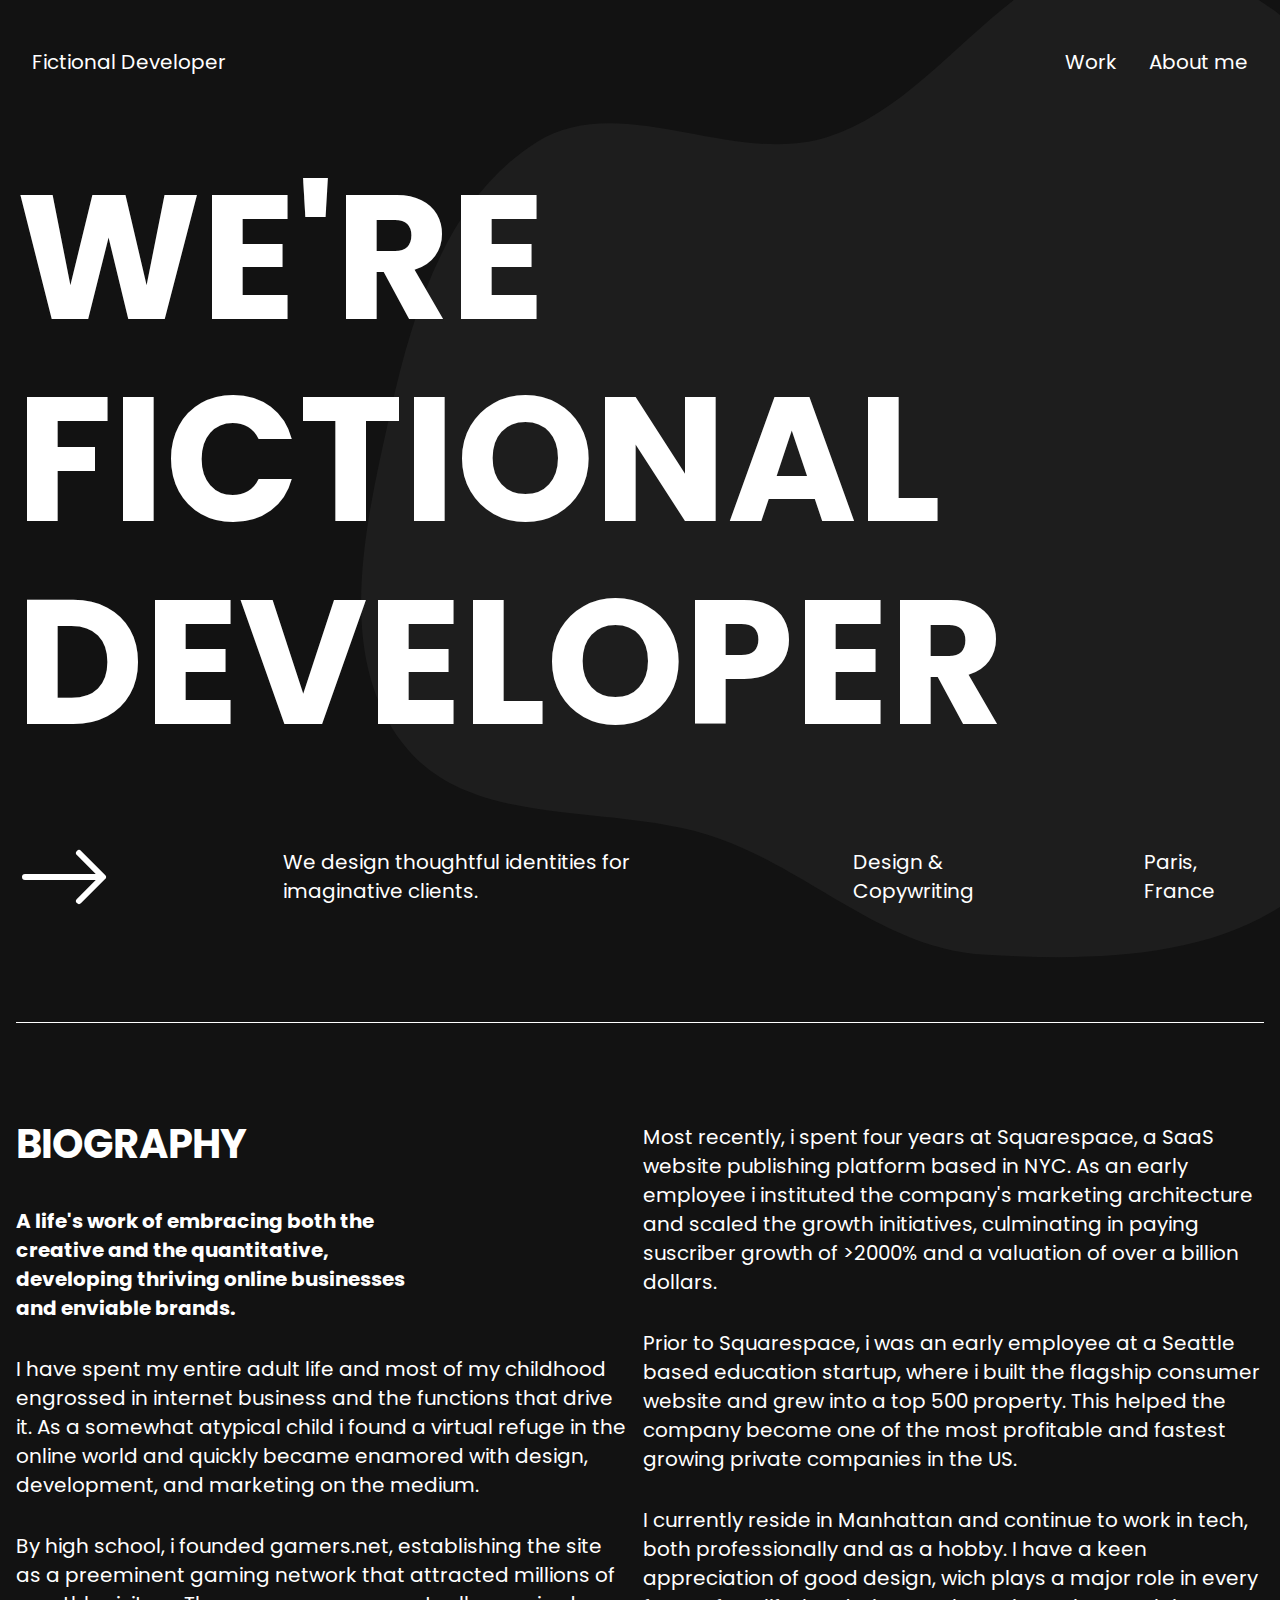
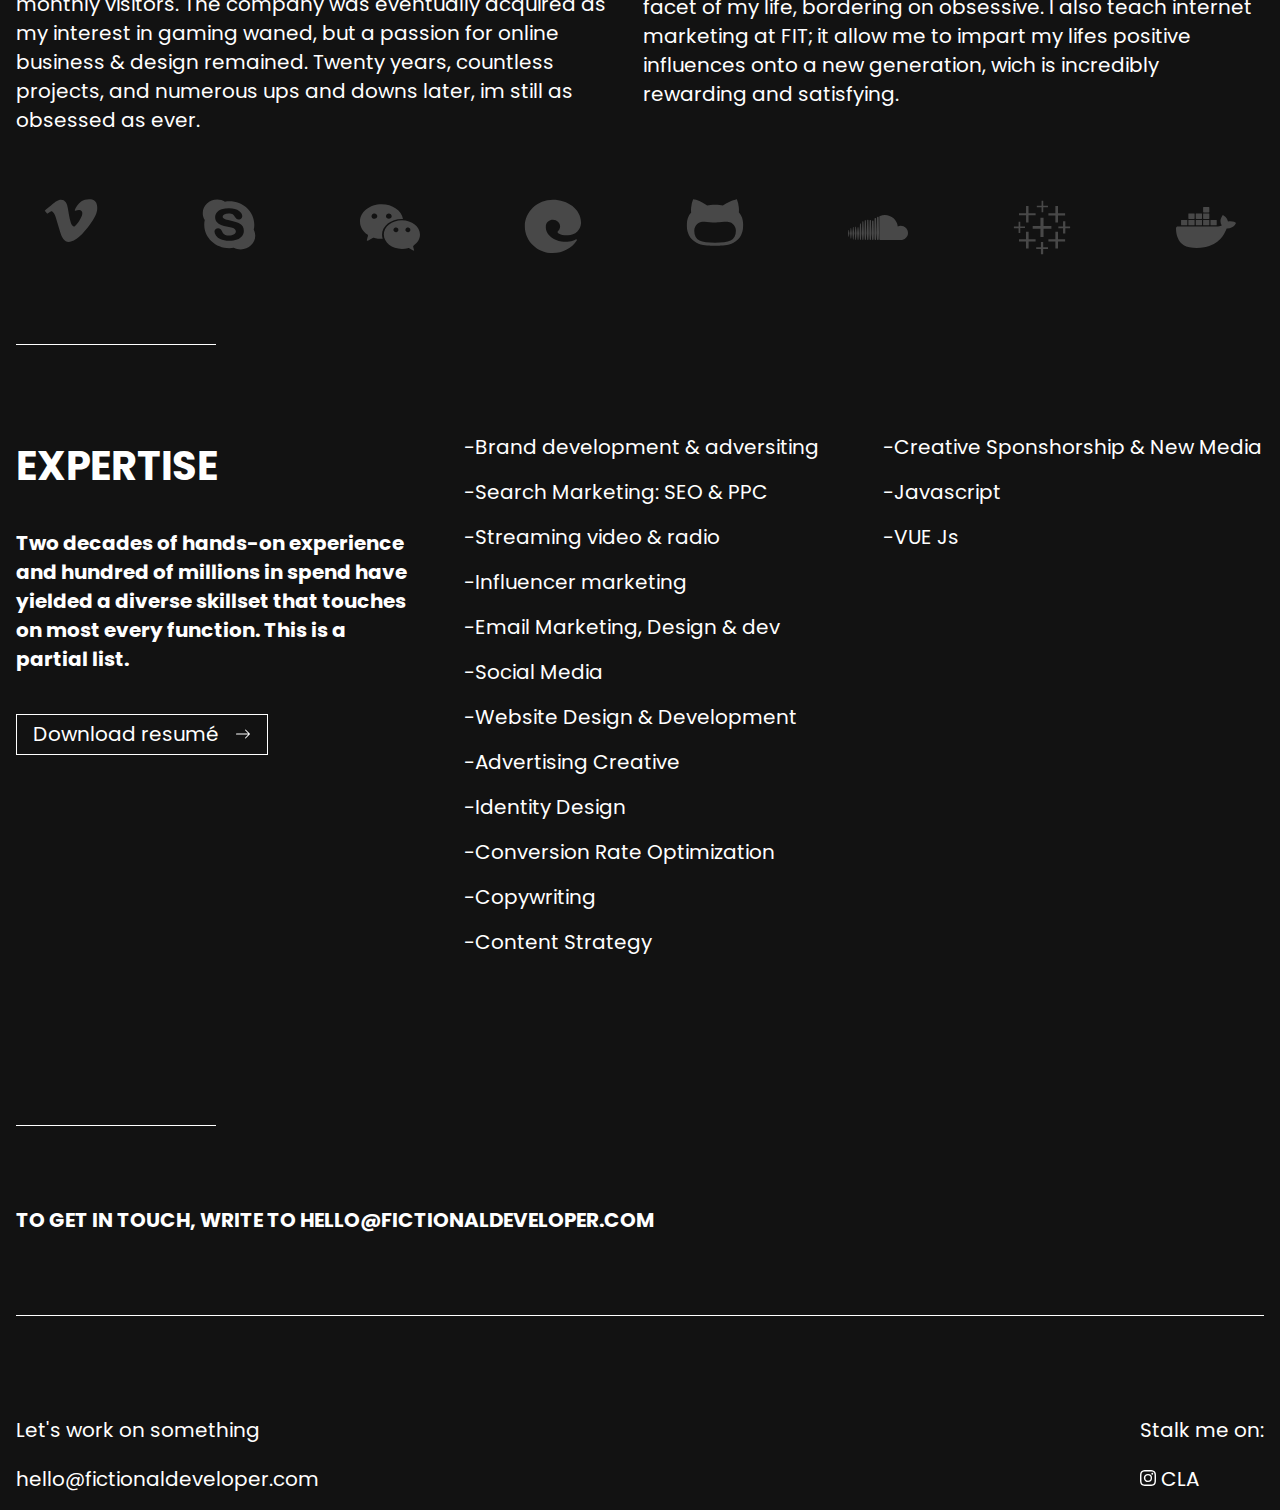
<file: index.html>
<!DOCTYPE html>
<html lang="en">

  <head>
    <meta charset="UTF-8">
    <meta http-equiv="X-UA-Compatible" content="IE=edge">
    <meta name="viewport" content="width=device-width, initial-scale=1.0">
    <title>Fictional Developer</title>

    <link rel="stylesheet" href="normalize.css">
    <link rel="stylesheet" href="style.css">

    <!-- Fonts -->
    <link rel="preconnect" href="https://fonts.googleapis.com">
    <link rel="preconnect" href="https://fonts.gstatic.com" crossorigin>
    <link href="https://fonts.googleapis.com/css2?family=Poppins:ital,wght@0,400;0,700;1,400&display=swap"
      rel="stylesheet">

  </head>

  <body>
    <!-- Section to contain the background image -->
    <div class="header-section">
      <nav class="navbar container">
        <a class="brand" href="/index.html">Fictional Developer</a>
        <div class="navbar-links">
          <a href="/projects.html">Work</a>
          <a href="/about-me.html">About me</a>
        </div>
        <span class="toggle-menu" onclick="openNav()">
          <svg xmlns="http://www.w3.org/2000/svg" width="32" height="32" fill="currentColor" class="bi bi-list"
            viewBox="0 0 16 16">
            <path fill-rule="evenodd"
              d="M2.5 12a.5.5 0 0 1 .5-.5h10a.5.5 0 0 1 0 1H3a.5.5 0 0 1-.5-.5zm0-4a.5.5 0 0 1 .5-.5h10a.5.5 0 0 1 0 1H3a.5.5 0 0 1-.5-.5zm0-4a.5.5 0 0 1 .5-.5h10a.5.5 0 0 1 0 1H3a.5.5 0 0 1-.5-.5z" />
          </svg>
        </span>
      </nav>

      <section class="header-body container">
        <span>We're Fictional Developer</span>
      </section>

      <div class="header-footer container">
        <div>
          <svg xmlns="http://www.w3.org/2000/svg" width="64" height="64" fill="currentColor" class="bi bi-arrow-down"
            viewBox="0 0 16 16">
            <path fill-rule="evenodd"
              d="M8 1a.5.5 0 0 1 .5.5v11.793l3.146-3.147a.5.5 0 0 1 .708.708l-4 4a.5.5 0 0 1-.708 0l-4-4a.5.5 0 0 1 .708-.708L7.5 13.293V1.5A.5.5 0 0 1 8 1z" />
          </svg>

          <svg xmlns="http://www.w3.org/2000/svg" width="96" height="96" fill="currentColor" class="bi bi-arrow-right"
            viewBox="0 0 16 16">
            <path fill-rule="evenodd"
              d="M1 8a.5.5 0 0 1 .5-.5h11.793l-3.147-3.146a.5.5 0 0 1 .708-.708l4 4a.5.5 0 0 1 0 .708l-4 4a.5.5 0 0 1-.708-.708L13.293 8.5H1.5A.5.5 0 0 1 1 8z" />
          </svg>
        </div>
        <div>
          <p>We design thoughtful identities for imaginative clients.</p>
        </div>
        <div>
          <p>Design & Copywriting</p>
        </div>
        <div>
          <p>Paris, France</p>
        </div>
      </div>

    </div>

    <div class="container">
      <hr class="custom-hr">
    </div>

    <section class="biography-section container">
      <div>
        <h1>Biography</h1>
        <p class="font-w-bold">A life's work of embracing both the creative and the quantitative, developing thriving
          online businesses and enviable brands.</p>
        <p>
          I have spent my entire adult life and most of my childhood engrossed in internet business and the functions
          that
          drive it. As a somewhat atypical child i found a virtual refuge in the online world and quickly became
          enamored
          with design, development, and marketing on the medium.
        </p>
        <p>
          By high school, i founded gamers.net, establishing the site as a preeminent gaming network that attracted
          millions of monthly visitors. The company was eventually acquired as my interest in gaming waned, but a
          passion
          for online business & design remained. Twenty years, countless projects, and numerous ups and downs later, im
          still as obsessed as ever.
        </p>
      </div>
      <div>
        <p>
          Most recently, i spent four years at Squarespace, a SaaS website publishing platform based in NYC. As an early
          employee i instituted the company's marketing architecture and scaled the growth initiatives, culminating in
          paying suscriber growth of >2000% and a valuation of over a billion dollars.
        </p>
        <p>

          Prior to Squarespace, i was an early employee at a Seattle based education startup, where i built the flagship
          consumer website and grew into a top 500 property. This helped the company become one of the most profitable
          and
          fastest growing private companies in the US.
        </p>
        <p>
          I currently reside in Manhattan and continue to work in tech, both professionally and as a hobby. I have a
          keen
          appreciation of good design, wich plays a major role in every facet of my life, bordering on obsessive. I also
          teach internet marketing at FIT; it allow me to impart my lifes positive influences onto a new generation,
          wich
          is
          incredibly rewarding and satisfying.
        </p>
      </div>
    </section>

    <section class="gallery-section container">

      <div>
        <a href="">
          <img src="assets/vimeo.svg" alt="">
        </a>
      </div>
      <div>
        <a href="">
          <img src="assets/skype.svg" alt="">
        </a>
      </div>
      <div>
        <a href="">
          <img src="assets/wechat.svg" alt="">
        </a>
      </div>
      <div>
        <a href="">
          <img src="assets/edge.svg" alt="">
        </a>
      </div>
      <div>
        <a href="">
          <img src="assets/octocat.svg" alt="">
        </a>
      </div>
      <div>
        <a href="">
          <img src="assets/soundcloud.svg" alt="">
        </a>
      </div>
      <div>
        <a href="">
          <img src="assets/tableau.svg" alt="">
        </a>
      </div>
      <div>
        <a href="">
          <img src="assets/docker.svg" alt="">
        </a>
      </div>
    </section>
    <div class="container">
      <hr>
    </div>
    <section class="expertise-section container">
      <div>
        <h1>Expertise</h1>
        <p class="font-w-bold">Two decades of hands-on experience and hundred of millions in spend have yielded a
          diverse
          skillset that
          touches on most every function. This is a partial list.</p>
        <button class="button">
          Download resumé
          <svg xmlns="http://www.w3.org/2000/svg" width="16" height="16" fill="currentColor" class="bi bi-arrow-right-2"
            viewBox="0 0 16 16">
            <path fill-rule="evenodd"
              d="M1 8a.5.5 0 0 1 .5-.5h11.793l-3.147-3.146a.5.5 0 0 1 .708-.708l4 4a.5.5 0 0 1 0 .708l-4 4a.5.5 0 0 1-.708-.708L13.293 8.5H1.5A.5.5 0 0 1 1 8z" />
          </svg>
        </button>
      </div>
      <div>
        <ul>
          <li>Brand development & adversiting</li>
          <li>Search Marketing: SEO & PPC</li>
          <li>Streaming video & radio</li>
          <li>Influencer marketing</li>
          <li>Email Marketing, Design & dev</li>
          <li>Social Media</li>
          <li>Website Design & Development</li>
          <li>Advertising Creative</li>
          <li>Identity Design</li>
          <li>Conversion Rate Optimization</li>
          <li>Copywriting</li>
          <li>Content Strategy</li>
        </ul>
        <ul>
          <li>Creative Sponshorship & New Media</li>
          <li>Javascript</li>
          <li>VUE Js</li>
        </ul>
      </div>
    </section>
    <div class="container">
      <hr>
    </div>
    <section class="contact-section container">
      <a href="">To get in touch, write to hello@fictionaldeveloper.com</a>
    </section>

    <div class="container">
      <hr class="custom-hr">
    </div>

    <footer class="container">
      <div>
        <p>Let's work on something</p>
        <a href="email:hello@fictionaldeveloper.com">hello@fictionaldeveloper.com</a>
      </div>
      <div>
        <p>Stalk me on:</p>
        <div class="social">
          <a href="">
            <svg xmlns="http://www.w3.org/2000/svg" width="16" height="16" fill="currentColor" class="bi bi-instagram"
              viewBox="0 0 16 16">
              <path
                d="M8 0C5.829 0 5.556.01 4.703.048 3.85.088 3.269.222 2.76.42a3.917 3.917 0 0 0-1.417.923A3.927 3.927 0 0 0 .42 2.76C.222 3.268.087 3.85.048 4.7.01 5.555 0 5.827 0 8.001c0 2.172.01 2.444.048 3.297.04.852.174 1.433.372 1.942.205.526.478.972.923 1.417.444.445.89.719 1.416.923.51.198 1.09.333 1.942.372C5.555 15.99 5.827 16 8 16s2.444-.01 3.298-.048c.851-.04 1.434-.174 1.943-.372a3.916 3.916 0 0 0 1.416-.923c.445-.445.718-.891.923-1.417.197-.509.332-1.09.372-1.942C15.99 10.445 16 10.173 16 8s-.01-2.445-.048-3.299c-.04-.851-.175-1.433-.372-1.941a3.926 3.926 0 0 0-.923-1.417A3.911 3.911 0 0 0 13.24.42c-.51-.198-1.092-.333-1.943-.372C10.443.01 10.172 0 7.998 0h.003zm-.717 1.442h.718c2.136 0 2.389.007 3.232.046.78.035 1.204.166 1.486.275.373.145.64.319.92.599.28.28.453.546.598.92.11.281.24.705.275 1.485.039.843.047 1.096.047 3.231s-.008 2.389-.047 3.232c-.035.78-.166 1.203-.275 1.485a2.47 2.47 0 0 1-.599.919c-.28.28-.546.453-.92.598-.28.11-.704.24-1.485.276-.843.038-1.096.047-3.232.047s-2.39-.009-3.233-.047c-.78-.036-1.203-.166-1.485-.276a2.478 2.478 0 0 1-.92-.598 2.48 2.48 0 0 1-.6-.92c-.109-.281-.24-.705-.275-1.485-.038-.843-.046-1.096-.046-3.233 0-2.136.008-2.388.046-3.231.036-.78.166-1.204.276-1.486.145-.373.319-.64.599-.92.28-.28.546-.453.92-.598.282-.11.705-.24 1.485-.276.738-.034 1.024-.044 2.515-.045v.002zm4.988 1.328a.96.96 0 1 0 0 1.92.96.96 0 0 0 0-1.92zm-4.27 1.122a4.109 4.109 0 1 0 0 8.217 4.109 4.109 0 0 0 0-8.217zm0 1.441a2.667 2.667 0 1 1 0 5.334 2.667 2.667 0 0 1 0-5.334z" />
            </svg>
            CLA</a>
        </div>
      </div>
    </footer>
    <!-- The overlay -->
    <div id="overlay">

      <!-- Button to close the overlay navigation -->
      <button class="closebtn" onclick="closeNav()">&times;</button>

      <!-- Overlay content -->
      <div class="overlay-content">
        <a href="/projects.html">Work</a>
        <a href="/about-me.html">About me</a>
      </div>

    </div>

    <script>
      function openNav() {
        document.getElementById("overlay").style.height = "100%"
      }

      function closeNav() {
        document.getElementById("overlay").style.height = "0"
      }
    </script>

  </body>

</html>
</file>
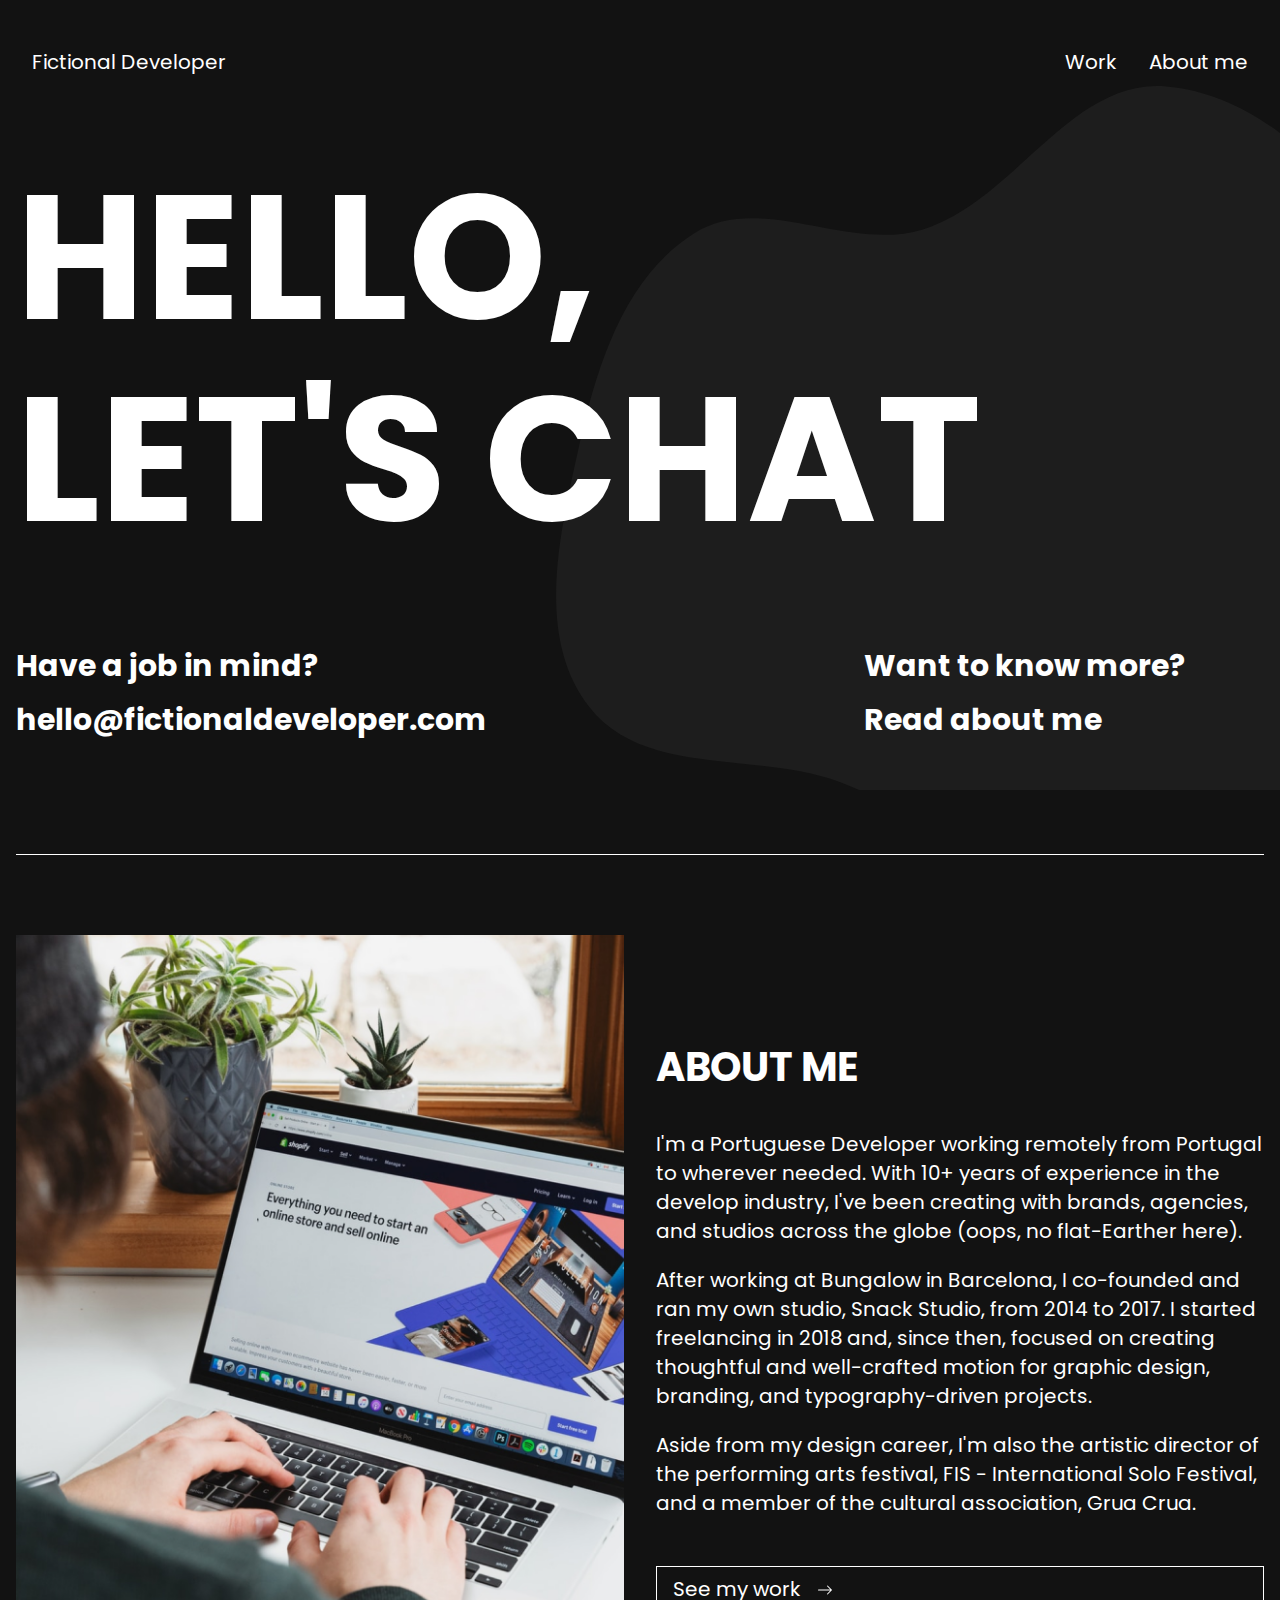
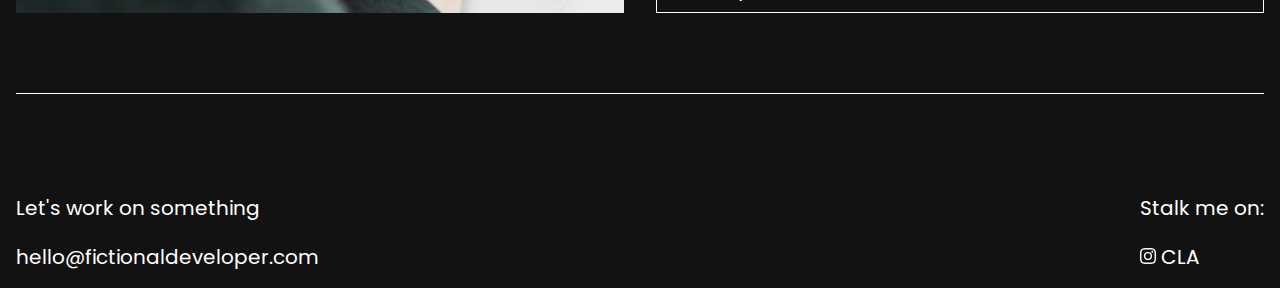
<file: about-me.html>
<!DOCTYPE html>
<html lang="en">

  <head>
    <meta charset="UTF-8">
    <meta http-equiv="X-UA-Compatible" content="IE=edge">
    <meta name="viewport" content="width=device-width, initial-scale=1.0">
    <title>About me - Fictional Developer</title>

    <link rel="stylesheet" href="normalize.css">
    <link rel="stylesheet" href="style.css">

    <!-- Fonts -->
    <link rel="preconnect" href="https://fonts.googleapis.com">
    <link rel="preconnect" href="https://fonts.gstatic.com" crossorigin>
    <link href="https://fonts.googleapis.com/css2?family=Poppins:ital,wght@0,400;0,700;1,400&display=swap"
      rel="stylesheet">

  </head>

  <body>
    <!-- Section to contain the background image -->
    <div class="header-section header-background-2">
      <nav class="navbar container">
        <a class="brand" href="/index.html">Fictional Developer</a>
        <div class="navbar-links">
          <a href="/projects.html">Work</a>
          <a href="/about-me.html">About me</a>
        </div>
        <span class="toggle-menu" onclick="openNav()">
          <svg xmlns="http://www.w3.org/2000/svg" width="32" height="32" fill="currentColor" class="bi bi-list"
            viewBox="0 0 16 16">
            <path fill-rule="evenodd"
              d="M2.5 12a.5.5 0 0 1 .5-.5h10a.5.5 0 0 1 0 1H3a.5.5 0 0 1-.5-.5zm0-4a.5.5 0 0 1 .5-.5h10a.5.5 0 0 1 0 1H3a.5.5 0 0 1-.5-.5zm0-4a.5.5 0 0 1 .5-.5h10a.5.5 0 0 1 0 1H3a.5.5 0 0 1-.5-.5z" />
          </svg>
        </span>
      </nav>

      <section class="header-body container">
        <span style="display: block;">Hello, </span>
        <span>Let's Chat</span>
      </section>

      <section class="header-footer container">
        <div style="align-self: flex-start; overflow-wrap: anywhere;">
          <a href="">
            <h2>Have a job in mind?</h2>
            <h2>hello@fictionaldeveloper.com</h2>
          </a>
        </div>
        <div>
          <a href="">
            <h2>Want to know more?</h2>
            <h2>Read about me</h2>
          </a>
        </div>
      </section>
    </div>

    <div class="container">
      <hr class="custom-hr">
    </div>

    <section class="aboutMe-section container">
      <div>
        <img class="responsive-image" style="vertical-align: bottom;" src="assets/about-me.png" alt="">
      </div>
      <div>
        <h1>About me</h1>
        <p>
          I'm a Portuguese Developer working remotely from Portugal to wherever needed. With 10+ years of experience in
          the develop industry, I've been creating with brands, agencies, and studios across the globe (oops, no
          flat-Earther here).
        </p>
        <p>
          After working at Bungalow in Barcelona, I co-founded and ran my own studio, Snack Studio, from 2014 to 2017. I
          started freelancing in 2018 and, since then, focused on creating thoughtful and well-crafted motion for
          graphic
          design, branding, and typography-driven projects.
        </p>
        <p>
          Aside from my design career, I'm also the artistic director of the performing arts festival, FIS -
          International
          Solo Festival, and a member of the cultural association, Grua Crua.
        </p>
        <a class="button">
          See my work
          <svg xmlns="http://www.w3.org/2000/svg" width="16" height="16" fill="currentColor" class="bi bi-arrow-right-2"
            viewBox="0 0 16 16">
            <path fill-rule="evenodd"
              d="M1 8a.5.5 0 0 1 .5-.5h11.793l-3.147-3.146a.5.5 0 0 1 .708-.708l4 4a.5.5 0 0 1 0 .708l-4 4a.5.5 0 0 1-.708-.708L13.293 8.5H1.5A.5.5 0 0 1 1 8z" />
          </svg>
        </a>
      </div>
    </section>

    <div class="container">
      <hr class="custom-hr">
    </div>

    <footer class="container">
      <div>
        <p>Let's work on something</p>
        <a href="email:hello@fictionaldeveloper.com">hello@fictionaldeveloper.com</a>
      </div>
      <div>
        <p>Stalk me on:</p>
        <div class="social">
          <a href="">
            <svg xmlns="http://www.w3.org/2000/svg" width="16" height="16" fill="currentColor" class="bi bi-instagram"
              viewBox="0 0 16 16">
              <path
                d="M8 0C5.829 0 5.556.01 4.703.048 3.85.088 3.269.222 2.76.42a3.917 3.917 0 0 0-1.417.923A3.927 3.927 0 0 0 .42 2.76C.222 3.268.087 3.85.048 4.7.01 5.555 0 5.827 0 8.001c0 2.172.01 2.444.048 3.297.04.852.174 1.433.372 1.942.205.526.478.972.923 1.417.444.445.89.719 1.416.923.51.198 1.09.333 1.942.372C5.555 15.99 5.827 16 8 16s2.444-.01 3.298-.048c.851-.04 1.434-.174 1.943-.372a3.916 3.916 0 0 0 1.416-.923c.445-.445.718-.891.923-1.417.197-.509.332-1.09.372-1.942C15.99 10.445 16 10.173 16 8s-.01-2.445-.048-3.299c-.04-.851-.175-1.433-.372-1.941a3.926 3.926 0 0 0-.923-1.417A3.911 3.911 0 0 0 13.24.42c-.51-.198-1.092-.333-1.943-.372C10.443.01 10.172 0 7.998 0h.003zm-.717 1.442h.718c2.136 0 2.389.007 3.232.046.78.035 1.204.166 1.486.275.373.145.64.319.92.599.28.28.453.546.598.92.11.281.24.705.275 1.485.039.843.047 1.096.047 3.231s-.008 2.389-.047 3.232c-.035.78-.166 1.203-.275 1.485a2.47 2.47 0 0 1-.599.919c-.28.28-.546.453-.92.598-.28.11-.704.24-1.485.276-.843.038-1.096.047-3.232.047s-2.39-.009-3.233-.047c-.78-.036-1.203-.166-1.485-.276a2.478 2.478 0 0 1-.92-.598 2.48 2.48 0 0 1-.6-.92c-.109-.281-.24-.705-.275-1.485-.038-.843-.046-1.096-.046-3.233 0-2.136.008-2.388.046-3.231.036-.78.166-1.204.276-1.486.145-.373.319-.64.599-.92.28-.28.546-.453.92-.598.282-.11.705-.24 1.485-.276.738-.034 1.024-.044 2.515-.045v.002zm4.988 1.328a.96.96 0 1 0 0 1.92.96.96 0 0 0 0-1.92zm-4.27 1.122a4.109 4.109 0 1 0 0 8.217 4.109 4.109 0 0 0 0-8.217zm0 1.441a2.667 2.667 0 1 1 0 5.334 2.667 2.667 0 0 1 0-5.334z" />
            </svg>
            CLA</a>
        </div>
      </div>
    </footer>
    <!-- The overlay -->
    <div id="overlay">

      <!-- Button to close the overlay navigation -->
      <button class="closebtn" onclick="closeNav()">&times;</button>

      <!-- Overlay content -->
      <div class="overlay-content">
        <a href="/projects.html">Work</a>
        <a href="/about-me.html">About me</a>
      </div>

    </div>

  </body>

</html>
</file>
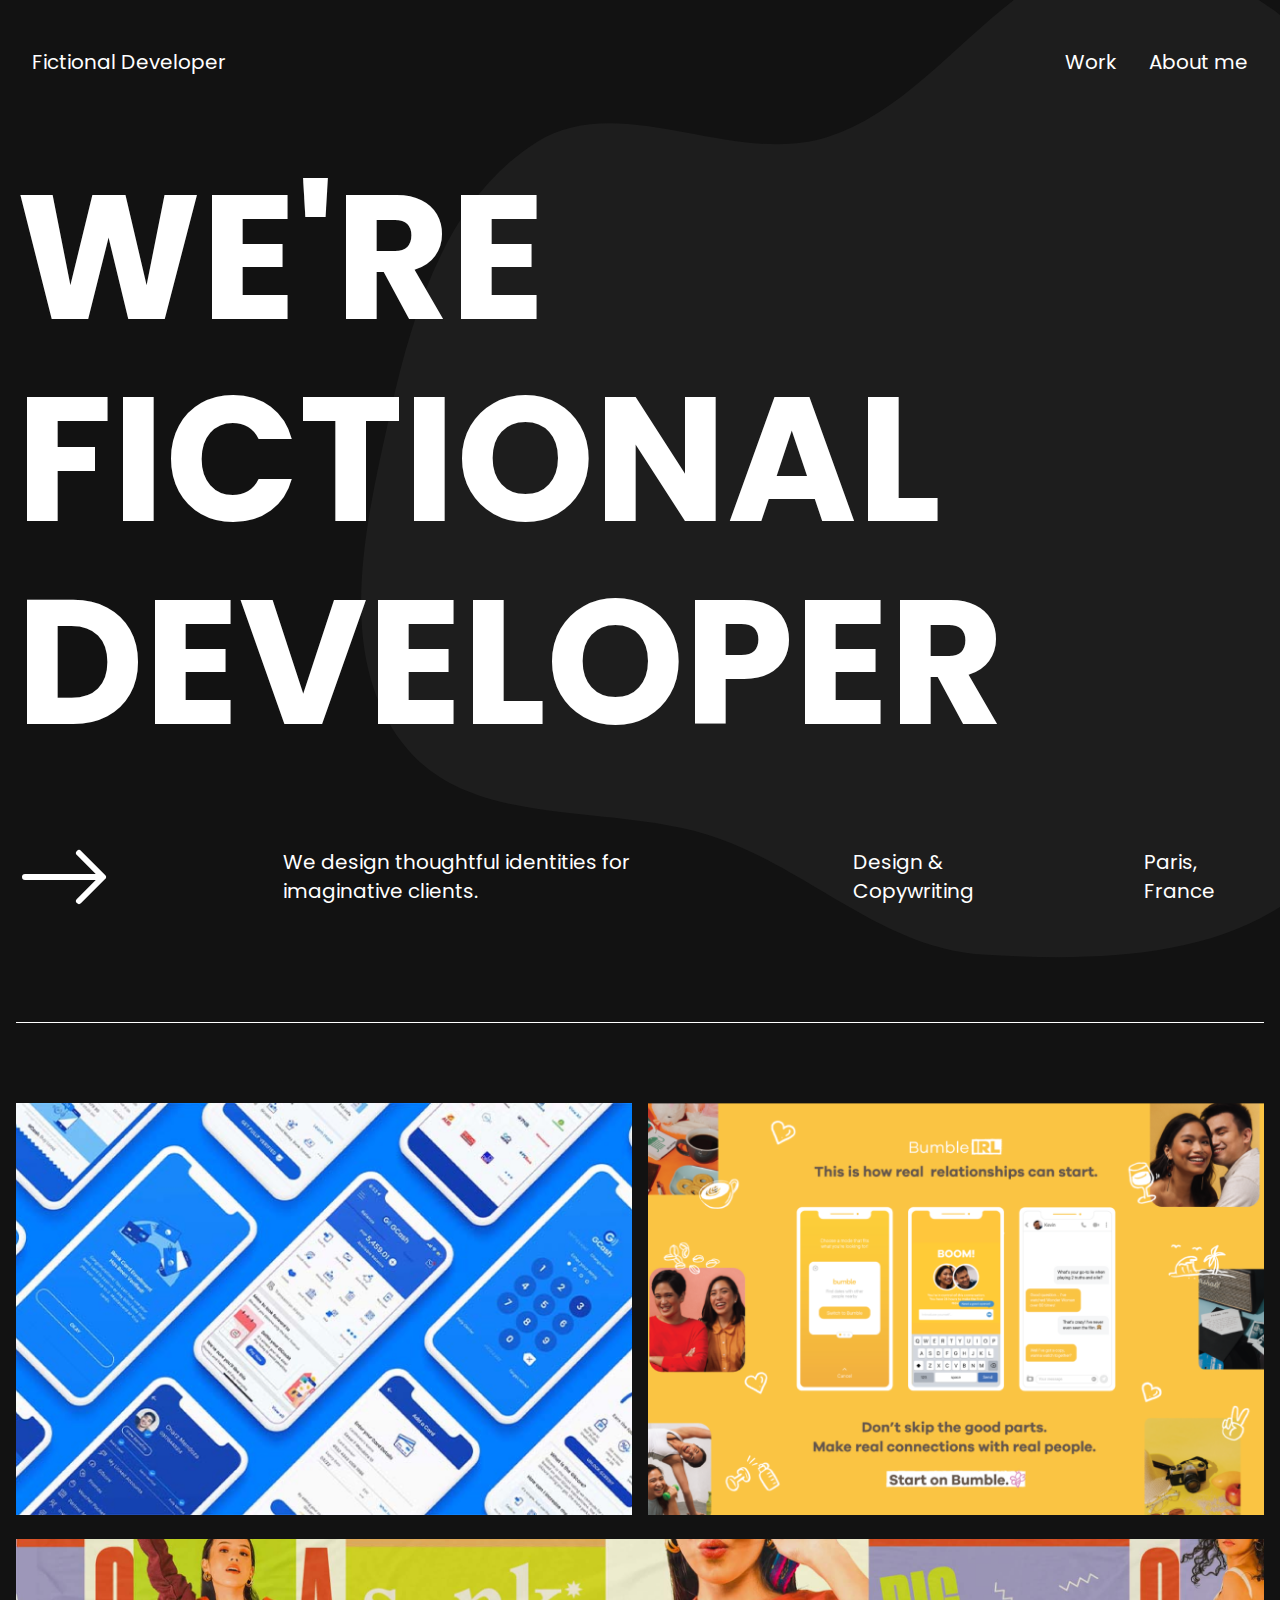
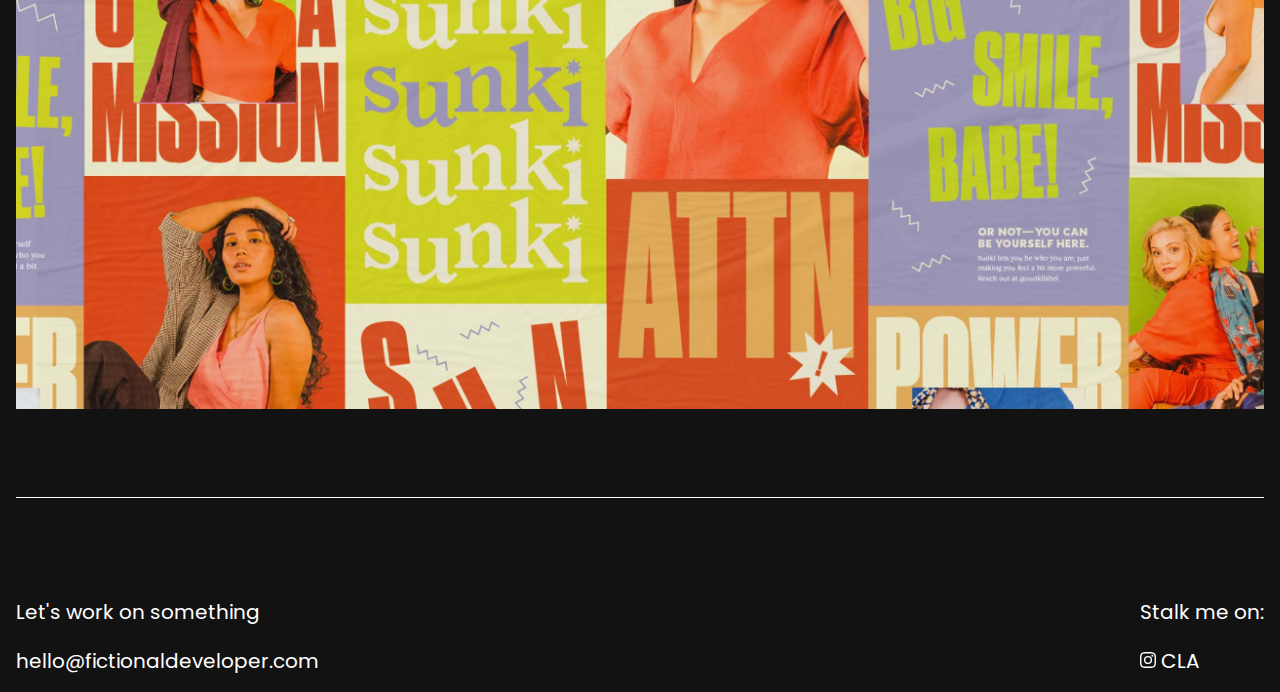
<file: projects.html>
<!DOCTYPE html>
<html lang="en">

  <head>
    <meta charset="UTF-8">
    <meta http-equiv="X-UA-Compatible" content="IE=edge">
    <meta name="viewport" content="width=device-width, initial-scale=1.0">
    <title>Projects - Fictional Developer</title>

    <link rel="stylesheet" href="normalize.css">
    <link rel="stylesheet" href="style.css">

    <!-- Fonts -->
    <link rel="preconnect" href="https://fonts.googleapis.com">
    <link rel="preconnect" href="https://fonts.gstatic.com" crossorigin>
    <link href="https://fonts.googleapis.com/css2?family=Poppins:ital,wght@0,400;0,700;1,400&display=swap"
      rel="stylesheet">

  </head>

  <body>
    <!-- Section to contain the background image -->
    <div class="header-section">
      <nav class="navbar container">
        <a class="brand" href="/index.html">Fictional Developer</a>
        <div class="navbar-links">
          <a href="/projects.html">Work</a>
          <a href="/about-me.html">About me</a>
        </div>
        <span class="toggle-menu" onclick="openNav()">
          <svg xmlns="http://www.w3.org/2000/svg" width="32" height="32" fill="currentColor" class="bi bi-list"
            viewBox="0 0 16 16">
            <path fill-rule="evenodd"
              d="M2.5 12a.5.5 0 0 1 .5-.5h10a.5.5 0 0 1 0 1H3a.5.5 0 0 1-.5-.5zm0-4a.5.5 0 0 1 .5-.5h10a.5.5 0 0 1 0 1H3a.5.5 0 0 1-.5-.5zm0-4a.5.5 0 0 1 .5-.5h10a.5.5 0 0 1 0 1H3a.5.5 0 0 1-.5-.5z" />
          </svg>
        </span>
      </nav>

      <section class="header-body container">
        <span>We're Fictional Developer</span>
      </section>
      <div class="header-footer container">
        <div>
          <svg xmlns="http://www.w3.org/2000/svg" width="64" height="64" fill="currentColor" class="bi bi-arrow-down"
            viewBox="0 0 16 16">
            <path fill-rule="evenodd"
              d="M8 1a.5.5 0 0 1 .5.5v11.793l3.146-3.147a.5.5 0 0 1 .708.708l-4 4a.5.5 0 0 1-.708 0l-4-4a.5.5 0 0 1 .708-.708L7.5 13.293V1.5A.5.5 0 0 1 8 1z" />
          </svg>

          <svg xmlns="http://www.w3.org/2000/svg" width="96" height="96" fill="currentColor" class="bi bi-arrow-right"
            viewBox="0 0 16 16">
            <path fill-rule="evenodd"
              d="M1 8a.5.5 0 0 1 .5-.5h11.793l-3.147-3.146a.5.5 0 0 1 .708-.708l4 4a.5.5 0 0 1 0 .708l-4 4a.5.5 0 0 1-.708-.708L13.293 8.5H1.5A.5.5 0 0 1 1 8z" />
          </svg>
        </div>
        <div>
          <p>We design thoughtful identities for imaginative clients.</p>
        </div>
        <div>
          <p>Design & Copywriting</p>
        </div>
        <div>
          <p>Paris, France</p>
        </div>
      </div>
    </div>


    <div class="container">
      <hr class="custom-hr">
    </div>

    <section class="projects-section container">
      <div>
        <div>
          <a href="bootstrap/gcash.html">
            <img class="responsive-image" src="assets/project-1.png" alt="">
          </a>
        </div>
        <div>
          <a href="bootstrap/bumble.html">
            <img class="responsive-image" src="assets/project-2.png" alt="">
          </a>
        </div>
      </div>
      <div>
        <a href="#">
          <img class="responsive-image" src="assets/project-3.png" alt="">
        </a>
      </div>
    </section>

    <div class="container">
      <hr class="custom-hr">
    </div>

    <footer class="container">
      <div>
        <p>Let's work on something</p>
        <a href="email:hello@fictionaldeveloper.com">hello@fictionaldeveloper.com</a>
      </div>
      <div>
        <p>Stalk me on:</p>
        <div class="social">
          <a href="">
            <svg xmlns="http://www.w3.org/2000/svg" width="16" height="16" fill="currentColor" class="bi bi-instagram"
              viewBox="0 0 16 16">
              <path
                d="M8 0C5.829 0 5.556.01 4.703.048 3.85.088 3.269.222 2.76.42a3.917 3.917 0 0 0-1.417.923A3.927 3.927 0 0 0 .42 2.76C.222 3.268.087 3.85.048 4.7.01 5.555 0 5.827 0 8.001c0 2.172.01 2.444.048 3.297.04.852.174 1.433.372 1.942.205.526.478.972.923 1.417.444.445.89.719 1.416.923.51.198 1.09.333 1.942.372C5.555 15.99 5.827 16 8 16s2.444-.01 3.298-.048c.851-.04 1.434-.174 1.943-.372a3.916 3.916 0 0 0 1.416-.923c.445-.445.718-.891.923-1.417.197-.509.332-1.09.372-1.942C15.99 10.445 16 10.173 16 8s-.01-2.445-.048-3.299c-.04-.851-.175-1.433-.372-1.941a3.926 3.926 0 0 0-.923-1.417A3.911 3.911 0 0 0 13.24.42c-.51-.198-1.092-.333-1.943-.372C10.443.01 10.172 0 7.998 0h.003zm-.717 1.442h.718c2.136 0 2.389.007 3.232.046.78.035 1.204.166 1.486.275.373.145.64.319.92.599.28.28.453.546.598.92.11.281.24.705.275 1.485.039.843.047 1.096.047 3.231s-.008 2.389-.047 3.232c-.035.78-.166 1.203-.275 1.485a2.47 2.47 0 0 1-.599.919c-.28.28-.546.453-.92.598-.28.11-.704.24-1.485.276-.843.038-1.096.047-3.232.047s-2.39-.009-3.233-.047c-.78-.036-1.203-.166-1.485-.276a2.478 2.478 0 0 1-.92-.598 2.48 2.48 0 0 1-.6-.92c-.109-.281-.24-.705-.275-1.485-.038-.843-.046-1.096-.046-3.233 0-2.136.008-2.388.046-3.231.036-.78.166-1.204.276-1.486.145-.373.319-.64.599-.92.28-.28.546-.453.92-.598.282-.11.705-.24 1.485-.276.738-.034 1.024-.044 2.515-.045v.002zm4.988 1.328a.96.96 0 1 0 0 1.92.96.96 0 0 0 0-1.92zm-4.27 1.122a4.109 4.109 0 1 0 0 8.217 4.109 4.109 0 0 0 0-8.217zm0 1.441a2.667 2.667 0 1 1 0 5.334 2.667 2.667 0 0 1 0-5.334z" />
            </svg>
            CLA</a>
        </div>
      </div>
    </footer>
    <!-- The overlay -->
    <div id="overlay">

      <!-- Button to close the overlay navigation -->
      <button class="closebtn" onclick="closeNav()">&times;</button>

      <!-- Overlay content -->
      <div class="overlay-content">
        <a href="/projects.html">Work</a>
        <a href="/about-me.html">About me</a>
      </div>

    </div>

  </body>

</html>
</file>
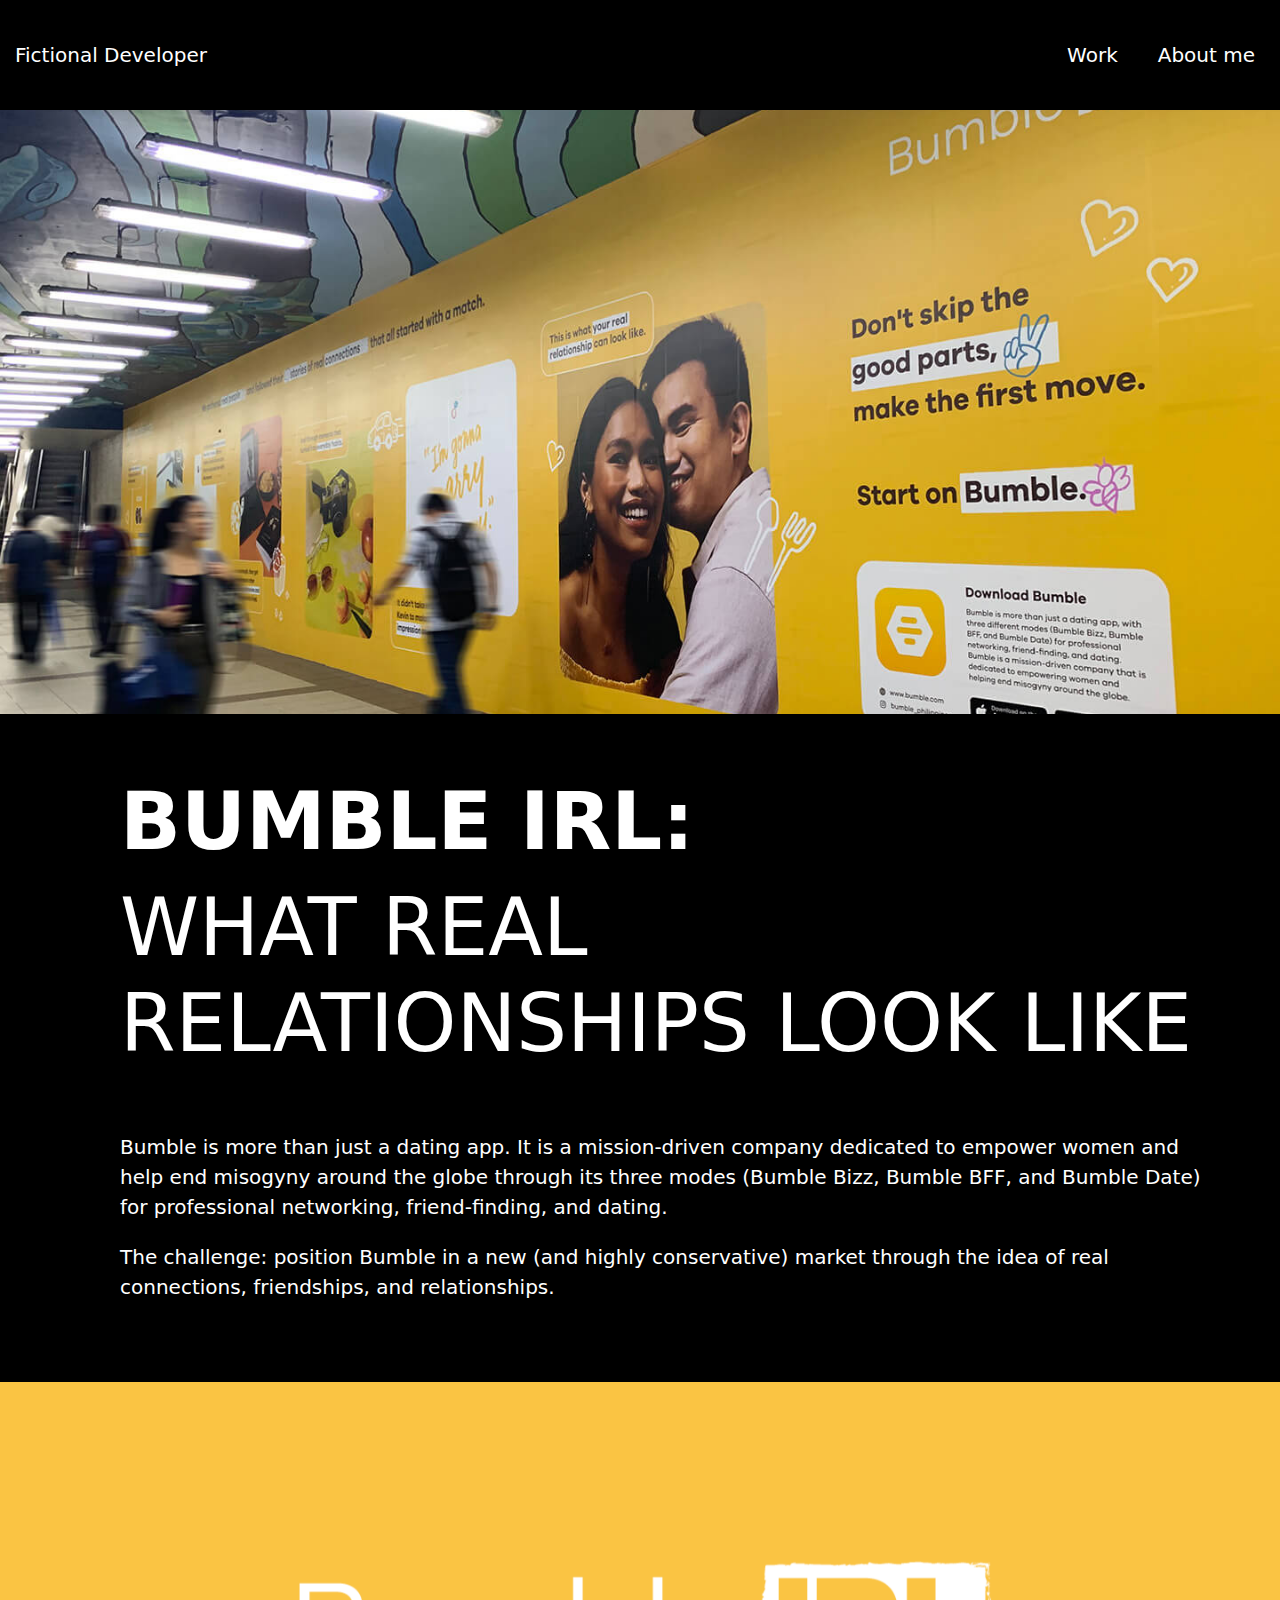
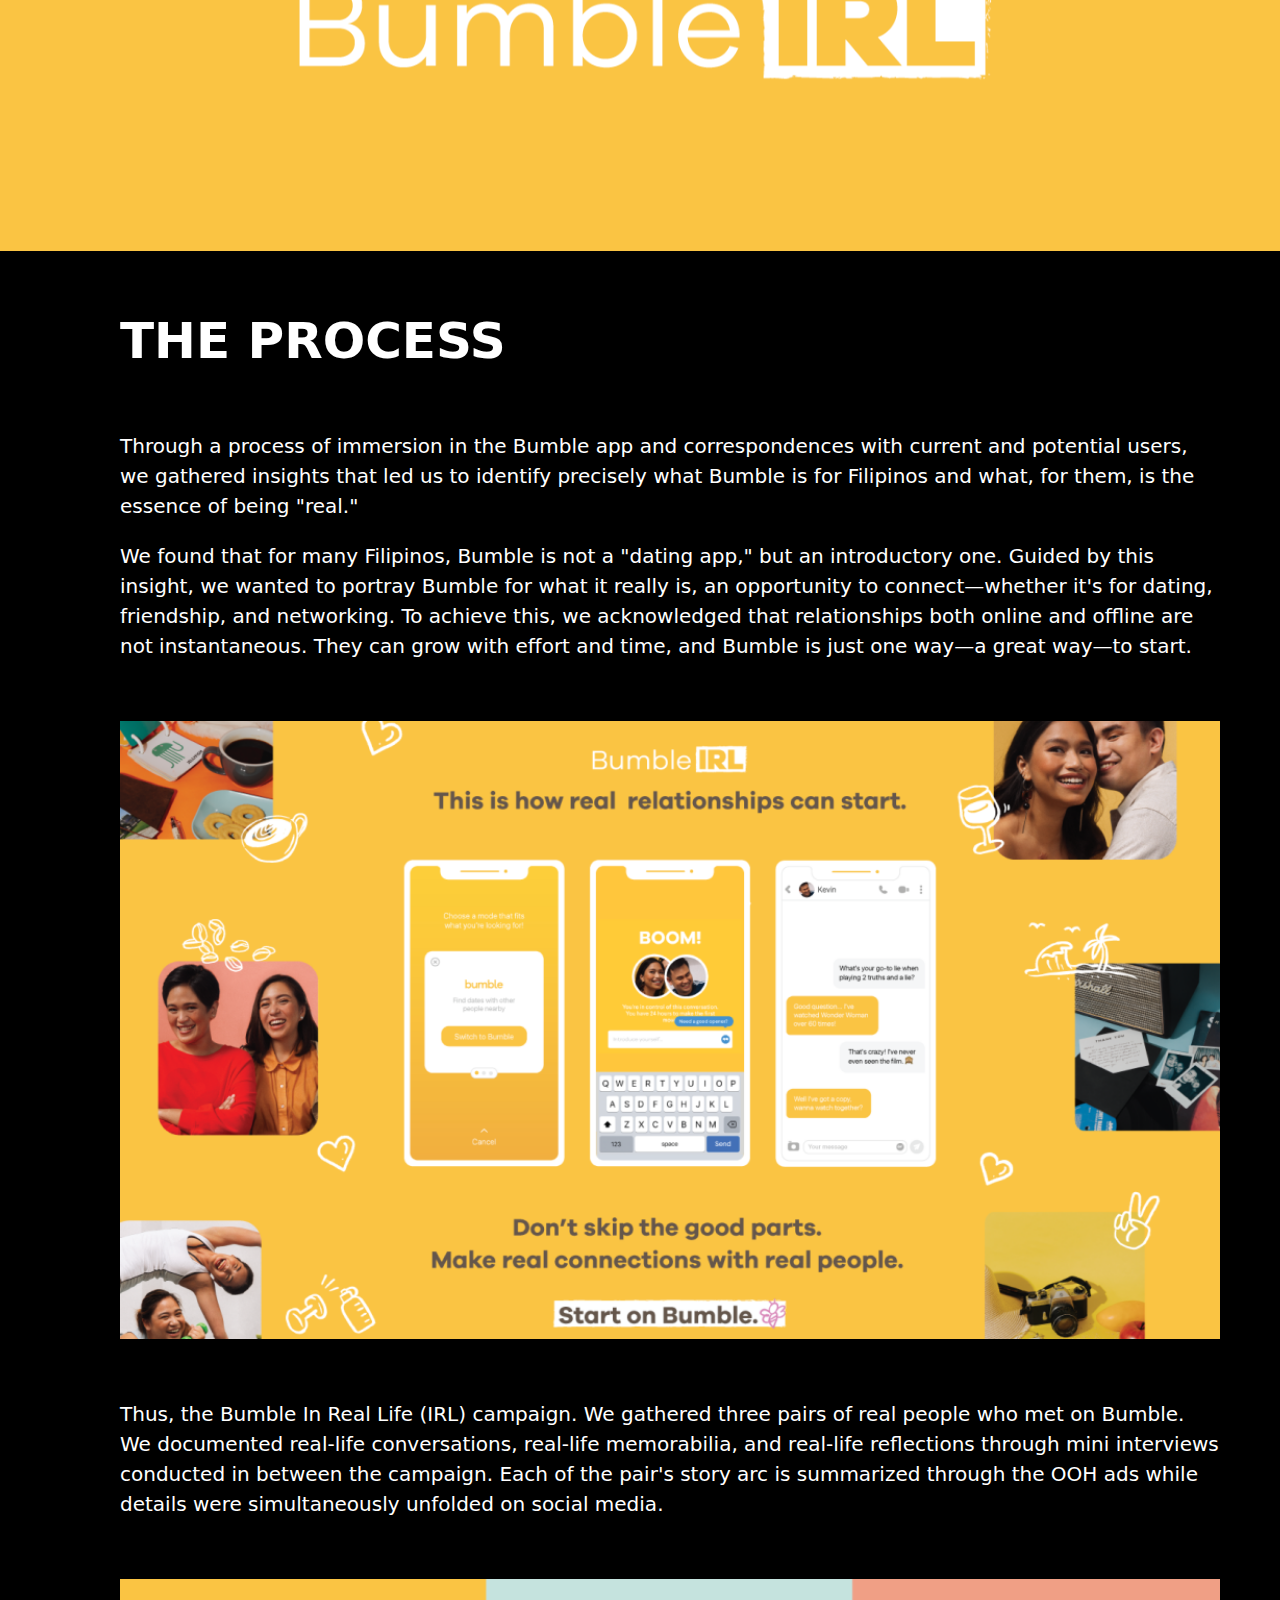
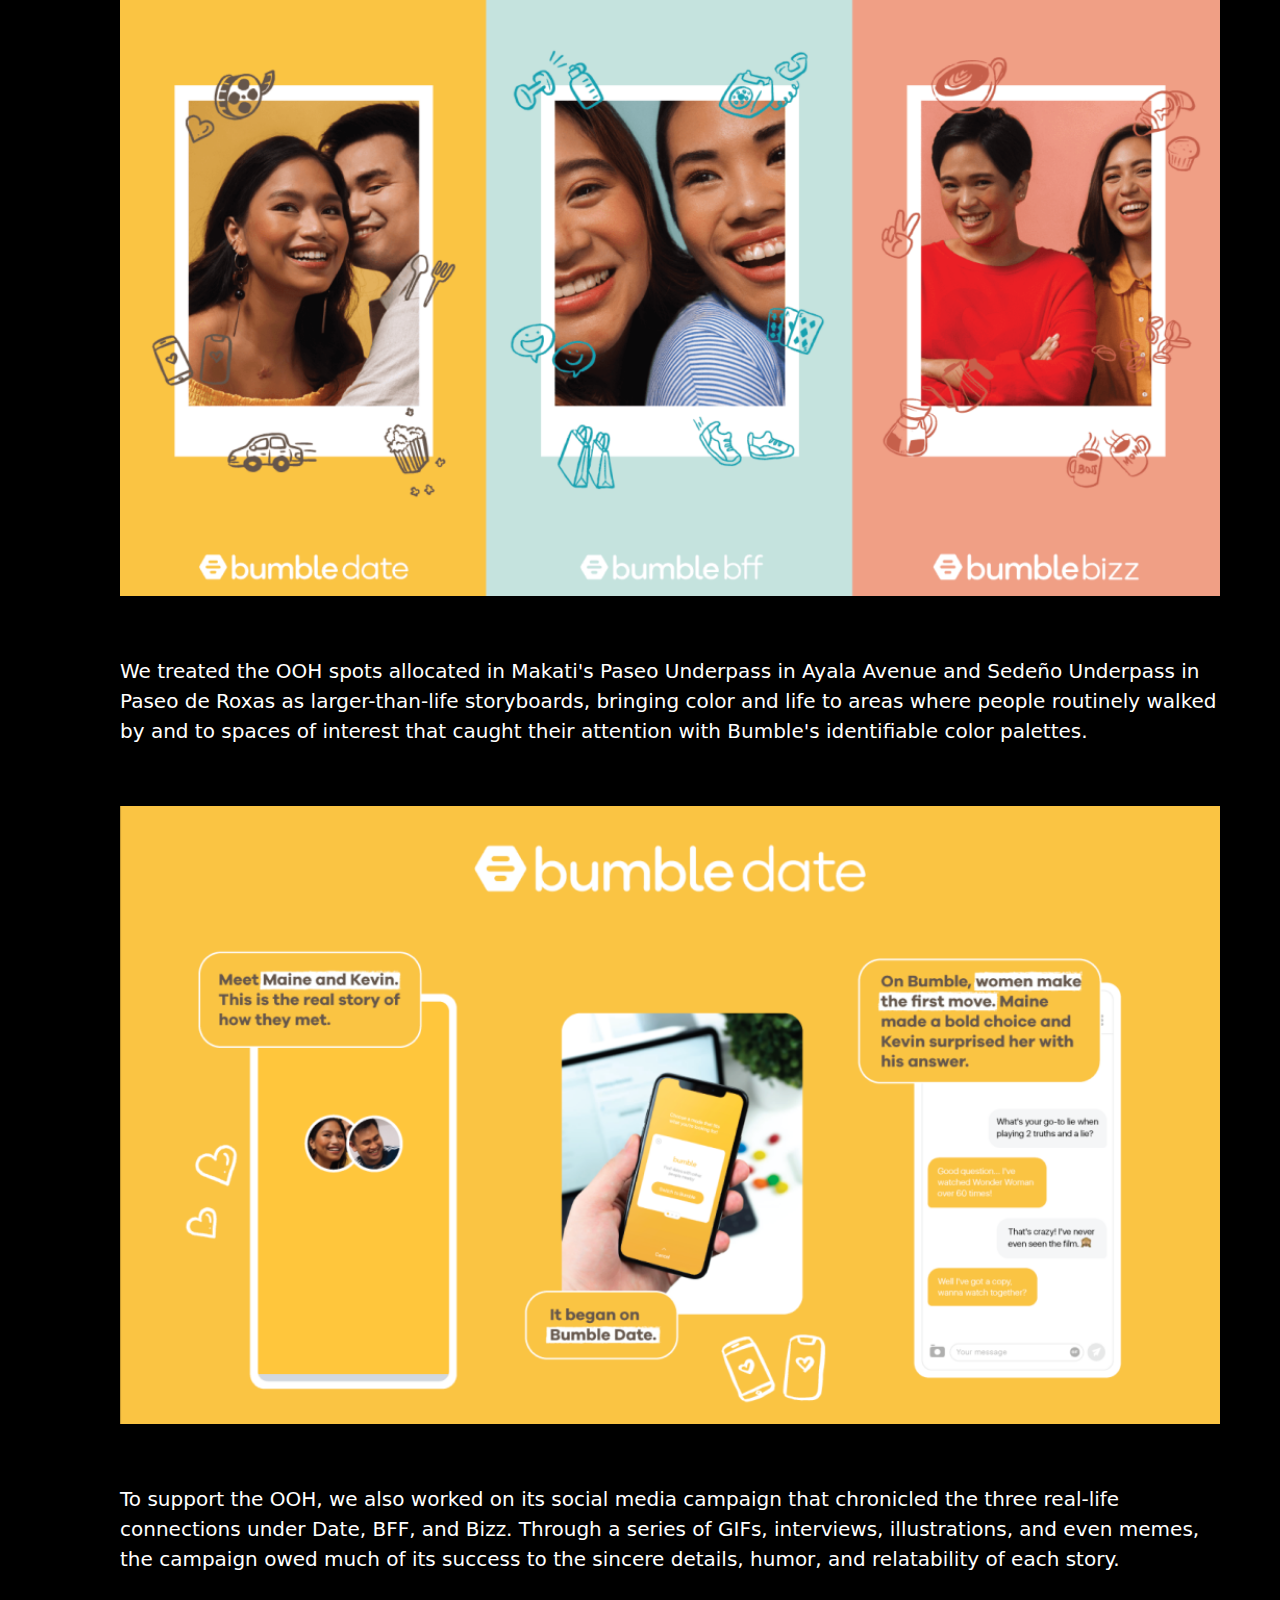
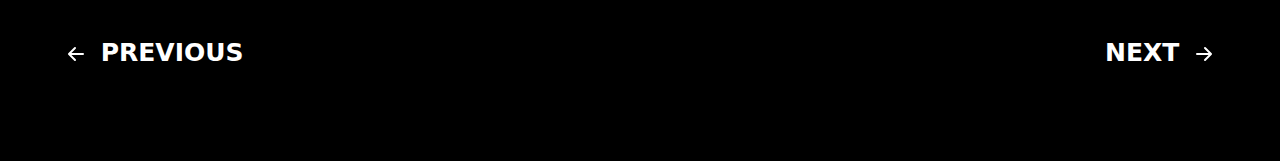
<file: bootstrap/bumble.html>
<!DOCTYPE html>
<html lang="en">

  <head>
    <meta charset="UTF-8">
    <meta http-equiv="X-UA-Compatible" content="IE=edge">
    <meta name="viewport" content="width=device-width, initial-scale=1.0">
    <title>Bumble</title>

    <!-- Fonts -->
    <link rel="preconnect" href="https://fonts.googleapis.com">
    <link rel="preconnect" href="https://fonts.gstatic.com" crossorigin>
    <link href="https://fonts.googleapis.com/css2?family=Poppins:ital,wght@0,400;0,700;1,400&display=swap"
      rel="stylesheet">

    <!-- Linking to the compiled css file -->
    <link rel="stylesheet" href="css/main.min.css">

    <!-- Paste CDN Link here -->
    <!-- Bootstrap JS bundle -->
    <script src="https://cdn.jsdelivr.net/npm/bootstrap@5.1.3/dist/js/bootstrap.bundle.min.js"
      integrity="sha384-ka7Sk0Gln4gmtz2MlQnikT1wXgYsOg+OMhuP+IlRH9sENBO0LRn5q+8nbTov4+1p"
      crossorigin="anonymous"></script>
  </head>

  <body class="bg-black text-white">
    <nav class="container-lg navbar navbar-expand-lg py-4 px-lg-0">
      <div class="container-fluid">
        <a class="navbar-brand text-white" href="../index.html">Fictional Developer</a>
        <button class="navbar-toggler px-0" type="button" data-bs-toggle="collapse"
          data-bs-target="#navbarSupportedContent" aria-controls="navbarSupportedContent" aria-expanded="false"
          aria-label="Toggle navigation">
          <svg xmlns="http://www.w3.org/2000/svg" width="32" height="32" fill="#fff" class="bi bi-list"
            viewBox="0 0 16 16">
            <path fill-rule="evenodd"
              d="M2.5 12a.5.5 0 0 1 .5-.5h10a.5.5 0 0 1 0 1H3a.5.5 0 0 1-.5-.5zm0-4a.5.5 0 0 1 .5-.5h10a.5.5 0 0 1 0 1H3a.5.5 0 0 1-.5-.5zm0-4a.5.5 0 0 1 .5-.5h10a.5.5 0 0 1 0 1H3a.5.5 0 0 1-.5-.5z" />
          </svg>
        </button>
        <div class="collapse navbar-collapse" id="navbarSupportedContent">
          <ul class="navbar-nav ms-auto mb-2 mb-lg-0">
            <li class="nav-item me-3">
              <a class="nav-link active" aria-current="page" href="../projects.html">Work</a>
            </li>
            <li class="nav-item">
              <a class="nav-link" href="../about-me.html">About me</a>
            </li>
          </ul>
        </div>
      </div>
    </nav>

    <section class="container-lg px-0">
      <img class="img-fluid" src="assets/p2-1.png" alt="">
    </section>

    <section class="container-lg py-4 p-sm-5">
      <div class="ps-lg-5">
        <h1 class="display-3 text-uppercase fw-bold ">Bumble IRL:</h1>
        <h2 class="display-3 text-uppercase ">WHAT REAL RELATIONSHIPS LOOK LIKE</h2>
        <div class=" mt-5">
          <p>
            Bumble is more than just a dating app. It is a mission-driven company dedicated to empower women and help
            end
            misogyny around the globe through its three modes (Bumble Bizz, Bumble BFF, and Bumble Date) for
            professional
            networking, friend-finding, and dating.
          </p>
          <p>
            The challenge: position Bumble in a new (and highly conservative) market through the idea of real
            connections,
            friendships, and relationships.
          </p>
        </div>
      </div>
    </section>

    <section class="container-lg px-0">
      <img class="img-fluid" src="assets/p2-2.png" alt="">
    </section>

    <section class="container-lg py-5 p-sm-5">
      <div class="ps-lg-5">
        <h1 class="display-6 text-uppercase fw-bold">The Process</h1>
        <div class="mt-5">
          <p class="">
            Through a process of immersion in the Bumble app and correspondences with current and potential users, we
            gathered insights that led us to identify precisely what Bumble is for Filipinos and what, for them, is the
            essence of being "real."
          </p>
          <p>
            We found that for many Filipinos, Bumble is not a "dating app," but an introductory one. Guided by this
            insight, we wanted to portray Bumble for what it really is, an opportunity to connect—whether it's for
            dating,
            friendship, and networking. To achieve this, we acknowledged that relationships both online and offline are
            not instantaneous. They can grow with effort and time, and Bumble is just one way—a great way—to start.
          </p>
        </div>

        <div class="my-5">
          <img class="img-fluid w-100" src="assets/p2-3.png" alt="">
        </div>

        <p class="">
          Thus, the Bumble In Real Life (IRL) campaign. We gathered three pairs of real people who met on Bumble. We
          documented real-life conversations, real-life memorabilia, and real-life reflections through mini interviews
          conducted in between the campaign. Each of the pair's story arc is summarized through the OOH ads while
          details
          were simultaneously unfolded on social media.
        </p>

        <div class="my-5">
          <img class="img-fluid w-100" src="assets/p2-4.png" alt="">
        </div>

        <p>
          We treated the OOH spots allocated in Makati's Paseo Underpass in Ayala Avenue and Sedeño Underpass in Paseo
          de
          Roxas as larger-than-life storyboards, bringing color and life to areas where people routinely walked by and
          to
          spaces of interest that caught their attention with Bumble's identifiable color palettes.
        </p>

        <div class="my-5">
          <img class="img-fluid w-100" src="assets/p2-5.png" alt="">
        </div>

        <p>
          To support the OOH, we also worked on its social media campaign that chronicled the three real-life
          connections
          under Date, BFF, and Bizz. Through a series of GIFs, interviews, illustrations, and even memes, the campaign
          owed much of its success to the sincere details, humor, and relatability of each story.
        </p>
      </div>

      <div class="d-flex fw-bold mt-5 pb-4 justify-content-between align-items-center fs-5">
        <a class="text-uppercase" href="/bootstrap/gcash.html">
          <svg xmlns="http://www.w3.org/2000/svg" width="32" height="32" fill="currentColor"
            class="bi bi-arrow-left-short" viewBox="0 0 16 16">
            <path fill-rule="evenodd"
              d="M12 8a.5.5 0 0 1-.5.5H5.707l2.147 2.146a.5.5 0 0 1-.708.708l-3-3a.5.5 0 0 1 0-.708l3-3a.5.5 0 1 1 .708.708L5.707 7.5H11.5a.5.5 0 0 1 .5.5z" />
          </svg>
          Previous
        </a>
        <a class="text-uppercase" href="/bootstrap/gcash.html">
          Next
          <svg xmlns="http://www.w3.org/2000/svg" width="32" height="32" fill="currentColor"
            class="bi bi-arrow-right-short" viewBox="0 0 16 16">
            <path fill-rule="evenodd"
              d="M4 8a.5.5 0 0 1 .5-.5h5.793L8.146 5.354a.5.5 0 1 1 .708-.708l3 3a.5.5 0 0 1 0 .708l-3 3a.5.5 0 0 1-.708-.708L10.293 8.5H4.5A.5.5 0 0 1 4 8z" />
          </svg>
        </a>
      </div>
    </section>
  </body>

</html>
</file>
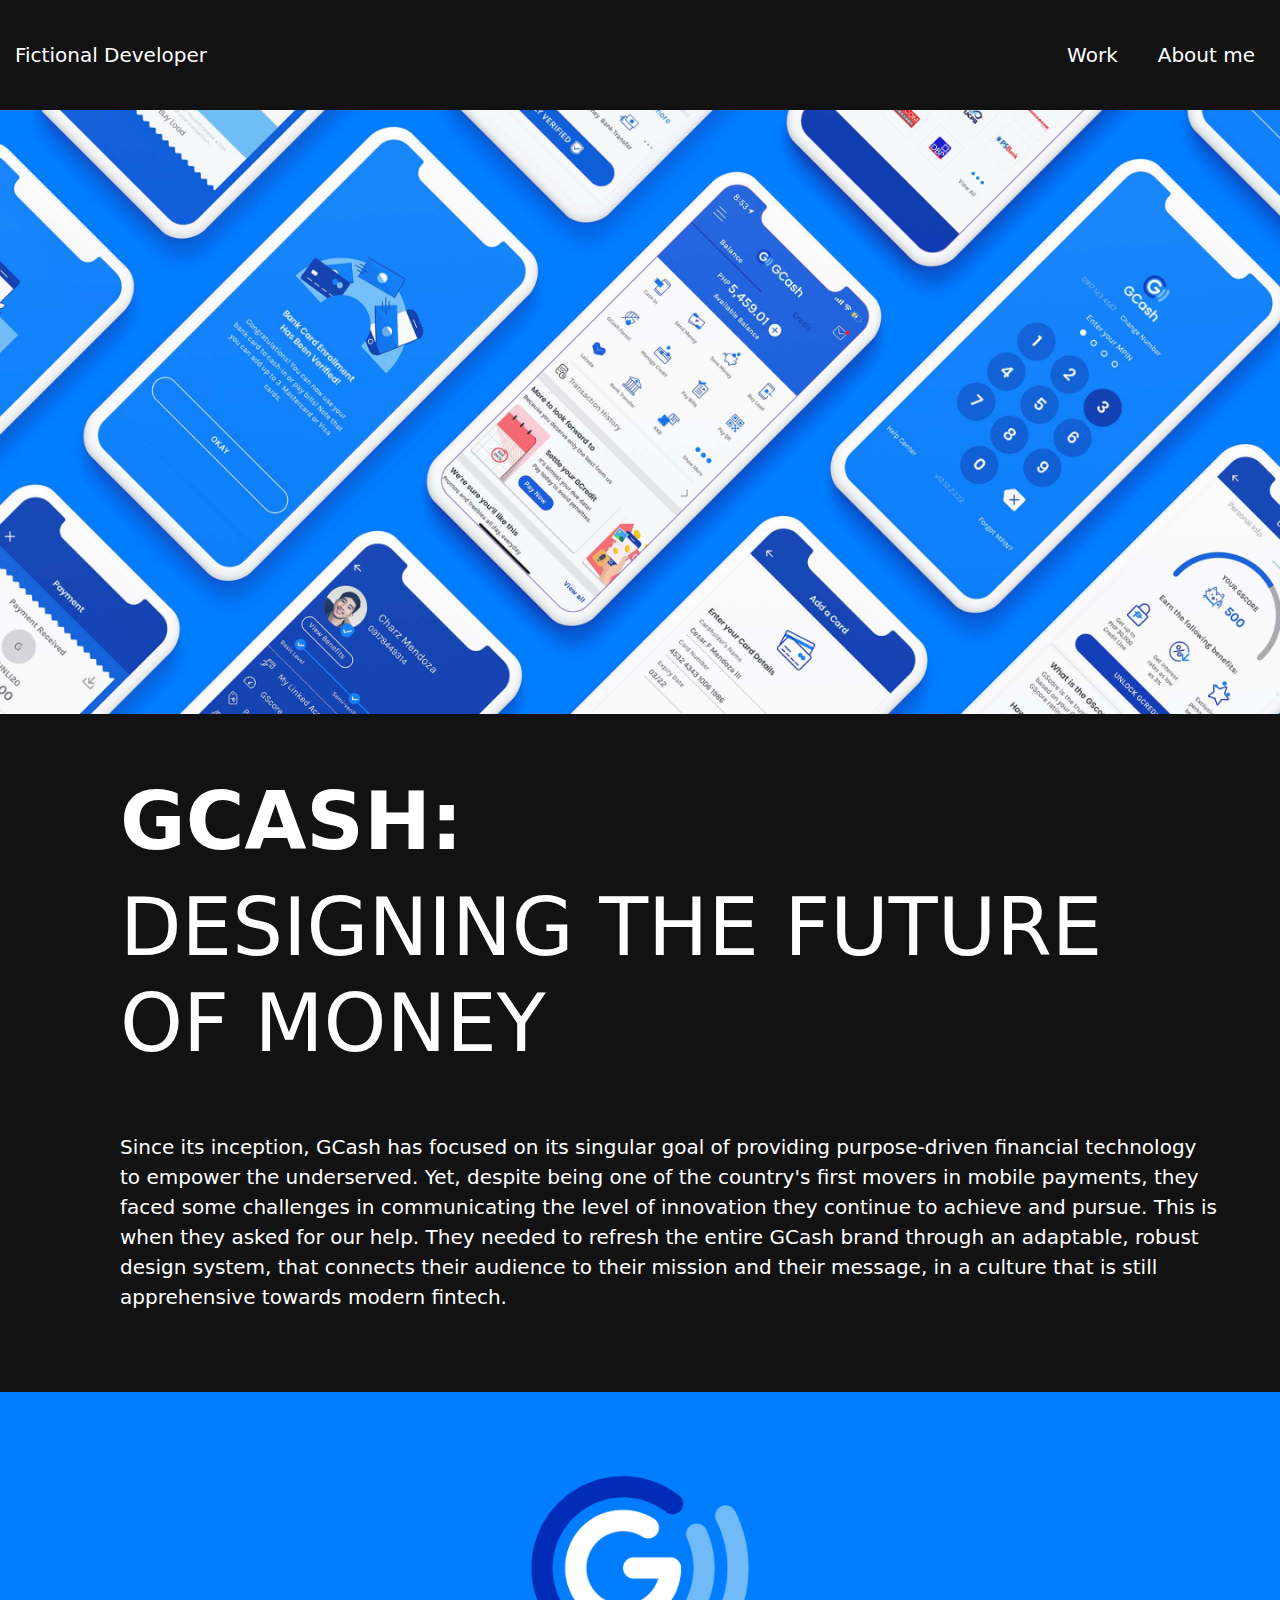
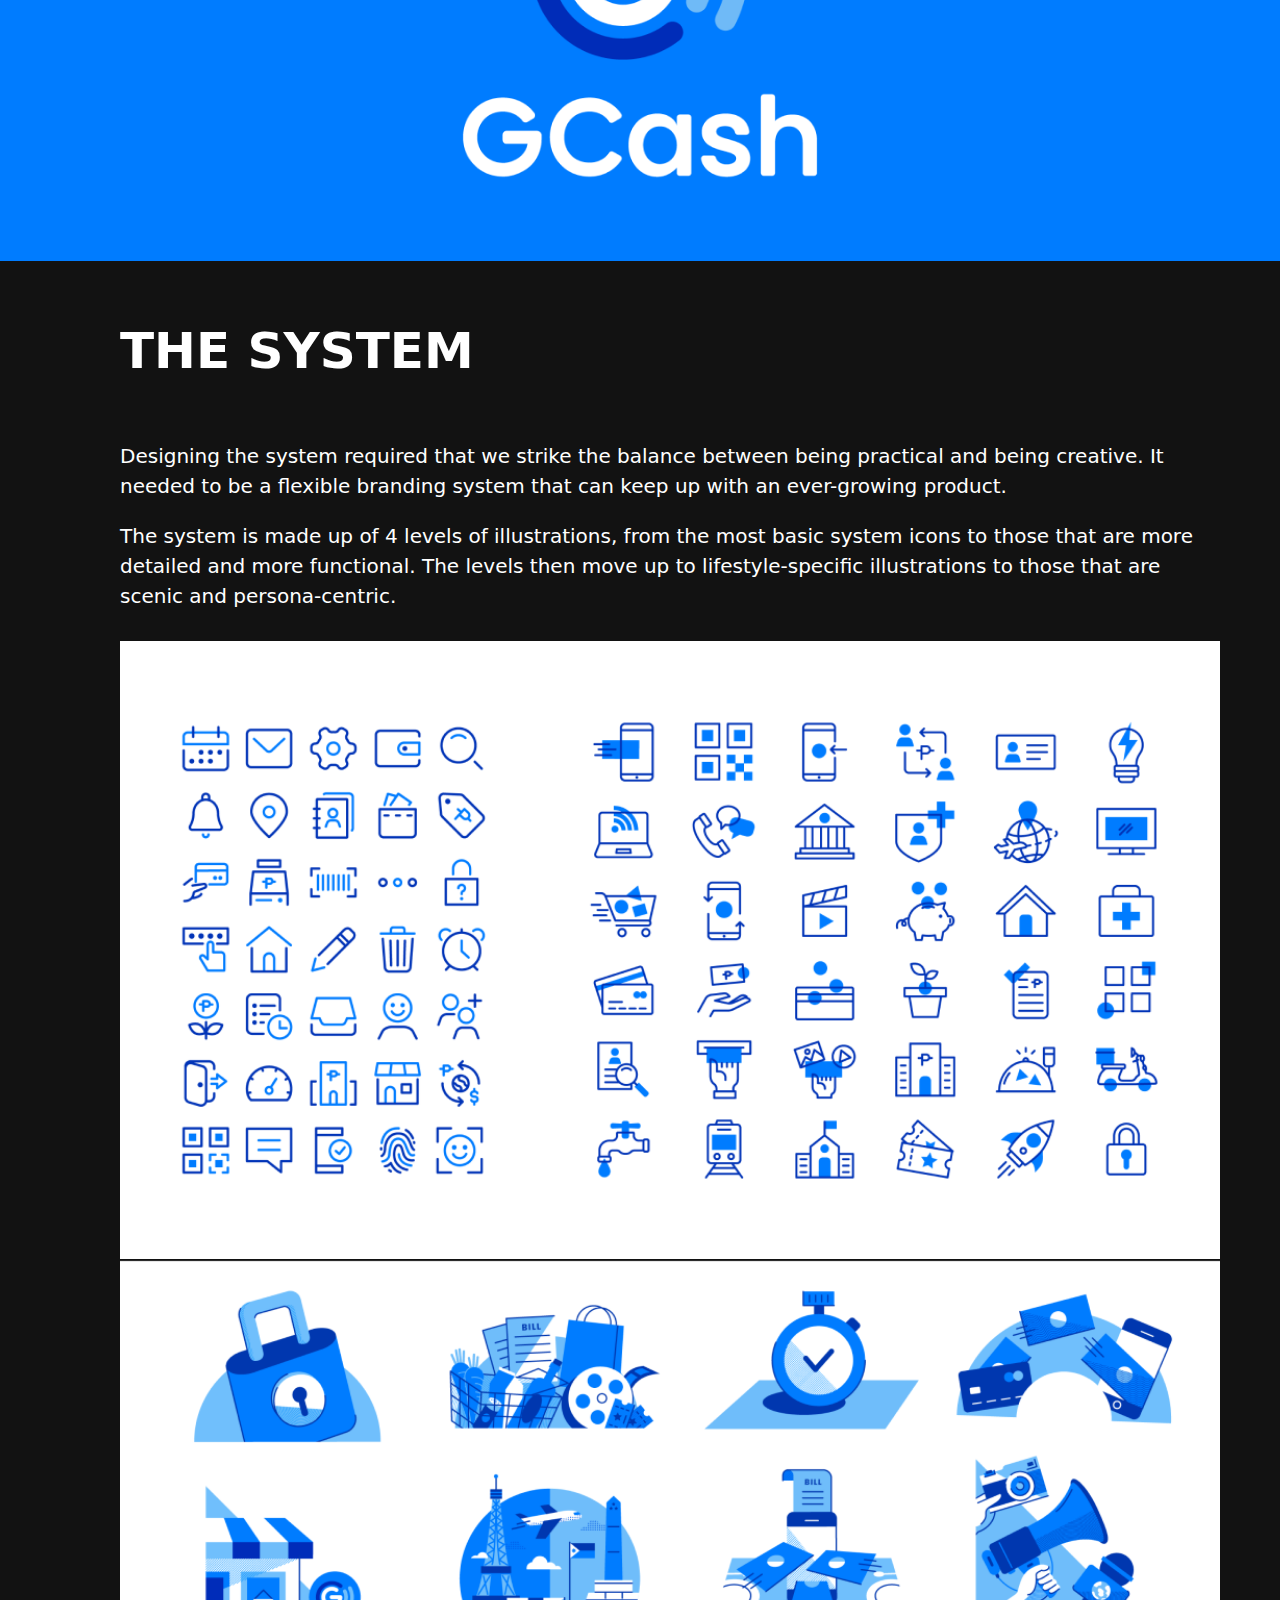
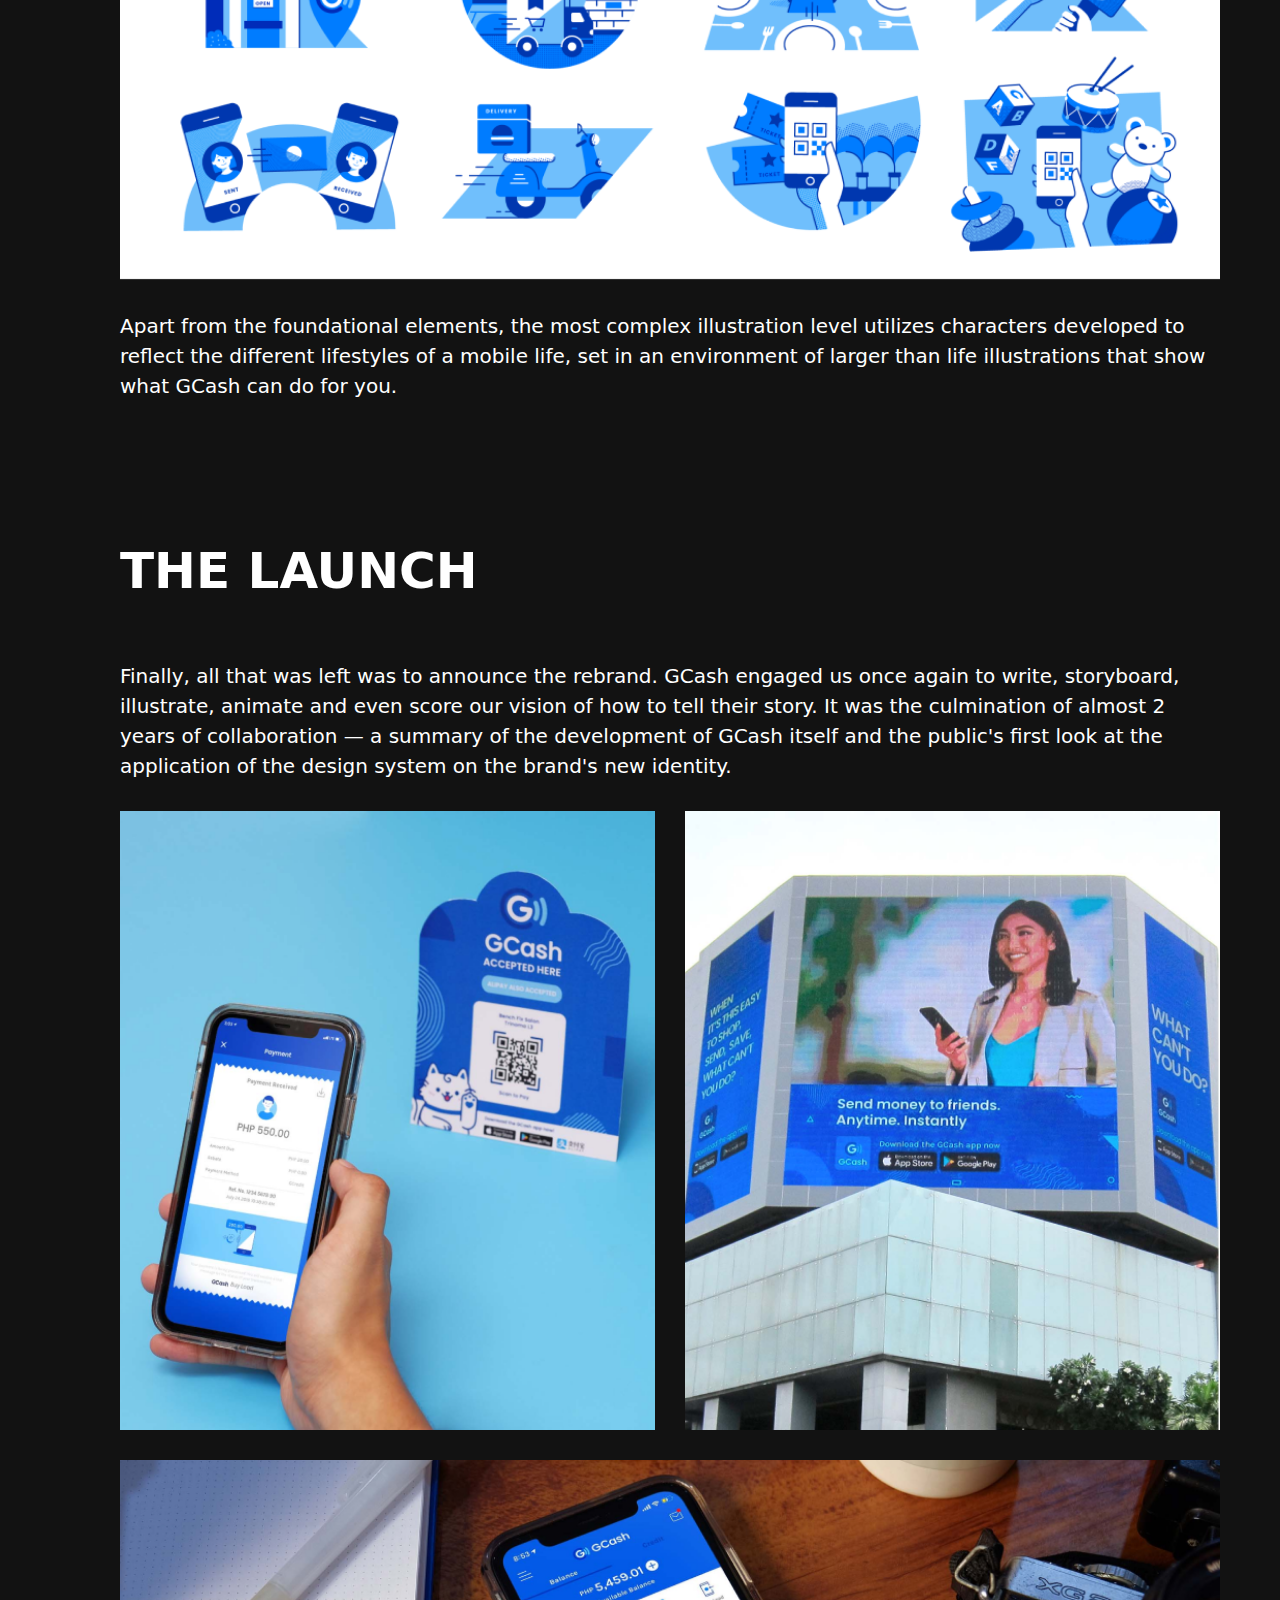
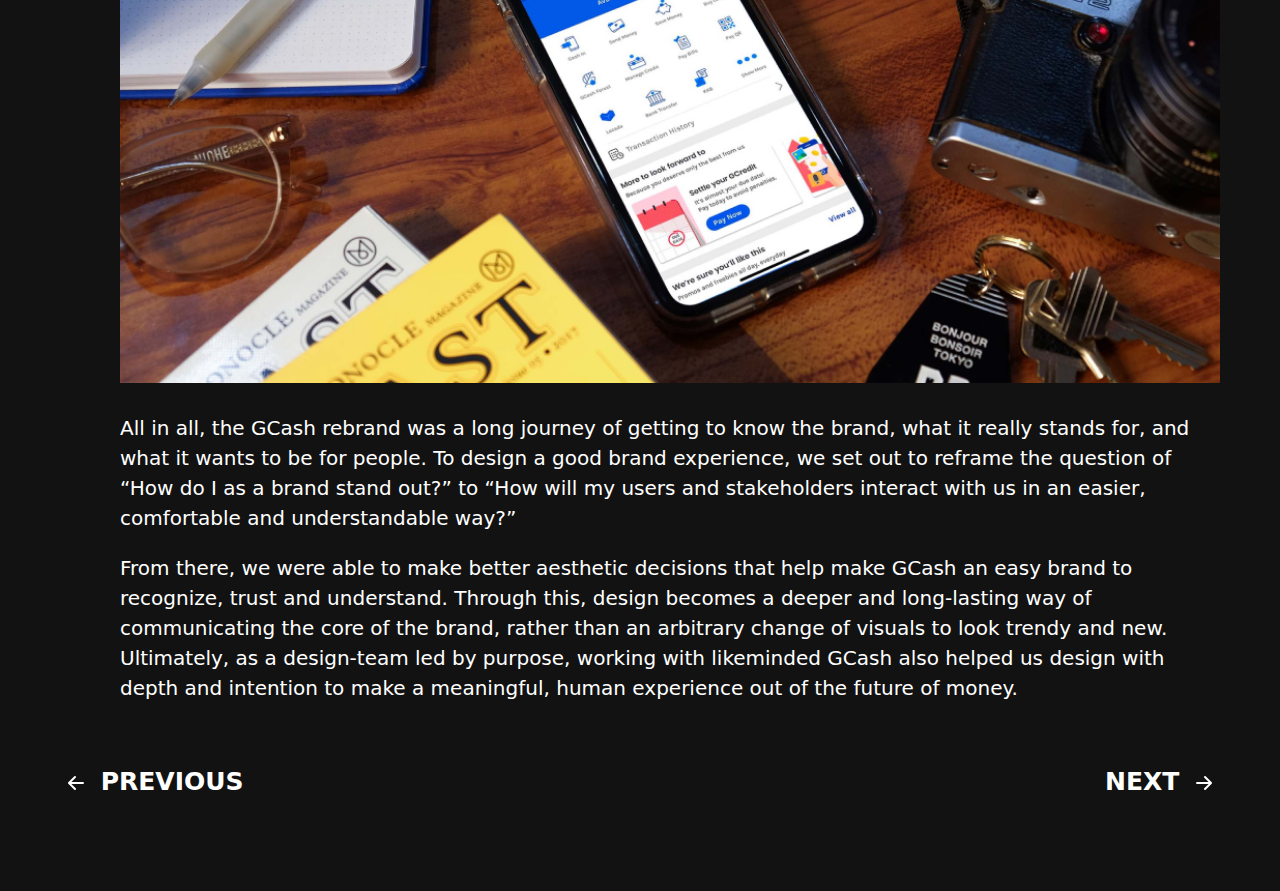
<file: bootstrap/gcash.html>
<!DOCTYPE html>
<html lang="en">

  <head>
    <meta charset="UTF-8">
    <meta http-equiv="X-UA-Compatible" content="IE=edge">
    <meta name="viewport" content="width=device-width, initial-scale=1.0">
    <title>GCash</title>

    <!-- Fonts -->
    <link rel="preconnect" href="https://fonts.googleapis.com">
    <link rel="preconnect" href="https://fonts.gstatic.com" crossorigin>
    <link href="https://fonts.googleapis.com/css2?family=Poppins:ital,wght@0,400;0,700;1,400&display=swap"
      rel="stylesheet">

    <!-- Linking to the compiled css file -->
    <link rel="stylesheet" href="css/main.min.css">

    <!-- Paste CDN Link here -->

    <!-- Bootstrap JS bundle -->
    <script src="https://cdn.jsdelivr.net/npm/bootstrap@5.1.3/dist/js/bootstrap.bundle.min.js"
      integrity="sha384-ka7Sk0Gln4gmtz2MlQnikT1wXgYsOg+OMhuP+IlRH9sENBO0LRn5q+8nbTov4+1p"
      crossorigin="anonymous"></script>
  </head>

  <body class="bg-altdark text-white">
    <nav class="container-lg navbar navbar-expand-lg py-4 px-lg-0">
      <div class="container-fluid">
        <a class="navbar-brand" href="../index.html">Fictional Developer</a>
        <button class="navbar-toggler px-0" type="button" data-bs-toggle="collapse"
          data-bs-target="#navbarSupportedContent" aria-controls="navbarSupportedContent" aria-expanded="false"
          aria-label="Toggle navigation">
          <svg xmlns="http://www.w3.org/2000/svg" width="32" height="32" fill="#fff" class="bi bi-list"
            viewBox="0 0 16 16">
            <path fill-rule="evenodd"
              d="M2.5 12a.5.5 0 0 1 .5-.5h10a.5.5 0 0 1 0 1H3a.5.5 0 0 1-.5-.5zm0-4a.5.5 0 0 1 .5-.5h10a.5.5 0 0 1 0 1H3a.5.5 0 0 1-.5-.5zm0-4a.5.5 0 0 1 .5-.5h10a.5.5 0 0 1 0 1H3a.5.5 0 0 1-.5-.5z" />
          </svg>
        </button>
        <div class="collapse navbar-collapse" id="navbarSupportedContent">
          <ul class="navbar-nav ms-auto mb-2 mb-lg-0">
            <li class="nav-item me-3">
              <a class="nav-link active" aria-current="page" href="../projects.html">Work</a>
            </li>
            <li class="nav-item">
              <a class="nav-link" href="../about-me.html">About me</a>
            </li>
          </ul>
        </div>
      </div>
    </nav>

    <section class="container-lg px-0">
      <img class="img-fluid" src="assets/p1-1.png" alt="">
    </section>

    <section class="container-lg py-4 p-sm-5 ">
      <div class="ps-lg-5">
        <h1 class="display-3 text-uppercase fw-bold ">Gcash:</h1>
        <h2 class="display-3 text-uppercase ">Designing The future of money</h2>
        <div class=" mt-5">
          <p>
            Since its inception, GCash has focused on its singular goal of providing purpose-driven financial technology
            to
            empower the underserved. Yet, despite being one of the country's first movers in mobile payments, they faced
            some challenges in communicating the level of innovation they continue to achieve and pursue. This is when
            they
            asked for our help. They needed to refresh the entire GCash brand through an adaptable, robust design
            system,
            that connects their audience to their mission and their message, in a culture that is still apprehensive
            towards
            modern fintech.
          </p>
        </div>
      </div>
    </section>

    <section class="container-lg px-0">
      <img class="img-fluid" src="assets/p1-2.png" alt="">
    </section>

    <section class="container-lg py-5 p-sm-5 ">
      <div class="ps-lg-5">
        <h1 class="display-6 text-uppercase fw-bold">The System</h1>
        <div class="mt-5">
          <p class="">
            Designing the system required that we strike the balance between being practical and being creative. It
            needed
            to be a flexible branding system that can keep up with an ever-growing product.
          </p>
          <p>
            The system is made up of 4 levels of illustrations, from the most basic system icons to those that are more
            detailed and more functional. The levels then move up to lifestyle-specific illustrations to those that are
            scenic and persona-centric. </p>
        </div>

        <div class="my-4">
          <img class="img-fluid w-100" src="assets/p1-3.png" alt="">
          <img class="img-fluid w-100" src="assets/p1-4.png" alt="">
        </div>

        <p class="">
          Apart from the foundational elements, the most complex illustration level utilizes characters developed to
          reflect
          the different lifestyles of a mobile life, set in an environment of larger than life illustrations that show
          what
          GCash can do for you.
        </p>
      </div>
    </section>

    <section class="container-lg pt-5 p-sm-5 ">
      <div class="ps-lg-5">
        <h1 class="display-6 text-uppercase fw-bold ">The Launch</h1>
        <div class=" mt-5">
          <p class="">
            Finally, all that was left was to announce the rebrand. GCash engaged us once again to write, storyboard,
            illustrate, animate and even score our vision of how to tell their story. It was the culmination of almost 2
            years of collaboration — a summary of the development of GCash itself and the public's first look at the
            application of the design system on the brand's new identity.
          </p>
        </div>

        <div class="my-4 mx-auto">
          <div class="row">
            <div class="col-sm-6 mb-4">
              <img class="img-fluid w-100" src="assets/p1-5.png" alt="">
            </div>
            <div class="col-sm-6">
              <img class="img-fluid w-100" src="assets/p1-6.png" alt="">
            </div>
          </div>
          <div class="d-none d-sm-block">
            <img class="img-fluid w-100" src="assets/p1-7.png" alt="">
          </div>
        </div>

        <p>
          All in all, the GCash rebrand was a long journey of getting to know the brand, what it really stands for, and
          what
          it wants to be for people. To design a good brand experience, we set out to reframe the question of “How do I
          as
          a
          brand stand out?” to “How will my users and stakeholders interact with us in an easier, comfortable and
          understandable way?”
        </p>
        <img class="img-fluid d-sm-none my-4" src="assets/p1-7.png" alt="">
        <p>
          From there, we were able to make better aesthetic decisions that help make GCash an easy brand to recognize,
          trust
          and understand. Through this, design becomes a deeper and long-lasting way of communicating the core of the
          brand,
          rather than an arbitrary change of visuals to look trendy and new. Ultimately, as a design-team led by
          purpose,
          working with likeminded GCash also helped us design with depth and intention to make a meaningful, human
          experience out of the future of money.
        </p>
      </div>

      <div class="d-flex fw-bold mt-5 pb-4 justify-content-between align-items-center fs-5">
        <a class="text-uppercase" href="/bootstrap/bumble.html">
          <svg xmlns="http://www.w3.org/2000/svg" width="32" height="32" fill="currentColor"
            class="bi bi-arrow-left-short" viewBox="0 0 16 16">
            <path fill-rule="evenodd"
              d="M12 8a.5.5 0 0 1-.5.5H5.707l2.147 2.146a.5.5 0 0 1-.708.708l-3-3a.5.5 0 0 1 0-.708l3-3a.5.5 0 1 1 .708.708L5.707 7.5H11.5a.5.5 0 0 1 .5.5z" />
          </svg>
          Previous
        </a>
        <a class="text-uppercase" href="/bootstrap/bumble.html">
          Next
          <svg xmlns="http://www.w3.org/2000/svg" width="32" height="32" fill="currentColor"
            class="bi bi-arrow-right-short" viewBox="0 0 16 16">
            <path fill-rule="evenodd"
              d="M4 8a.5.5 0 0 1 .5-.5h5.793L8.146 5.354a.5.5 0 1 1 .708-.708l3 3a.5.5 0 0 1 0 .708l-3 3a.5.5 0 0 1-.708-.708L10.293 8.5H4.5A.5.5 0 0 1 4 8z" />
          </svg>
        </a>
      </div>
    </section>
  </body>

</html>
</file>
<file: style.css>
body {
  background-color: #121212;
  color: white;
  font-size: 20px;
  font-family: 'Poppins', sans-serif;
  line-height: 29px;
}

a {
  color: white;
  text-decoration: none;
}

.container {
  padding: 1rem;
  max-width: 1440px;
  margin: 0 auto;
}

.navbar {
  display: flex;
  justify-content: space-between;
  align-items: center;
  padding: 3rem 2rem;
}

.navbar-links {
  display: none;
}

.header-body {
  text-transform: uppercase;
  font-weight: 700;
  font-size: 3rem;
  line-height: 1.15;
  padding: 2rem 1rem;
}

.header-footer {
  display: flex;
  flex-direction: column;
  margin: 0 1rem;
  padding-bottom: 1rem;
}

.bi-arrow-right {
  display: none;
}

.header-footer>div:first-child {
  align-self: center;
}

.header-footer div {
  padding: 1rem 0;
}

.header-section {
  background-image: url('assets/bg.svg');
  background-position: 100% 0;
  background-size: contain;
  background-repeat: no-repeat;
}

.biography-section {
  display: flex;
  flex-wrap: wrap;
  gap: 1rem;
}

.biography-section p {
  margin-bottom: 2rem;
}

h1 {
  text-transform: uppercase;
  margin-bottom: 3rem;
}

.font-w-bold {
  font-weight: 700;
  max-width: 411px;
}

.gallery-section {
  display: flex;
  flex-wrap: wrap;
  gap: 3rem;
  justify-content: space-around;
}

hr {
  width: 200px;
  margin: 3rem 0 3rem 0;
  border: none;
  height: 1px;
  background-color: white;
}

.expertise-section {
  margin: 0 auto 5rem auto;
}

.expertise-section .button {
  margin: 2rem auto 5rem auto;
}

.button {
  padding: 8px 16px;
  background-color: #121212;
  color: white;
  cursor: pointer;
  border: 1px solid white;
  display: flex;
  align-items: center;
  gap: 1rem;
  transition: .3s;
}

.button:hover {
  background-color: white;
  color: #121212;
}

ul {
  list-style-type: none;
  padding-left: 0;
}

ul>li {
  padding: 0.5rem 0;
}

ul>li:before {
  content: '-';
}

.contact-section {
  word-wrap: break-word;
}

.contact-section a {
  text-transform: uppercase;
  font-weight: 700;
}

footer {
  display: flex;
  flex-wrap: wrap;
  padding: 1rem 0 2rem 0;
  gap: 2rem;
  justify-content: space-between;
}

#overlay {
  height: 0;
  width: 100%;
  position: fixed;
  z-index: 1;
  left: 0;
  top: 0;
  background-color: rgba(0, 0, 0, .9);
  overflow: hidden;
  transition: .3s;
}

.overlay-content {
  position: relative;
  top: 25%;
  width: 100%;
  text-align: center;
}

.overlay-content a {
  padding: 8px;
  text-decoration: none;
  font-size: 36px;
  display: block;
  color: #a5a5a5;
  transition: .2s;
}

#overlay button {
  cursor: pointer;
}

#overlay .closebtn {
  position: absolute;
  top: 20px;
  right: 50px;
  font-size: 60px;
  color: #a5a5a5;
  background-color: transparent;
  border: none;
  transition: .2s;
}

#overlay a:hover,
#overlay a:focus,
#overlay button:hover {
  color: white;
}

.responsive-image {
  width: 100%;
  height: auto;
}

.projects-section {
  display: flex;
  flex-direction: column;
  gap: 1rem;
}

.projects-section>div:first-child {
  display: flex;
  flex-direction: column;
  gap: 1rem;
}

a img {
  transition: .2s;
}

a img:hover {
  transform: scale(1.02);
}

.custom-hr {
  width: 100%;
  height: 1px;
  border: none;
  background-color: white;
}

.aboutMe-section {
  padding: 1rem;
}

.aboutMe-section .button {
  margin-top: 1.5rem;
}

.header-background-2 {
  background-image: url('assets/bg-2.svg');
  background-position: 100% 86px !important;
}

/* Landcape mode  */
@media screen and (min-width: 576px) {
  .header-body {
    font-size: 6rem;
    padding: 2rem 1rem;
  }

  .navbar-links {
    display: flex;
    gap: 2rem;
  }

  .toggle-menu {
    display: none;
  }
}

/* Medium Screens */
@media screen and (min-width: 786px) {
  .biography-section {
    flex-wrap: nowrap;
  }

  .expertise-section {
    display: flex;
    gap: 3rem;
  }

  .expertise-section .button {
    margin: 2.5rem 0;
  }

  .aboutMe-section {
    display: flex;
    gap: 2rem;
  }

  .aboutMe-section>div {
    flex: 1;
  }

  .aboutMe-section .button {
    margin-top: 3rem;
  }

  .projects-section>div:first-child {
    flex-direction: row;
  }

  .projects-section>div:first-child>div {
    width: 100%;
  }
}

/* Large screens */
@media screen and (min-width: 992px) {
  .header-footer {
    flex-direction: row;
    justify-content: space-between;
    align-items: center;
    margin: 0 auto;
  }

  .bi-arrow-down {
    display: none;
  }

  .bi-arrow-right {
    display: block;
  }

  .header-footer>div:nth-child(2) {
    width: 400px;
  }

  .header-footer>div:nth-child(3) {
    width: 120px;
  }

  .header-footer>div:nth-child(4) {
    width: 120px;
  }

  .expertise-section>div:first-child {
    flex: 1;
  }

  .expertise-section>div:nth-child(2) {
    display: flex;
    gap: 4rem;
    flex: 2;
  }

  .aboutMe-section>div:nth-child(2) {
    align-self: flex-end;
  }
}

/* Larger screens */
@media screen and (min-width: 1280px) {
  .header-body {
    font-size: 11rem;
  }
}
</file>
<file: bootstrap/css/main.min.css>
html{font-size:20px;color:white;line-height:29px}/*!
 * Bootstrap v5.1.3 (https://getbootstrap.com/)
 * Copyright 2011-2021 The Bootstrap Authors
 * Copyright 2011-2021 Twitter, Inc.
 * Licensed under MIT (https://github.com/twbs/bootstrap/blob/main/LICENSE)
 */:root{--bs-blue: #0d6efd;--bs-indigo: #6610f2;--bs-purple: #6f42c1;--bs-pink: #d63384;--bs-red: #dc3545;--bs-orange: #fd7e14;--bs-yellow: #ffc107;--bs-green: #198754;--bs-teal: #20c997;--bs-cyan: #0dcaf0;--bs-white: #fff;--bs-gray: #6c757d;--bs-gray-dark: #343a40;--bs-gray-100: #f8f9fa;--bs-gray-200: #e9ecef;--bs-gray-300: #dee2e6;--bs-gray-400: #ced4da;--bs-gray-500: #adb5bd;--bs-gray-600: #6c757d;--bs-gray-700: #495057;--bs-gray-800: #343a40;--bs-gray-900: #212529;--bs-primary: #0d6efd;--bs-secondary: #6c757d;--bs-success: #198754;--bs-info: #0dcaf0;--bs-warning: #ffc107;--bs-danger: #dc3545;--bs-light: #f8f9fa;--bs-dark: #212529;--bs-altdark: #121212;--bs-black: #000;--bs-primary-rgb: 13,110,253;--bs-secondary-rgb: 108,117,125;--bs-success-rgb: 25,135,84;--bs-info-rgb: 13,202,240;--bs-warning-rgb: 255,193,7;--bs-danger-rgb: 220,53,69;--bs-light-rgb: 248,249,250;--bs-dark-rgb: 33,37,41;--bs-altdark-rgb: 18,18,18;--bs-black-rgb: 0,0,0;--bs-white-rgb: 255,255,255;--bs-black-rgb: 0,0,0;--bs-body-color-rgb: 33,37,41;--bs-body-bg-rgb: 255,255,255;--bs-font-sans-serif: system-ui, -apple-system, "Segoe UI", Roboto, "Helvetica Neue", Arial, "Noto Sans", "Liberation Sans", sans-serif, "Apple Color Emoji", "Segoe UI Emoji", "Segoe UI Symbol", "Noto Color Emoji";--bs-font-monospace: SFMono-Regular, Menlo, Monaco, Consolas, "Liberation Mono", "Courier New", monospace;--bs-gradient: linear-gradient(180deg, rgba(255,255,255,0.15), rgba(255,255,255,0));--bs-body-font-family: var(--bs-font-sans-serif);--bs-body-font-size: 1rem;--bs-body-font-weight: 400;--bs-body-line-height: 1.5;--bs-body-color: #212529;--bs-body-bg: #fff}*,*::before,*::after{-webkit-box-sizing:border-box;box-sizing:border-box}@media (prefers-reduced-motion: no-preference){:root{scroll-behavior:smooth}}body{margin:0;font-family:var(--bs-body-font-family);font-size:var(--bs-body-font-size);font-weight:var(--bs-body-font-weight);line-height:var(--bs-body-line-height);color:var(--bs-body-color);text-align:var(--bs-body-text-align);background-color:var(--bs-body-bg);-webkit-text-size-adjust:100%;-webkit-tap-highlight-color:rgba(0,0,0,0)}hr{margin:1rem 0;color:inherit;background-color:currentColor;border:0;opacity:.25}hr:not([size]){height:1px}h1,.h1,h2,.h2,h3,.h3,h4,.h4,h5,.h5,h6,.h6{margin-top:0;margin-bottom:.5rem;font-weight:500;line-height:1.2}h1,.h1{font-size:calc(1.375rem + 1.5vw)}@media (min-width: 1200px){h1,.h1{font-size:2.5rem}}h2,.h2{font-size:calc(1.325rem + .9vw)}@media (min-width: 1200px){h2,.h2{font-size:2rem}}h3,.h3{font-size:calc(1.3rem + .6vw)}@media (min-width: 1200px){h3,.h3{font-size:1.75rem}}h4,.h4{font-size:calc(1.275rem + .3vw)}@media (min-width: 1200px){h4,.h4{font-size:1.5rem}}h5,.h5{font-size:1.25rem}h6,.h6{font-size:1rem}p{margin-top:0;margin-bottom:1rem}abbr[title],abbr[data-bs-original-title]{-webkit-text-decoration:underline dotted;text-decoration:underline dotted;cursor:help;text-decoration-skip-ink:none}address{margin-bottom:1rem;font-style:normal;line-height:inherit}ol,ul{padding-left:2rem}ol,ul,dl{margin-top:0;margin-bottom:1rem}ol ol,ul ul,ol ul,ul ol{margin-bottom:0}dt{font-weight:700}dd{margin-bottom:.5rem;margin-left:0}blockquote{margin:0 0 1rem}b,strong{font-weight:bolder}small,.small{font-size:.875em}mark,.mark{padding:.2em;background-color:#fcf8e3}sub,sup{position:relative;font-size:.75em;line-height:0;vertical-align:baseline}sub{bottom:-.25em}sup{top:-.5em}a{color:#fff;text-decoration:none}a:hover{color:#fff}a:not([href]):not([class]),a:not([href]):not([class]):hover{color:inherit;text-decoration:none}pre,code,kbd,samp{font-family:var(--bs-font-monospace);font-size:1em;direction:ltr /* rtl:ignore */;unicode-bidi:bidi-override}pre{display:block;margin-top:0;margin-bottom:1rem;overflow:auto;font-size:.875em}pre code{font-size:inherit;color:inherit;word-break:normal}code{font-size:.875em;color:#d63384;word-wrap:break-word}a>code{color:inherit}kbd{padding:.2rem .4rem;font-size:.875em;color:#fff;background-color:#212529;border-radius:.2rem}kbd kbd{padding:0;font-size:1em;font-weight:700}figure{margin:0 0 1rem}img,svg{vertical-align:middle}table{caption-side:bottom;border-collapse:collapse}caption{padding-top:.5rem;padding-bottom:.5rem;color:#6c757d;text-align:left}th{text-align:inherit;text-align:-webkit-match-parent}thead,tbody,tfoot,tr,td,th{border-color:inherit;border-style:solid;border-width:0}label{display:inline-block}button{border-radius:0}button:focus:not(:focus-visible){outline:0}input,button,select,optgroup,textarea{margin:0;font-family:inherit;font-size:inherit;line-height:inherit}button,select{text-transform:none}[role="button"]{cursor:pointer}select{word-wrap:normal}select:disabled{opacity:1}[list]::-webkit-calendar-picker-indicator{display:none}button,[type="button"],[type="reset"],[type="submit"]{-webkit-appearance:button}button:not(:disabled),[type="button"]:not(:disabled),[type="reset"]:not(:disabled),[type="submit"]:not(:disabled){cursor:pointer}::-moz-focus-inner{padding:0;border-style:none}textarea{resize:vertical}fieldset{min-width:0;padding:0;margin:0;border:0}legend{float:left;width:100%;padding:0;margin-bottom:.5rem;font-size:calc(1.275rem + .3vw);line-height:inherit}@media (min-width: 1200px){legend{font-size:1.5rem}}legend+*{clear:left}::-webkit-datetime-edit-fields-wrapper,::-webkit-datetime-edit-text,::-webkit-datetime-edit-minute,::-webkit-datetime-edit-hour-field,::-webkit-datetime-edit-day-field,::-webkit-datetime-edit-month-field,::-webkit-datetime-edit-year-field{padding:0}::-webkit-inner-spin-button{height:auto}[type="search"]{outline-offset:-2px;-webkit-appearance:textfield}::-webkit-search-decoration{-webkit-appearance:none}::-webkit-color-swatch-wrapper{padding:0}::file-selector-button{font:inherit}::-webkit-file-upload-button{font:inherit;-webkit-appearance:button}output{display:inline-block}iframe{border:0}summary{display:list-item;cursor:pointer}progress{vertical-align:baseline}[hidden]{display:none !important}.lead{font-size:1.25rem;font-weight:300}.display-1{font-size:calc(1.625rem + 4.5vw);font-weight:300;line-height:1.2}@media (min-width: 1200px){.display-1{font-size:5rem}}.display-2{font-size:calc(1.575rem + 3.9vw);font-weight:300;line-height:1.2}@media (min-width: 1200px){.display-2{font-size:4.5rem}}.display-3{font-size:calc(1.525rem + 3.3vw);font-weight:300;line-height:1.2}@media (min-width: 1200px){.display-3{font-size:4rem}}.display-4{font-size:calc(1.475rem + 2.7vw);font-weight:300;line-height:1.2}@media (min-width: 1200px){.display-4{font-size:3.5rem}}.display-5{font-size:calc(1.425rem + 2.1vw);font-weight:300;line-height:1.2}@media (min-width: 1200px){.display-5{font-size:3rem}}.display-6{font-size:calc(1.375rem + 1.5vw);font-weight:300;line-height:1.2}@media (min-width: 1200px){.display-6{font-size:2.5rem}}.list-unstyled{padding-left:0;list-style:none}.list-inline{padding-left:0;list-style:none}.list-inline-item{display:inline-block}.list-inline-item:not(:last-child){margin-right:.5rem}.initialism{font-size:.875em;text-transform:uppercase}.blockquote{margin-bottom:1rem;font-size:1.25rem}.blockquote>:last-child{margin-bottom:0}.blockquote-footer{margin-top:-1rem;margin-bottom:1rem;font-size:.875em;color:#6c757d}.blockquote-footer::before{content:"\2014\00A0"}.img-fluid{max-width:100%;height:auto}.img-thumbnail{padding:.25rem;background-color:#fff;border:1px solid #dee2e6;border-radius:.25rem;max-width:100%;height:auto}.figure{display:inline-block}.figure-img{margin-bottom:.5rem;line-height:1}.figure-caption{font-size:.875em;color:#6c757d}.container,.container-fluid,.container-sm,.container-md,.container-lg,.container-xl,.container-xxl{width:100%;padding-right:var(--bs-gutter-x, .75rem);padding-left:var(--bs-gutter-x, .75rem);margin-right:auto;margin-left:auto}@media (min-width: 576px){.container,.container-sm{max-width:540px}}@media (min-width: 768px){.container,.container-sm,.container-md{max-width:720px}}@media (min-width: 962px){.container,.container-sm,.container-md,.container-lg{max-width:1160px}}@media (min-width: 1280px){.container,.container-sm,.container-md,.container-lg,.container-xl{max-width:1280px}}@media (min-width: 1400px){.container,.container-sm,.container-md,.container-lg,.container-xl,.container-xxl{max-width:1440px}}.row{--bs-gutter-x: 1.5rem;--bs-gutter-y: 0;display:-webkit-box;display:-ms-flexbox;display:flex;-ms-flex-wrap:wrap;flex-wrap:wrap;margin-top:calc(-1 * var(--bs-gutter-y));margin-right:calc(-.5 * var(--bs-gutter-x));margin-left:calc(-.5 * var(--bs-gutter-x))}.row>*{-ms-flex-negative:0;flex-shrink:0;width:100%;max-width:100%;padding-right:calc(var(--bs-gutter-x) * .5);padding-left:calc(var(--bs-gutter-x) * .5);margin-top:var(--bs-gutter-y)}.col{-webkit-box-flex:1;-ms-flex:1 0 0%;flex:1 0 0%}.row-cols-auto>*{-webkit-box-flex:0;-ms-flex:0 0 auto;flex:0 0 auto;width:auto}.row-cols-1>*{-webkit-box-flex:0;-ms-flex:0 0 auto;flex:0 0 auto;width:100%}.row-cols-2>*{-webkit-box-flex:0;-ms-flex:0 0 auto;flex:0 0 auto;width:50%}.row-cols-3>*{-webkit-box-flex:0;-ms-flex:0 0 auto;flex:0 0 auto;width:33.33333%}.row-cols-4>*{-webkit-box-flex:0;-ms-flex:0 0 auto;flex:0 0 auto;width:25%}.row-cols-5>*{-webkit-box-flex:0;-ms-flex:0 0 auto;flex:0 0 auto;width:20%}.row-cols-6>*{-webkit-box-flex:0;-ms-flex:0 0 auto;flex:0 0 auto;width:16.66667%}.col-auto{-webkit-box-flex:0;-ms-flex:0 0 auto;flex:0 0 auto;width:auto}.col-1{-webkit-box-flex:0;-ms-flex:0 0 auto;flex:0 0 auto;width:8.33333%}.col-2{-webkit-box-flex:0;-ms-flex:0 0 auto;flex:0 0 auto;width:16.66667%}.col-3{-webkit-box-flex:0;-ms-flex:0 0 auto;flex:0 0 auto;width:25%}.col-4{-webkit-box-flex:0;-ms-flex:0 0 auto;flex:0 0 auto;width:33.33333%}.col-5{-webkit-box-flex:0;-ms-flex:0 0 auto;flex:0 0 auto;width:41.66667%}.col-6{-webkit-box-flex:0;-ms-flex:0 0 auto;flex:0 0 auto;width:50%}.col-7{-webkit-box-flex:0;-ms-flex:0 0 auto;flex:0 0 auto;width:58.33333%}.col-8{-webkit-box-flex:0;-ms-flex:0 0 auto;flex:0 0 auto;width:66.66667%}.col-9{-webkit-box-flex:0;-ms-flex:0 0 auto;flex:0 0 auto;width:75%}.col-10{-webkit-box-flex:0;-ms-flex:0 0 auto;flex:0 0 auto;width:83.33333%}.col-11{-webkit-box-flex:0;-ms-flex:0 0 auto;flex:0 0 auto;width:91.66667%}.col-12{-webkit-box-flex:0;-ms-flex:0 0 auto;flex:0 0 auto;width:100%}.offset-1{margin-left:8.33333%}.offset-2{margin-left:16.66667%}.offset-3{margin-left:25%}.offset-4{margin-left:33.33333%}.offset-5{margin-left:41.66667%}.offset-6{margin-left:50%}.offset-7{margin-left:58.33333%}.offset-8{margin-left:66.66667%}.offset-9{margin-left:75%}.offset-10{margin-left:83.33333%}.offset-11{margin-left:91.66667%}.g-0,.gx-0{--bs-gutter-x: 0}.g-0,.gy-0{--bs-gutter-y: 0}.g-1,.gx-1{--bs-gutter-x: .25rem}.g-1,.gy-1{--bs-gutter-y: .25rem}.g-2,.gx-2{--bs-gutter-x: .5rem}.g-2,.gy-2{--bs-gutter-y: .5rem}.g-3,.gx-3{--bs-gutter-x: 1rem}.g-3,.gy-3{--bs-gutter-y: 1rem}.g-4,.gx-4{--bs-gutter-x: 1.5rem}.g-4,.gy-4{--bs-gutter-y: 1.5rem}.g-5,.gx-5{--bs-gutter-x: 3rem}.g-5,.gy-5{--bs-gutter-y: 3rem}@media (min-width: 576px){.col-sm{-webkit-box-flex:1;-ms-flex:1 0 0%;flex:1 0 0%}.row-cols-sm-auto>*{-webkit-box-flex:0;-ms-flex:0 0 auto;flex:0 0 auto;width:auto}.row-cols-sm-1>*{-webkit-box-flex:0;-ms-flex:0 0 auto;flex:0 0 auto;width:100%}.row-cols-sm-2>*{-webkit-box-flex:0;-ms-flex:0 0 auto;flex:0 0 auto;width:50%}.row-cols-sm-3>*{-webkit-box-flex:0;-ms-flex:0 0 auto;flex:0 0 auto;width:33.33333%}.row-cols-sm-4>*{-webkit-box-flex:0;-ms-flex:0 0 auto;flex:0 0 auto;width:25%}.row-cols-sm-5>*{-webkit-box-flex:0;-ms-flex:0 0 auto;flex:0 0 auto;width:20%}.row-cols-sm-6>*{-webkit-box-flex:0;-ms-flex:0 0 auto;flex:0 0 auto;width:16.66667%}.col-sm-auto{-webkit-box-flex:0;-ms-flex:0 0 auto;flex:0 0 auto;width:auto}.col-sm-1{-webkit-box-flex:0;-ms-flex:0 0 auto;flex:0 0 auto;width:8.33333%}.col-sm-2{-webkit-box-flex:0;-ms-flex:0 0 auto;flex:0 0 auto;width:16.66667%}.col-sm-3{-webkit-box-flex:0;-ms-flex:0 0 auto;flex:0 0 auto;width:25%}.col-sm-4{-webkit-box-flex:0;-ms-flex:0 0 auto;flex:0 0 auto;width:33.33333%}.col-sm-5{-webkit-box-flex:0;-ms-flex:0 0 auto;flex:0 0 auto;width:41.66667%}.col-sm-6{-webkit-box-flex:0;-ms-flex:0 0 auto;flex:0 0 auto;width:50%}.col-sm-7{-webkit-box-flex:0;-ms-flex:0 0 auto;flex:0 0 auto;width:58.33333%}.col-sm-8{-webkit-box-flex:0;-ms-flex:0 0 auto;flex:0 0 auto;width:66.66667%}.col-sm-9{-webkit-box-flex:0;-ms-flex:0 0 auto;flex:0 0 auto;width:75%}.col-sm-10{-webkit-box-flex:0;-ms-flex:0 0 auto;flex:0 0 auto;width:83.33333%}.col-sm-11{-webkit-box-flex:0;-ms-flex:0 0 auto;flex:0 0 auto;width:91.66667%}.col-sm-12{-webkit-box-flex:0;-ms-flex:0 0 auto;flex:0 0 auto;width:100%}.offset-sm-0{margin-left:0}.offset-sm-1{margin-left:8.33333%}.offset-sm-2{margin-left:16.66667%}.offset-sm-3{margin-left:25%}.offset-sm-4{margin-left:33.33333%}.offset-sm-5{margin-left:41.66667%}.offset-sm-6{margin-left:50%}.offset-sm-7{margin-left:58.33333%}.offset-sm-8{margin-left:66.66667%}.offset-sm-9{margin-left:75%}.offset-sm-10{margin-left:83.33333%}.offset-sm-11{margin-left:91.66667%}.g-sm-0,.gx-sm-0{--bs-gutter-x: 0}.g-sm-0,.gy-sm-0{--bs-gutter-y: 0}.g-sm-1,.gx-sm-1{--bs-gutter-x: .25rem}.g-sm-1,.gy-sm-1{--bs-gutter-y: .25rem}.g-sm-2,.gx-sm-2{--bs-gutter-x: .5rem}.g-sm-2,.gy-sm-2{--bs-gutter-y: .5rem}.g-sm-3,.gx-sm-3{--bs-gutter-x: 1rem}.g-sm-3,.gy-sm-3{--bs-gutter-y: 1rem}.g-sm-4,.gx-sm-4{--bs-gutter-x: 1.5rem}.g-sm-4,.gy-sm-4{--bs-gutter-y: 1.5rem}.g-sm-5,.gx-sm-5{--bs-gutter-x: 3rem}.g-sm-5,.gy-sm-5{--bs-gutter-y: 3rem}}@media (min-width: 768px){.col-md{-webkit-box-flex:1;-ms-flex:1 0 0%;flex:1 0 0%}.row-cols-md-auto>*{-webkit-box-flex:0;-ms-flex:0 0 auto;flex:0 0 auto;width:auto}.row-cols-md-1>*{-webkit-box-flex:0;-ms-flex:0 0 auto;flex:0 0 auto;width:100%}.row-cols-md-2>*{-webkit-box-flex:0;-ms-flex:0 0 auto;flex:0 0 auto;width:50%}.row-cols-md-3>*{-webkit-box-flex:0;-ms-flex:0 0 auto;flex:0 0 auto;width:33.33333%}.row-cols-md-4>*{-webkit-box-flex:0;-ms-flex:0 0 auto;flex:0 0 auto;width:25%}.row-cols-md-5>*{-webkit-box-flex:0;-ms-flex:0 0 auto;flex:0 0 auto;width:20%}.row-cols-md-6>*{-webkit-box-flex:0;-ms-flex:0 0 auto;flex:0 0 auto;width:16.66667%}.col-md-auto{-webkit-box-flex:0;-ms-flex:0 0 auto;flex:0 0 auto;width:auto}.col-md-1{-webkit-box-flex:0;-ms-flex:0 0 auto;flex:0 0 auto;width:8.33333%}.col-md-2{-webkit-box-flex:0;-ms-flex:0 0 auto;flex:0 0 auto;width:16.66667%}.col-md-3{-webkit-box-flex:0;-ms-flex:0 0 auto;flex:0 0 auto;width:25%}.col-md-4{-webkit-box-flex:0;-ms-flex:0 0 auto;flex:0 0 auto;width:33.33333%}.col-md-5{-webkit-box-flex:0;-ms-flex:0 0 auto;flex:0 0 auto;width:41.66667%}.col-md-6{-webkit-box-flex:0;-ms-flex:0 0 auto;flex:0 0 auto;width:50%}.col-md-7{-webkit-box-flex:0;-ms-flex:0 0 auto;flex:0 0 auto;width:58.33333%}.col-md-8{-webkit-box-flex:0;-ms-flex:0 0 auto;flex:0 0 auto;width:66.66667%}.col-md-9{-webkit-box-flex:0;-ms-flex:0 0 auto;flex:0 0 auto;width:75%}.col-md-10{-webkit-box-flex:0;-ms-flex:0 0 auto;flex:0 0 auto;width:83.33333%}.col-md-11{-webkit-box-flex:0;-ms-flex:0 0 auto;flex:0 0 auto;width:91.66667%}.col-md-12{-webkit-box-flex:0;-ms-flex:0 0 auto;flex:0 0 auto;width:100%}.offset-md-0{margin-left:0}.offset-md-1{margin-left:8.33333%}.offset-md-2{margin-left:16.66667%}.offset-md-3{margin-left:25%}.offset-md-4{margin-left:33.33333%}.offset-md-5{margin-left:41.66667%}.offset-md-6{margin-left:50%}.offset-md-7{margin-left:58.33333%}.offset-md-8{margin-left:66.66667%}.offset-md-9{margin-left:75%}.offset-md-10{margin-left:83.33333%}.offset-md-11{margin-left:91.66667%}.g-md-0,.gx-md-0{--bs-gutter-x: 0}.g-md-0,.gy-md-0{--bs-gutter-y: 0}.g-md-1,.gx-md-1{--bs-gutter-x: .25rem}.g-md-1,.gy-md-1{--bs-gutter-y: .25rem}.g-md-2,.gx-md-2{--bs-gutter-x: .5rem}.g-md-2,.gy-md-2{--bs-gutter-y: .5rem}.g-md-3,.gx-md-3{--bs-gutter-x: 1rem}.g-md-3,.gy-md-3{--bs-gutter-y: 1rem}.g-md-4,.gx-md-4{--bs-gutter-x: 1.5rem}.g-md-4,.gy-md-4{--bs-gutter-y: 1.5rem}.g-md-5,.gx-md-5{--bs-gutter-x: 3rem}.g-md-5,.gy-md-5{--bs-gutter-y: 3rem}}@media (min-width: 962px){.col-lg{-webkit-box-flex:1;-ms-flex:1 0 0%;flex:1 0 0%}.row-cols-lg-auto>*{-webkit-box-flex:0;-ms-flex:0 0 auto;flex:0 0 auto;width:auto}.row-cols-lg-1>*{-webkit-box-flex:0;-ms-flex:0 0 auto;flex:0 0 auto;width:100%}.row-cols-lg-2>*{-webkit-box-flex:0;-ms-flex:0 0 auto;flex:0 0 auto;width:50%}.row-cols-lg-3>*{-webkit-box-flex:0;-ms-flex:0 0 auto;flex:0 0 auto;width:33.33333%}.row-cols-lg-4>*{-webkit-box-flex:0;-ms-flex:0 0 auto;flex:0 0 auto;width:25%}.row-cols-lg-5>*{-webkit-box-flex:0;-ms-flex:0 0 auto;flex:0 0 auto;width:20%}.row-cols-lg-6>*{-webkit-box-flex:0;-ms-flex:0 0 auto;flex:0 0 auto;width:16.66667%}.col-lg-auto{-webkit-box-flex:0;-ms-flex:0 0 auto;flex:0 0 auto;width:auto}.col-lg-1{-webkit-box-flex:0;-ms-flex:0 0 auto;flex:0 0 auto;width:8.33333%}.col-lg-2{-webkit-box-flex:0;-ms-flex:0 0 auto;flex:0 0 auto;width:16.66667%}.col-lg-3{-webkit-box-flex:0;-ms-flex:0 0 auto;flex:0 0 auto;width:25%}.col-lg-4{-webkit-box-flex:0;-ms-flex:0 0 auto;flex:0 0 auto;width:33.33333%}.col-lg-5{-webkit-box-flex:0;-ms-flex:0 0 auto;flex:0 0 auto;width:41.66667%}.col-lg-6{-webkit-box-flex:0;-ms-flex:0 0 auto;flex:0 0 auto;width:50%}.col-lg-7{-webkit-box-flex:0;-ms-flex:0 0 auto;flex:0 0 auto;width:58.33333%}.col-lg-8{-webkit-box-flex:0;-ms-flex:0 0 auto;flex:0 0 auto;width:66.66667%}.col-lg-9{-webkit-box-flex:0;-ms-flex:0 0 auto;flex:0 0 auto;width:75%}.col-lg-10{-webkit-box-flex:0;-ms-flex:0 0 auto;flex:0 0 auto;width:83.33333%}.col-lg-11{-webkit-box-flex:0;-ms-flex:0 0 auto;flex:0 0 auto;width:91.66667%}.col-lg-12{-webkit-box-flex:0;-ms-flex:0 0 auto;flex:0 0 auto;width:100%}.offset-lg-0{margin-left:0}.offset-lg-1{margin-left:8.33333%}.offset-lg-2{margin-left:16.66667%}.offset-lg-3{margin-left:25%}.offset-lg-4{margin-left:33.33333%}.offset-lg-5{margin-left:41.66667%}.offset-lg-6{margin-left:50%}.offset-lg-7{margin-left:58.33333%}.offset-lg-8{margin-left:66.66667%}.offset-lg-9{margin-left:75%}.offset-lg-10{margin-left:83.33333%}.offset-lg-11{margin-left:91.66667%}.g-lg-0,.gx-lg-0{--bs-gutter-x: 0}.g-lg-0,.gy-lg-0{--bs-gutter-y: 0}.g-lg-1,.gx-lg-1{--bs-gutter-x: .25rem}.g-lg-1,.gy-lg-1{--bs-gutter-y: .25rem}.g-lg-2,.gx-lg-2{--bs-gutter-x: .5rem}.g-lg-2,.gy-lg-2{--bs-gutter-y: .5rem}.g-lg-3,.gx-lg-3{--bs-gutter-x: 1rem}.g-lg-3,.gy-lg-3{--bs-gutter-y: 1rem}.g-lg-4,.gx-lg-4{--bs-gutter-x: 1.5rem}.g-lg-4,.gy-lg-4{--bs-gutter-y: 1.5rem}.g-lg-5,.gx-lg-5{--bs-gutter-x: 3rem}.g-lg-5,.gy-lg-5{--bs-gutter-y: 3rem}}@media (min-width: 1280px){.col-xl{-webkit-box-flex:1;-ms-flex:1 0 0%;flex:1 0 0%}.row-cols-xl-auto>*{-webkit-box-flex:0;-ms-flex:0 0 auto;flex:0 0 auto;width:auto}.row-cols-xl-1>*{-webkit-box-flex:0;-ms-flex:0 0 auto;flex:0 0 auto;width:100%}.row-cols-xl-2>*{-webkit-box-flex:0;-ms-flex:0 0 auto;flex:0 0 auto;width:50%}.row-cols-xl-3>*{-webkit-box-flex:0;-ms-flex:0 0 auto;flex:0 0 auto;width:33.33333%}.row-cols-xl-4>*{-webkit-box-flex:0;-ms-flex:0 0 auto;flex:0 0 auto;width:25%}.row-cols-xl-5>*{-webkit-box-flex:0;-ms-flex:0 0 auto;flex:0 0 auto;width:20%}.row-cols-xl-6>*{-webkit-box-flex:0;-ms-flex:0 0 auto;flex:0 0 auto;width:16.66667%}.col-xl-auto{-webkit-box-flex:0;-ms-flex:0 0 auto;flex:0 0 auto;width:auto}.col-xl-1{-webkit-box-flex:0;-ms-flex:0 0 auto;flex:0 0 auto;width:8.33333%}.col-xl-2{-webkit-box-flex:0;-ms-flex:0 0 auto;flex:0 0 auto;width:16.66667%}.col-xl-3{-webkit-box-flex:0;-ms-flex:0 0 auto;flex:0 0 auto;width:25%}.col-xl-4{-webkit-box-flex:0;-ms-flex:0 0 auto;flex:0 0 auto;width:33.33333%}.col-xl-5{-webkit-box-flex:0;-ms-flex:0 0 auto;flex:0 0 auto;width:41.66667%}.col-xl-6{-webkit-box-flex:0;-ms-flex:0 0 auto;flex:0 0 auto;width:50%}.col-xl-7{-webkit-box-flex:0;-ms-flex:0 0 auto;flex:0 0 auto;width:58.33333%}.col-xl-8{-webkit-box-flex:0;-ms-flex:0 0 auto;flex:0 0 auto;width:66.66667%}.col-xl-9{-webkit-box-flex:0;-ms-flex:0 0 auto;flex:0 0 auto;width:75%}.col-xl-10{-webkit-box-flex:0;-ms-flex:0 0 auto;flex:0 0 auto;width:83.33333%}.col-xl-11{-webkit-box-flex:0;-ms-flex:0 0 auto;flex:0 0 auto;width:91.66667%}.col-xl-12{-webkit-box-flex:0;-ms-flex:0 0 auto;flex:0 0 auto;width:100%}.offset-xl-0{margin-left:0}.offset-xl-1{margin-left:8.33333%}.offset-xl-2{margin-left:16.66667%}.offset-xl-3{margin-left:25%}.offset-xl-4{margin-left:33.33333%}.offset-xl-5{margin-left:41.66667%}.offset-xl-6{margin-left:50%}.offset-xl-7{margin-left:58.33333%}.offset-xl-8{margin-left:66.66667%}.offset-xl-9{margin-left:75%}.offset-xl-10{margin-left:83.33333%}.offset-xl-11{margin-left:91.66667%}.g-xl-0,.gx-xl-0{--bs-gutter-x: 0}.g-xl-0,.gy-xl-0{--bs-gutter-y: 0}.g-xl-1,.gx-xl-1{--bs-gutter-x: .25rem}.g-xl-1,.gy-xl-1{--bs-gutter-y: .25rem}.g-xl-2,.gx-xl-2{--bs-gutter-x: .5rem}.g-xl-2,.gy-xl-2{--bs-gutter-y: .5rem}.g-xl-3,.gx-xl-3{--bs-gutter-x: 1rem}.g-xl-3,.gy-xl-3{--bs-gutter-y: 1rem}.g-xl-4,.gx-xl-4{--bs-gutter-x: 1.5rem}.g-xl-4,.gy-xl-4{--bs-gutter-y: 1.5rem}.g-xl-5,.gx-xl-5{--bs-gutter-x: 3rem}.g-xl-5,.gy-xl-5{--bs-gutter-y: 3rem}}@media (min-width: 1400px){.col-xxl{-webkit-box-flex:1;-ms-flex:1 0 0%;flex:1 0 0%}.row-cols-xxl-auto>*{-webkit-box-flex:0;-ms-flex:0 0 auto;flex:0 0 auto;width:auto}.row-cols-xxl-1>*{-webkit-box-flex:0;-ms-flex:0 0 auto;flex:0 0 auto;width:100%}.row-cols-xxl-2>*{-webkit-box-flex:0;-ms-flex:0 0 auto;flex:0 0 auto;width:50%}.row-cols-xxl-3>*{-webkit-box-flex:0;-ms-flex:0 0 auto;flex:0 0 auto;width:33.33333%}.row-cols-xxl-4>*{-webkit-box-flex:0;-ms-flex:0 0 auto;flex:0 0 auto;width:25%}.row-cols-xxl-5>*{-webkit-box-flex:0;-ms-flex:0 0 auto;flex:0 0 auto;width:20%}.row-cols-xxl-6>*{-webkit-box-flex:0;-ms-flex:0 0 auto;flex:0 0 auto;width:16.66667%}.col-xxl-auto{-webkit-box-flex:0;-ms-flex:0 0 auto;flex:0 0 auto;width:auto}.col-xxl-1{-webkit-box-flex:0;-ms-flex:0 0 auto;flex:0 0 auto;width:8.33333%}.col-xxl-2{-webkit-box-flex:0;-ms-flex:0 0 auto;flex:0 0 auto;width:16.66667%}.col-xxl-3{-webkit-box-flex:0;-ms-flex:0 0 auto;flex:0 0 auto;width:25%}.col-xxl-4{-webkit-box-flex:0;-ms-flex:0 0 auto;flex:0 0 auto;width:33.33333%}.col-xxl-5{-webkit-box-flex:0;-ms-flex:0 0 auto;flex:0 0 auto;width:41.66667%}.col-xxl-6{-webkit-box-flex:0;-ms-flex:0 0 auto;flex:0 0 auto;width:50%}.col-xxl-7{-webkit-box-flex:0;-ms-flex:0 0 auto;flex:0 0 auto;width:58.33333%}.col-xxl-8{-webkit-box-flex:0;-ms-flex:0 0 auto;flex:0 0 auto;width:66.66667%}.col-xxl-9{-webkit-box-flex:0;-ms-flex:0 0 auto;flex:0 0 auto;width:75%}.col-xxl-10{-webkit-box-flex:0;-ms-flex:0 0 auto;flex:0 0 auto;width:83.33333%}.col-xxl-11{-webkit-box-flex:0;-ms-flex:0 0 auto;flex:0 0 auto;width:91.66667%}.col-xxl-12{-webkit-box-flex:0;-ms-flex:0 0 auto;flex:0 0 auto;width:100%}.offset-xxl-0{margin-left:0}.offset-xxl-1{margin-left:8.33333%}.offset-xxl-2{margin-left:16.66667%}.offset-xxl-3{margin-left:25%}.offset-xxl-4{margin-left:33.33333%}.offset-xxl-5{margin-left:41.66667%}.offset-xxl-6{margin-left:50%}.offset-xxl-7{margin-left:58.33333%}.offset-xxl-8{margin-left:66.66667%}.offset-xxl-9{margin-left:75%}.offset-xxl-10{margin-left:83.33333%}.offset-xxl-11{margin-left:91.66667%}.g-xxl-0,.gx-xxl-0{--bs-gutter-x: 0}.g-xxl-0,.gy-xxl-0{--bs-gutter-y: 0}.g-xxl-1,.gx-xxl-1{--bs-gutter-x: .25rem}.g-xxl-1,.gy-xxl-1{--bs-gutter-y: .25rem}.g-xxl-2,.gx-xxl-2{--bs-gutter-x: .5rem}.g-xxl-2,.gy-xxl-2{--bs-gutter-y: .5rem}.g-xxl-3,.gx-xxl-3{--bs-gutter-x: 1rem}.g-xxl-3,.gy-xxl-3{--bs-gutter-y: 1rem}.g-xxl-4,.gx-xxl-4{--bs-gutter-x: 1.5rem}.g-xxl-4,.gy-xxl-4{--bs-gutter-y: 1.5rem}.g-xxl-5,.gx-xxl-5{--bs-gutter-x: 3rem}.g-xxl-5,.gy-xxl-5{--bs-gutter-y: 3rem}}.table{--bs-table-bg: rgba(0,0,0,0);--bs-table-accent-bg: rgba(0,0,0,0);--bs-table-striped-color: #212529;--bs-table-striped-bg: rgba(0,0,0,0.05);--bs-table-active-color: #212529;--bs-table-active-bg: rgba(0,0,0,0.1);--bs-table-hover-color: #212529;--bs-table-hover-bg: rgba(0,0,0,0.075);width:100%;margin-bottom:1rem;color:#212529;vertical-align:top;border-color:#dee2e6}.table>:not(caption)>*>*{padding:.5rem .5rem;background-color:var(--bs-table-bg);border-bottom-width:1px;-webkit-box-shadow:inset 0 0 0 9999px var(--bs-table-accent-bg);box-shadow:inset 0 0 0 9999px var(--bs-table-accent-bg)}.table>tbody{vertical-align:inherit}.table>thead{vertical-align:bottom}.table>:not(:first-child){border-top:2px solid currentColor}.caption-top{caption-side:top}.table-sm>:not(caption)>*>*{padding:.25rem .25rem}.table-bordered>:not(caption)>*{border-width:1px 0}.table-bordered>:not(caption)>*>*{border-width:0 1px}.table-borderless>:not(caption)>*>*{border-bottom-width:0}.table-borderless>:not(:first-child){border-top-width:0}.table-striped>tbody>tr:nth-of-type(odd)>*{--bs-table-accent-bg: var(--bs-table-striped-bg);color:var(--bs-table-striped-color)}.table-active{--bs-table-accent-bg: var(--bs-table-active-bg);color:var(--bs-table-active-color)}.table-hover>tbody>tr:hover>*{--bs-table-accent-bg: var(--bs-table-hover-bg);color:var(--bs-table-hover-color)}.table-primary{--bs-table-bg: #cfe2ff;--bs-table-striped-bg: #c5d7f2;--bs-table-striped-color: #000;--bs-table-active-bg: #bacbe6;--bs-table-active-color: #000;--bs-table-hover-bg: #bfd1ec;--bs-table-hover-color: #000;color:#000;border-color:#bacbe6}.table-secondary{--bs-table-bg: #e2e3e5;--bs-table-striped-bg: #d7d8da;--bs-table-striped-color: #000;--bs-table-active-bg: #cbccce;--bs-table-active-color: #000;--bs-table-hover-bg: #d1d2d4;--bs-table-hover-color: #000;color:#000;border-color:#cbccce}.table-success{--bs-table-bg: #d1e7dd;--bs-table-striped-bg: #c7dbd2;--bs-table-striped-color: #000;--bs-table-active-bg: #bcd0c7;--bs-table-active-color: #000;--bs-table-hover-bg: #c1d6cc;--bs-table-hover-color: #000;color:#000;border-color:#bcd0c7}.table-info{--bs-table-bg: #cff4fc;--bs-table-striped-bg: #c5e8ef;--bs-table-striped-color: #000;--bs-table-active-bg: #badce3;--bs-table-active-color: #000;--bs-table-hover-bg: #bfe2e9;--bs-table-hover-color: #000;color:#000;border-color:#badce3}.table-warning{--bs-table-bg: #fff3cd;--bs-table-striped-bg: #f2e7c3;--bs-table-striped-color: #000;--bs-table-active-bg: #e6dbb9;--bs-table-active-color: #000;--bs-table-hover-bg: #ece1be;--bs-table-hover-color: #000;color:#000;border-color:#e6dbb9}.table-danger{--bs-table-bg: #f8d7da;--bs-table-striped-bg: #eccccf;--bs-table-striped-color: #000;--bs-table-active-bg: #dfc2c4;--bs-table-active-color: #000;--bs-table-hover-bg: #e5c7ca;--bs-table-hover-color: #000;color:#000;border-color:#dfc2c4}.table-light{--bs-table-bg: #f8f9fa;--bs-table-striped-bg: #ecedee;--bs-table-striped-color: #000;--bs-table-active-bg: #dfe0e1;--bs-table-active-color: #000;--bs-table-hover-bg: #e5e6e7;--bs-table-hover-color: #000;color:#000;border-color:#dfe0e1}.table-dark{--bs-table-bg: #212529;--bs-table-striped-bg: #2c3034;--bs-table-striped-color: #fff;--bs-table-active-bg: #373b3e;--bs-table-active-color: #fff;--bs-table-hover-bg: #323539;--bs-table-hover-color: #fff;color:#fff;border-color:#373b3e}.table-responsive{overflow-x:auto;-webkit-overflow-scrolling:touch}@media (max-width: 575.98px){.table-responsive-sm{overflow-x:auto;-webkit-overflow-scrolling:touch}}@media (max-width: 767.98px){.table-responsive-md{overflow-x:auto;-webkit-overflow-scrolling:touch}}@media (max-width: 961.98px){.table-responsive-lg{overflow-x:auto;-webkit-overflow-scrolling:touch}}@media (max-width: 1279.98px){.table-responsive-xl{overflow-x:auto;-webkit-overflow-scrolling:touch}}@media (max-width: 1399.98px){.table-responsive-xxl{overflow-x:auto;-webkit-overflow-scrolling:touch}}.form-label{margin-bottom:.5rem}.col-form-label{padding-top:calc(.375rem + 1px);padding-bottom:calc(.375rem + 1px);margin-bottom:0;font-size:inherit;line-height:1.5}.col-form-label-lg{padding-top:calc(.5rem + 1px);padding-bottom:calc(.5rem + 1px);font-size:1.25rem}.col-form-label-sm{padding-top:calc(.25rem + 1px);padding-bottom:calc(.25rem + 1px);font-size:.875rem}.form-text{margin-top:.25rem;font-size:.875em;color:#6c757d}.form-control{display:block;width:100%;padding:.375rem .75rem;font-size:1rem;font-weight:400;line-height:1.5;color:#212529;background-color:#fff;background-clip:padding-box;border:1px solid #ced4da;-webkit-appearance:none;-moz-appearance:none;appearance:none;border-radius:.25rem;-webkit-transition:border-color 0.15s ease-in-out,-webkit-box-shadow 0.15s ease-in-out;transition:border-color 0.15s ease-in-out,-webkit-box-shadow 0.15s ease-in-out;transition:border-color 0.15s ease-in-out,box-shadow 0.15s ease-in-out;transition:border-color 0.15s ease-in-out,box-shadow 0.15s ease-in-out,-webkit-box-shadow 0.15s ease-in-out}@media (prefers-reduced-motion: reduce){.form-control{-webkit-transition:none;transition:none}}.form-control[type="file"]{overflow:hidden}.form-control[type="file"]:not(:disabled):not([readonly]){cursor:pointer}.form-control:focus{color:#212529;background-color:#fff;border-color:#86b7fe;outline:0;-webkit-box-shadow:0 0 0 .25rem rgba(13,110,253,0.25);box-shadow:0 0 0 .25rem rgba(13,110,253,0.25)}.form-control::-webkit-date-and-time-value{height:1.5em}.form-control::-webkit-input-placeholder{color:#6c757d;opacity:1}.form-control:-ms-input-placeholder{color:#6c757d;opacity:1}.form-control::-ms-input-placeholder{color:#6c757d;opacity:1}.form-control::placeholder{color:#6c757d;opacity:1}.form-control:disabled,.form-control[readonly]{background-color:#e9ecef;opacity:1}.form-control::file-selector-button{padding:.375rem .75rem;margin:-.375rem -.75rem;-webkit-margin-end:.75rem;margin-inline-end:.75rem;color:#212529;background-color:#e9ecef;pointer-events:none;border-color:inherit;border-style:solid;border-width:0;border-inline-end-width:1px;border-radius:0;-webkit-transition:color 0.15s ease-in-out,background-color 0.15s ease-in-out,border-color 0.15s ease-in-out,-webkit-box-shadow 0.15s ease-in-out;transition:color 0.15s ease-in-out,background-color 0.15s ease-in-out,border-color 0.15s ease-in-out,-webkit-box-shadow 0.15s ease-in-out;transition:color 0.15s ease-in-out,background-color 0.15s ease-in-out,border-color 0.15s ease-in-out,box-shadow 0.15s ease-in-out;transition:color 0.15s ease-in-out,background-color 0.15s ease-in-out,border-color 0.15s ease-in-out,box-shadow 0.15s ease-in-out,-webkit-box-shadow 0.15s ease-in-out}@media (prefers-reduced-motion: reduce){.form-control::file-selector-button{-webkit-transition:none;transition:none}}.form-control:hover:not(:disabled):not([readonly])::file-selector-button{background-color:#dde0e3}.form-control::-webkit-file-upload-button{padding:.375rem .75rem;margin:-.375rem -.75rem;-webkit-margin-end:.75rem;margin-inline-end:.75rem;color:#212529;background-color:#e9ecef;pointer-events:none;border-color:inherit;border-style:solid;border-width:0;border-inline-end-width:1px;border-radius:0;-webkit-transition:color 0.15s ease-in-out,background-color 0.15s ease-in-out,border-color 0.15s ease-in-out,-webkit-box-shadow 0.15s ease-in-out;transition:color 0.15s ease-in-out,background-color 0.15s ease-in-out,border-color 0.15s ease-in-out,-webkit-box-shadow 0.15s ease-in-out;transition:color 0.15s ease-in-out,background-color 0.15s ease-in-out,border-color 0.15s ease-in-out,box-shadow 0.15s ease-in-out;transition:color 0.15s ease-in-out,background-color 0.15s ease-in-out,border-color 0.15s ease-in-out,box-shadow 0.15s ease-in-out,-webkit-box-shadow 0.15s ease-in-out}@media (prefers-reduced-motion: reduce){.form-control::-webkit-file-upload-button{-webkit-transition:none;transition:none}}.form-control:hover:not(:disabled):not([readonly])::-webkit-file-upload-button{background-color:#dde0e3}.form-control-plaintext{display:block;width:100%;padding:.375rem 0;margin-bottom:0;line-height:1.5;color:#212529;background-color:transparent;border:solid transparent;border-width:1px 0}.form-control-plaintext.form-control-sm,.form-control-plaintext.form-control-lg{padding-right:0;padding-left:0}.form-control-sm{min-height:calc(1.5em + .5rem + 2px);padding:.25rem .5rem;font-size:.875rem;border-radius:.2rem}.form-control-sm::file-selector-button{padding:.25rem .5rem;margin:-.25rem -.5rem;-webkit-margin-end:.5rem;margin-inline-end:.5rem}.form-control-sm::-webkit-file-upload-button{padding:.25rem .5rem;margin:-.25rem -.5rem;-webkit-margin-end:.5rem;margin-inline-end:.5rem}.form-control-lg{min-height:calc(1.5em + 1rem + 2px);padding:.5rem 1rem;font-size:1.25rem;border-radius:.3rem}.form-control-lg::file-selector-button{padding:.5rem 1rem;margin:-.5rem -1rem;-webkit-margin-end:1rem;margin-inline-end:1rem}.form-control-lg::-webkit-file-upload-button{padding:.5rem 1rem;margin:-.5rem -1rem;-webkit-margin-end:1rem;margin-inline-end:1rem}textarea.form-control{min-height:calc(1.5em + .75rem + 2px)}textarea.form-control-sm{min-height:calc(1.5em + .5rem + 2px)}textarea.form-control-lg{min-height:calc(1.5em + 1rem + 2px)}.form-control-color{width:3rem;height:auto;padding:.375rem}.form-control-color:not(:disabled):not([readonly]){cursor:pointer}.form-control-color::-moz-color-swatch{height:1.5em;border-radius:.25rem}.form-control-color::-webkit-color-swatch{height:1.5em;border-radius:.25rem}.form-select{display:block;width:100%;padding:.375rem 2.25rem .375rem .75rem;-moz-padding-start:calc(.75rem - 3px);font-size:1rem;font-weight:400;line-height:1.5;color:#212529;background-color:#fff;background-image:url("data:image/svg+xml,%3csvg xmlns='http://www.w3.org/2000/svg' viewBox='0 0 16 16'%3e%3cpath fill='none' stroke='%23343a40' stroke-linecap='round' stroke-linejoin='round' stroke-width='2' d='M2 5l6 6 6-6'/%3e%3c/svg%3e");background-repeat:no-repeat;background-position:right .75rem center;background-size:16px 12px;border:1px solid #ced4da;border-radius:.25rem;-webkit-transition:border-color 0.15s ease-in-out,-webkit-box-shadow 0.15s ease-in-out;transition:border-color 0.15s ease-in-out,-webkit-box-shadow 0.15s ease-in-out;transition:border-color 0.15s ease-in-out,box-shadow 0.15s ease-in-out;transition:border-color 0.15s ease-in-out,box-shadow 0.15s ease-in-out,-webkit-box-shadow 0.15s ease-in-out;-webkit-appearance:none;-moz-appearance:none;appearance:none}@media (prefers-reduced-motion: reduce){.form-select{-webkit-transition:none;transition:none}}.form-select:focus{border-color:#86b7fe;outline:0;-webkit-box-shadow:0 0 0 .25rem rgba(13,110,253,0.25);box-shadow:0 0 0 .25rem rgba(13,110,253,0.25)}.form-select[multiple],.form-select[size]:not([size="1"]){padding-right:.75rem;background-image:none}.form-select:disabled{background-color:#e9ecef}.form-select:-moz-focusring{color:transparent;text-shadow:0 0 0 #212529}.form-select-sm{padding-top:.25rem;padding-bottom:.25rem;padding-left:.5rem;font-size:.875rem;border-radius:.2rem}.form-select-lg{padding-top:.5rem;padding-bottom:.5rem;padding-left:1rem;font-size:1.25rem;border-radius:.3rem}.form-check{display:block;min-height:1.5rem;padding-left:1.5em;margin-bottom:.125rem}.form-check .form-check-input{float:left;margin-left:-1.5em}.form-check-input{width:1em;height:1em;margin-top:.25em;vertical-align:top;background-color:#fff;background-repeat:no-repeat;background-position:center;background-size:contain;border:1px solid rgba(0,0,0,0.25);-webkit-appearance:none;-moz-appearance:none;appearance:none;color-adjust:exact}.form-check-input[type="checkbox"]{border-radius:.25em}.form-check-input[type="radio"]{border-radius:50%}.form-check-input:active{-webkit-filter:brightness(90%);filter:brightness(90%)}.form-check-input:focus{border-color:#86b7fe;outline:0;-webkit-box-shadow:0 0 0 .25rem rgba(13,110,253,0.25);box-shadow:0 0 0 .25rem rgba(13,110,253,0.25)}.form-check-input:checked{background-color:#0d6efd;border-color:#0d6efd}.form-check-input:checked[type="checkbox"]{background-image:url("data:image/svg+xml,%3csvg xmlns='http://www.w3.org/2000/svg' viewBox='0 0 20 20'%3e%3cpath fill='none' stroke='%23fff' stroke-linecap='round' stroke-linejoin='round' stroke-width='3' d='M6 10l3 3l6-6'/%3e%3c/svg%3e")}.form-check-input:checked[type="radio"]{background-image:url("data:image/svg+xml,%3csvg xmlns='http://www.w3.org/2000/svg' viewBox='-4 -4 8 8'%3e%3ccircle r='2' fill='%23fff'/%3e%3c/svg%3e")}.form-check-input[type="checkbox"]:indeterminate{background-color:#0d6efd;border-color:#0d6efd;background-image:url("data:image/svg+xml,%3csvg xmlns='http://www.w3.org/2000/svg' viewBox='0 0 20 20'%3e%3cpath fill='none' stroke='%23fff' stroke-linecap='round' stroke-linejoin='round' stroke-width='3' d='M6 10h8'/%3e%3c/svg%3e")}.form-check-input:disabled{pointer-events:none;-webkit-filter:none;filter:none;opacity:.5}.form-check-input[disabled] ~ .form-check-label,.form-check-input:disabled ~ .form-check-label{opacity:.5}.form-switch{padding-left:2.5em}.form-switch .form-check-input{width:2em;margin-left:-2.5em;background-image:url("data:image/svg+xml,%3csvg xmlns='http://www.w3.org/2000/svg' viewBox='-4 -4 8 8'%3e%3ccircle r='3' fill='rgba%280,0,0,0.25%29'/%3e%3c/svg%3e");background-position:left center;border-radius:2em;-webkit-transition:background-position 0.15s ease-in-out;transition:background-position 0.15s ease-in-out}@media (prefers-reduced-motion: reduce){.form-switch .form-check-input{-webkit-transition:none;transition:none}}.form-switch .form-check-input:focus{background-image:url("data:image/svg+xml,%3csvg xmlns='http://www.w3.org/2000/svg' viewBox='-4 -4 8 8'%3e%3ccircle r='3' fill='%2386b7fe'/%3e%3c/svg%3e")}.form-switch .form-check-input:checked{background-position:right center;background-image:url("data:image/svg+xml,%3csvg xmlns='http://www.w3.org/2000/svg' viewBox='-4 -4 8 8'%3e%3ccircle r='3' fill='%23fff'/%3e%3c/svg%3e")}.form-check-inline{display:inline-block;margin-right:1rem}.btn-check{position:absolute;clip:rect(0, 0, 0, 0);pointer-events:none}.btn-check[disabled]+.btn,.btn-check:disabled+.btn{pointer-events:none;-webkit-filter:none;filter:none;opacity:.65}.form-range{width:100%;height:1.5rem;padding:0;background-color:transparent;-webkit-appearance:none;-moz-appearance:none;appearance:none}.form-range:focus{outline:0}.form-range:focus::-webkit-slider-thumb{-webkit-box-shadow:0 0 0 1px #fff,0 0 0 .25rem rgba(13,110,253,0.25);box-shadow:0 0 0 1px #fff,0 0 0 .25rem rgba(13,110,253,0.25)}.form-range:focus::-moz-range-thumb{box-shadow:0 0 0 1px #fff,0 0 0 .25rem rgba(13,110,253,0.25)}.form-range::-moz-focus-outer{border:0}.form-range::-webkit-slider-thumb{width:1rem;height:1rem;margin-top:-.25rem;background-color:#0d6efd;border:0;border-radius:1rem;-webkit-transition:background-color 0.15s ease-in-out,border-color 0.15s ease-in-out,-webkit-box-shadow 0.15s ease-in-out;transition:background-color 0.15s ease-in-out,border-color 0.15s ease-in-out,-webkit-box-shadow 0.15s ease-in-out;transition:background-color 0.15s ease-in-out,border-color 0.15s ease-in-out,box-shadow 0.15s ease-in-out;transition:background-color 0.15s ease-in-out,border-color 0.15s ease-in-out,box-shadow 0.15s ease-in-out,-webkit-box-shadow 0.15s ease-in-out;-webkit-appearance:none;appearance:none}@media (prefers-reduced-motion: reduce){.form-range::-webkit-slider-thumb{-webkit-transition:none;transition:none}}.form-range::-webkit-slider-thumb:active{background-color:#b6d4fe}.form-range::-webkit-slider-runnable-track{width:100%;height:.5rem;color:transparent;cursor:pointer;background-color:#dee2e6;border-color:transparent;border-radius:1rem}.form-range::-moz-range-thumb{width:1rem;height:1rem;background-color:#0d6efd;border:0;border-radius:1rem;-webkit-transition:background-color 0.15s ease-in-out,border-color 0.15s ease-in-out,-webkit-box-shadow 0.15s ease-in-out;transition:background-color 0.15s ease-in-out,border-color 0.15s ease-in-out,-webkit-box-shadow 0.15s ease-in-out;transition:background-color 0.15s ease-in-out,border-color 0.15s ease-in-out,box-shadow 0.15s ease-in-out;transition:background-color 0.15s ease-in-out,border-color 0.15s ease-in-out,box-shadow 0.15s ease-in-out,-webkit-box-shadow 0.15s ease-in-out;-moz-appearance:none;appearance:none}@media (prefers-reduced-motion: reduce){.form-range::-moz-range-thumb{-webkit-transition:none;transition:none}}.form-range::-moz-range-thumb:active{background-color:#b6d4fe}.form-range::-moz-range-track{width:100%;height:.5rem;color:transparent;cursor:pointer;background-color:#dee2e6;border-color:transparent;border-radius:1rem}.form-range:disabled{pointer-events:none}.form-range:disabled::-webkit-slider-thumb{background-color:#adb5bd}.form-range:disabled::-moz-range-thumb{background-color:#adb5bd}.form-floating{position:relative}.form-floating>.form-control,.form-floating>.form-select{height:calc(3.5rem + 2px);line-height:1.25}.form-floating>label{position:absolute;top:0;left:0;height:100%;padding:1rem .75rem;pointer-events:none;border:1px solid transparent;-webkit-transform-origin:0 0;transform-origin:0 0;-webkit-transition:opacity 0.1s ease-in-out,-webkit-transform 0.1s ease-in-out;transition:opacity 0.1s ease-in-out,-webkit-transform 0.1s ease-in-out;transition:opacity 0.1s ease-in-out,transform 0.1s ease-in-out;transition:opacity 0.1s ease-in-out,transform 0.1s ease-in-out,-webkit-transform 0.1s ease-in-out}@media (prefers-reduced-motion: reduce){.form-floating>label{-webkit-transition:none;transition:none}}.form-floating>.form-control{padding:1rem .75rem}.form-floating>.form-control::-webkit-input-placeholder{color:transparent}.form-floating>.form-control:-ms-input-placeholder{color:transparent}.form-floating>.form-control::-ms-input-placeholder{color:transparent}.form-floating>.form-control::placeholder{color:transparent}.form-floating>.form-control:focus,.form-floating>.form-control:not(:placeholder-shown){padding-top:1.625rem;padding-bottom:.625rem}.form-floating>.form-control:-webkit-autofill{padding-top:1.625rem;padding-bottom:.625rem}.form-floating>.form-select{padding-top:1.625rem;padding-bottom:.625rem}.form-floating>.form-control:focus ~ label,.form-floating>.form-control:not(:placeholder-shown) ~ label,.form-floating>.form-select ~ label{opacity:.65;-webkit-transform:scale(0.85) translateY(-0.5rem) translateX(0.15rem);transform:scale(0.85) translateY(-0.5rem) translateX(0.15rem)}.form-floating>.form-control:-webkit-autofill ~ label{opacity:.65;-webkit-transform:scale(0.85) translateY(-0.5rem) translateX(0.15rem);transform:scale(0.85) translateY(-0.5rem) translateX(0.15rem)}.input-group{position:relative;display:-webkit-box;display:-ms-flexbox;display:flex;-ms-flex-wrap:wrap;flex-wrap:wrap;-webkit-box-align:stretch;-ms-flex-align:stretch;align-items:stretch;width:100%}.input-group>.form-control,.input-group>.form-select{position:relative;-webkit-box-flex:1;-ms-flex:1 1 auto;flex:1 1 auto;width:1%;min-width:0}.input-group>.form-control:focus,.input-group>.form-select:focus{z-index:3}.input-group .btn{position:relative;z-index:2}.input-group .btn:focus{z-index:3}.input-group-text{display:-webkit-box;display:-ms-flexbox;display:flex;-webkit-box-align:center;-ms-flex-align:center;align-items:center;padding:.375rem .75rem;font-size:1rem;font-weight:400;line-height:1.5;color:#212529;text-align:center;white-space:nowrap;background-color:#e9ecef;border:1px solid #ced4da;border-radius:.25rem}.input-group-lg>.form-control,.input-group-lg>.form-select,.input-group-lg>.input-group-text,.input-group-lg>.btn{padding:.5rem 1rem;font-size:1.25rem;border-radius:.3rem}.input-group-sm>.form-control,.input-group-sm>.form-select,.input-group-sm>.input-group-text,.input-group-sm>.btn{padding:.25rem .5rem;font-size:.875rem;border-radius:.2rem}.input-group-lg>.form-select,.input-group-sm>.form-select{padding-right:3rem}.input-group:not(.has-validation)>:not(:last-child):not(.dropdown-toggle):not(.dropdown-menu),.input-group:not(.has-validation)>.dropdown-toggle:nth-last-child(n+3){border-top-right-radius:0;border-bottom-right-radius:0}.input-group.has-validation>:nth-last-child(n+3):not(.dropdown-toggle):not(.dropdown-menu),.input-group.has-validation>.dropdown-toggle:nth-last-child(n+4){border-top-right-radius:0;border-bottom-right-radius:0}.input-group>:not(:first-child):not(.dropdown-menu):not(.valid-tooltip):not(.valid-feedback):not(.invalid-tooltip):not(.invalid-feedback){margin-left:-1px;border-top-left-radius:0;border-bottom-left-radius:0}.valid-feedback{display:none;width:100%;margin-top:.25rem;font-size:.875em;color:#198754}.valid-tooltip{position:absolute;top:100%;z-index:5;display:none;max-width:100%;padding:.25rem .5rem;margin-top:.1rem;font-size:.875rem;color:#fff;background-color:rgba(25,135,84,0.9);border-radius:.25rem}.was-validated :valid ~ .valid-feedback,.was-validated :valid ~ .valid-tooltip,.is-valid ~ .valid-feedback,.is-valid ~ .valid-tooltip{display:block}.was-validated .form-control:valid,.form-control.is-valid{border-color:#198754;padding-right:calc(1.5em + .75rem);background-image:url("data:image/svg+xml,%3csvg xmlns='http://www.w3.org/2000/svg' viewBox='0 0 8 8'%3e%3cpath fill='%23198754' d='M2.3 6.73L.6 4.53c-.4-1.04.46-1.4 1.1-.8l1.1 1.4 3.4-3.8c.6-.63 1.6-.27 1.2.7l-4 4.6c-.43.5-.8.4-1.1.1z'/%3e%3c/svg%3e");background-repeat:no-repeat;background-position:right calc(.375em + .1875rem) center;background-size:calc(.75em + .375rem) calc(.75em + .375rem)}.was-validated .form-control:valid:focus,.form-control.is-valid:focus{border-color:#198754;-webkit-box-shadow:0 0 0 .25rem rgba(25,135,84,0.25);box-shadow:0 0 0 .25rem rgba(25,135,84,0.25)}.was-validated textarea.form-control:valid,textarea.form-control.is-valid{padding-right:calc(1.5em + .75rem);background-position:top calc(.375em + .1875rem) right calc(.375em + .1875rem)}.was-validated .form-select:valid,.form-select.is-valid{border-color:#198754}.was-validated .form-select:valid:not([multiple]):not([size]),.was-validated .form-select:valid:not([multiple])[size="1"],.form-select.is-valid:not([multiple]):not([size]),.form-select.is-valid:not([multiple])[size="1"]{padding-right:4.125rem;background-image:url("data:image/svg+xml,%3csvg xmlns='http://www.w3.org/2000/svg' viewBox='0 0 16 16'%3e%3cpath fill='none' stroke='%23343a40' stroke-linecap='round' stroke-linejoin='round' stroke-width='2' d='M2 5l6 6 6-6'/%3e%3c/svg%3e"),url("data:image/svg+xml,%3csvg xmlns='http://www.w3.org/2000/svg' viewBox='0 0 8 8'%3e%3cpath fill='%23198754' d='M2.3 6.73L.6 4.53c-.4-1.04.46-1.4 1.1-.8l1.1 1.4 3.4-3.8c.6-.63 1.6-.27 1.2.7l-4 4.6c-.43.5-.8.4-1.1.1z'/%3e%3c/svg%3e");background-position:right .75rem center,center right 2.25rem;background-size:16px 12px,calc(.75em + .375rem) calc(.75em + .375rem)}.was-validated .form-select:valid:focus,.form-select.is-valid:focus{border-color:#198754;-webkit-box-shadow:0 0 0 .25rem rgba(25,135,84,0.25);box-shadow:0 0 0 .25rem rgba(25,135,84,0.25)}.was-validated .form-check-input:valid,.form-check-input.is-valid{border-color:#198754}.was-validated .form-check-input:valid:checked,.form-check-input.is-valid:checked{background-color:#198754}.was-validated .form-check-input:valid:focus,.form-check-input.is-valid:focus{-webkit-box-shadow:0 0 0 .25rem rgba(25,135,84,0.25);box-shadow:0 0 0 .25rem rgba(25,135,84,0.25)}.was-validated .form-check-input:valid ~ .form-check-label,.form-check-input.is-valid ~ .form-check-label{color:#198754}.form-check-inline .form-check-input ~ .valid-feedback{margin-left:.5em}.was-validated .input-group .form-control:valid,.input-group .form-control.is-valid,.was-validated .input-group .form-select:valid,.input-group .form-select.is-valid{z-index:1}.was-validated .input-group .form-control:valid:focus,.input-group .form-control.is-valid:focus,.was-validated .input-group .form-select:valid:focus,.input-group .form-select.is-valid:focus{z-index:3}.invalid-feedback{display:none;width:100%;margin-top:.25rem;font-size:.875em;color:#dc3545}.invalid-tooltip{position:absolute;top:100%;z-index:5;display:none;max-width:100%;padding:.25rem .5rem;margin-top:.1rem;font-size:.875rem;color:#fff;background-color:rgba(220,53,69,0.9);border-radius:.25rem}.was-validated :invalid ~ .invalid-feedback,.was-validated :invalid ~ .invalid-tooltip,.is-invalid ~ .invalid-feedback,.is-invalid ~ .invalid-tooltip{display:block}.was-validated .form-control:invalid,.form-control.is-invalid{border-color:#dc3545;padding-right:calc(1.5em + .75rem);background-image:url("data:image/svg+xml,%3csvg xmlns='http://www.w3.org/2000/svg' viewBox='0 0 12 12' width='12' height='12' fill='none' stroke='%23dc3545'%3e%3ccircle cx='6' cy='6' r='4.5'/%3e%3cpath stroke-linejoin='round' d='M5.8 3.6h.4L6 6.5z'/%3e%3ccircle cx='6' cy='8.2' r='.6' fill='%23dc3545' stroke='none'/%3e%3c/svg%3e");background-repeat:no-repeat;background-position:right calc(.375em + .1875rem) center;background-size:calc(.75em + .375rem) calc(.75em + .375rem)}.was-validated .form-control:invalid:focus,.form-control.is-invalid:focus{border-color:#dc3545;-webkit-box-shadow:0 0 0 .25rem rgba(220,53,69,0.25);box-shadow:0 0 0 .25rem rgba(220,53,69,0.25)}.was-validated textarea.form-control:invalid,textarea.form-control.is-invalid{padding-right:calc(1.5em + .75rem);background-position:top calc(.375em + .1875rem) right calc(.375em + .1875rem)}.was-validated .form-select:invalid,.form-select.is-invalid{border-color:#dc3545}.was-validated .form-select:invalid:not([multiple]):not([size]),.was-validated .form-select:invalid:not([multiple])[size="1"],.form-select.is-invalid:not([multiple]):not([size]),.form-select.is-invalid:not([multiple])[size="1"]{padding-right:4.125rem;background-image:url("data:image/svg+xml,%3csvg xmlns='http://www.w3.org/2000/svg' viewBox='0 0 16 16'%3e%3cpath fill='none' stroke='%23343a40' stroke-linecap='round' stroke-linejoin='round' stroke-width='2' d='M2 5l6 6 6-6'/%3e%3c/svg%3e"),url("data:image/svg+xml,%3csvg xmlns='http://www.w3.org/2000/svg' viewBox='0 0 12 12' width='12' height='12' fill='none' stroke='%23dc3545'%3e%3ccircle cx='6' cy='6' r='4.5'/%3e%3cpath stroke-linejoin='round' d='M5.8 3.6h.4L6 6.5z'/%3e%3ccircle cx='6' cy='8.2' r='.6' fill='%23dc3545' stroke='none'/%3e%3c/svg%3e");background-position:right .75rem center,center right 2.25rem;background-size:16px 12px,calc(.75em + .375rem) calc(.75em + .375rem)}.was-validated .form-select:invalid:focus,.form-select.is-invalid:focus{border-color:#dc3545;-webkit-box-shadow:0 0 0 .25rem rgba(220,53,69,0.25);box-shadow:0 0 0 .25rem rgba(220,53,69,0.25)}.was-validated .form-check-input:invalid,.form-check-input.is-invalid{border-color:#dc3545}.was-validated .form-check-input:invalid:checked,.form-check-input.is-invalid:checked{background-color:#dc3545}.was-validated .form-check-input:invalid:focus,.form-check-input.is-invalid:focus{-webkit-box-shadow:0 0 0 .25rem rgba(220,53,69,0.25);box-shadow:0 0 0 .25rem rgba(220,53,69,0.25)}.was-validated .form-check-input:invalid ~ .form-check-label,.form-check-input.is-invalid ~ .form-check-label{color:#dc3545}.form-check-inline .form-check-input ~ .invalid-feedback{margin-left:.5em}.was-validated .input-group .form-control:invalid,.input-group .form-control.is-invalid,.was-validated .input-group .form-select:invalid,.input-group .form-select.is-invalid{z-index:2}.was-validated .input-group .form-control:invalid:focus,.input-group .form-control.is-invalid:focus,.was-validated .input-group .form-select:invalid:focus,.input-group .form-select.is-invalid:focus{z-index:3}.btn{display:inline-block;font-weight:400;line-height:1.5;color:#212529;text-align:center;vertical-align:middle;cursor:pointer;-webkit-user-select:none;-moz-user-select:none;-ms-user-select:none;user-select:none;background-color:transparent;border:1px solid transparent;padding:.375rem .75rem;font-size:1rem;border-radius:.25rem;-webkit-transition:color 0.15s ease-in-out,background-color 0.15s ease-in-out,border-color 0.15s ease-in-out,-webkit-box-shadow 0.15s ease-in-out;transition:color 0.15s ease-in-out,background-color 0.15s ease-in-out,border-color 0.15s ease-in-out,-webkit-box-shadow 0.15s ease-in-out;transition:color 0.15s ease-in-out,background-color 0.15s ease-in-out,border-color 0.15s ease-in-out,box-shadow 0.15s ease-in-out;transition:color 0.15s ease-in-out,background-color 0.15s ease-in-out,border-color 0.15s ease-in-out,box-shadow 0.15s ease-in-out,-webkit-box-shadow 0.15s ease-in-out}@media (prefers-reduced-motion: reduce){.btn{-webkit-transition:none;transition:none}}.btn:hover{color:#212529}.btn-check:focus+.btn,.btn:focus{outline:0;-webkit-box-shadow:0 0 0 .25rem rgba(13,110,253,0.25);box-shadow:0 0 0 .25rem rgba(13,110,253,0.25)}.btn:disabled,.btn.disabled,fieldset:disabled .btn{pointer-events:none;opacity:.65}.btn-primary{color:#fff;background-color:#0d6efd;border-color:#0d6efd}.btn-primary:hover{color:#fff;background-color:#0b5ed7;border-color:#0a58ca}.btn-check:focus+.btn-primary,.btn-primary:focus{color:#fff;background-color:#0b5ed7;border-color:#0a58ca;-webkit-box-shadow:0 0 0 .25rem rgba(49,132,253,0.5);box-shadow:0 0 0 .25rem rgba(49,132,253,0.5)}.btn-check:checked+.btn-primary,.btn-check:active+.btn-primary,.btn-primary:active,.btn-primary.active,.show>.btn-primary.dropdown-toggle{color:#fff;background-color:#0a58ca;border-color:#0a53be}.btn-check:checked+.btn-primary:focus,.btn-check:active+.btn-primary:focus,.btn-primary:active:focus,.btn-primary.active:focus,.show>.btn-primary.dropdown-toggle:focus{-webkit-box-shadow:0 0 0 .25rem rgba(49,132,253,0.5);box-shadow:0 0 0 .25rem rgba(49,132,253,0.5)}.btn-primary:disabled,.btn-primary.disabled{color:#fff;background-color:#0d6efd;border-color:#0d6efd}.btn-secondary{color:#fff;background-color:#6c757d;border-color:#6c757d}.btn-secondary:hover{color:#fff;background-color:#5c636a;border-color:#565e64}.btn-check:focus+.btn-secondary,.btn-secondary:focus{color:#fff;background-color:#5c636a;border-color:#565e64;-webkit-box-shadow:0 0 0 .25rem rgba(130,138,145,0.5);box-shadow:0 0 0 .25rem rgba(130,138,145,0.5)}.btn-check:checked+.btn-secondary,.btn-check:active+.btn-secondary,.btn-secondary:active,.btn-secondary.active,.show>.btn-secondary.dropdown-toggle{color:#fff;background-color:#565e64;border-color:#51585e}.btn-check:checked+.btn-secondary:focus,.btn-check:active+.btn-secondary:focus,.btn-secondary:active:focus,.btn-secondary.active:focus,.show>.btn-secondary.dropdown-toggle:focus{-webkit-box-shadow:0 0 0 .25rem rgba(130,138,145,0.5);box-shadow:0 0 0 .25rem rgba(130,138,145,0.5)}.btn-secondary:disabled,.btn-secondary.disabled{color:#fff;background-color:#6c757d;border-color:#6c757d}.btn-success{color:#fff;background-color:#198754;border-color:#198754}.btn-success:hover{color:#fff;background-color:#157347;border-color:#146c43}.btn-check:focus+.btn-success,.btn-success:focus{color:#fff;background-color:#157347;border-color:#146c43;-webkit-box-shadow:0 0 0 .25rem rgba(60,153,110,0.5);box-shadow:0 0 0 .25rem rgba(60,153,110,0.5)}.btn-check:checked+.btn-success,.btn-check:active+.btn-success,.btn-success:active,.btn-success.active,.show>.btn-success.dropdown-toggle{color:#fff;background-color:#146c43;border-color:#13653f}.btn-check:checked+.btn-success:focus,.btn-check:active+.btn-success:focus,.btn-success:active:focus,.btn-success.active:focus,.show>.btn-success.dropdown-toggle:focus{-webkit-box-shadow:0 0 0 .25rem rgba(60,153,110,0.5);box-shadow:0 0 0 .25rem rgba(60,153,110,0.5)}.btn-success:disabled,.btn-success.disabled{color:#fff;background-color:#198754;border-color:#198754}.btn-info{color:#000;background-color:#0dcaf0;border-color:#0dcaf0}.btn-info:hover{color:#000;background-color:#31d2f2;border-color:#25cff2}.btn-check:focus+.btn-info,.btn-info:focus{color:#000;background-color:#31d2f2;border-color:#25cff2;-webkit-box-shadow:0 0 0 .25rem rgba(11,172,204,0.5);box-shadow:0 0 0 .25rem rgba(11,172,204,0.5)}.btn-check:checked+.btn-info,.btn-check:active+.btn-info,.btn-info:active,.btn-info.active,.show>.btn-info.dropdown-toggle{color:#000;background-color:#3dd5f3;border-color:#25cff2}.btn-check:checked+.btn-info:focus,.btn-check:active+.btn-info:focus,.btn-info:active:focus,.btn-info.active:focus,.show>.btn-info.dropdown-toggle:focus{-webkit-box-shadow:0 0 0 .25rem rgba(11,172,204,0.5);box-shadow:0 0 0 .25rem rgba(11,172,204,0.5)}.btn-info:disabled,.btn-info.disabled{color:#000;background-color:#0dcaf0;border-color:#0dcaf0}.btn-warning{color:#000;background-color:#ffc107;border-color:#ffc107}.btn-warning:hover{color:#000;background-color:#ffca2c;border-color:#ffc720}.btn-check:focus+.btn-warning,.btn-warning:focus{color:#000;background-color:#ffca2c;border-color:#ffc720;-webkit-box-shadow:0 0 0 .25rem rgba(217,164,6,0.5);box-shadow:0 0 0 .25rem rgba(217,164,6,0.5)}.btn-check:checked+.btn-warning,.btn-check:active+.btn-warning,.btn-warning:active,.btn-warning.active,.show>.btn-warning.dropdown-toggle{color:#000;background-color:#ffcd39;border-color:#ffc720}.btn-check:checked+.btn-warning:focus,.btn-check:active+.btn-warning:focus,.btn-warning:active:focus,.btn-warning.active:focus,.show>.btn-warning.dropdown-toggle:focus{-webkit-box-shadow:0 0 0 .25rem rgba(217,164,6,0.5);box-shadow:0 0 0 .25rem rgba(217,164,6,0.5)}.btn-warning:disabled,.btn-warning.disabled{color:#000;background-color:#ffc107;border-color:#ffc107}.btn-danger{color:#fff;background-color:#dc3545;border-color:#dc3545}.btn-danger:hover{color:#fff;background-color:#bb2d3b;border-color:#b02a37}.btn-check:focus+.btn-danger,.btn-danger:focus{color:#fff;background-color:#bb2d3b;border-color:#b02a37;-webkit-box-shadow:0 0 0 .25rem rgba(225,83,97,0.5);box-shadow:0 0 0 .25rem rgba(225,83,97,0.5)}.btn-check:checked+.btn-danger,.btn-check:active+.btn-danger,.btn-danger:active,.btn-danger.active,.show>.btn-danger.dropdown-toggle{color:#fff;background-color:#b02a37;border-color:#a52834}.btn-check:checked+.btn-danger:focus,.btn-check:active+.btn-danger:focus,.btn-danger:active:focus,.btn-danger.active:focus,.show>.btn-danger.dropdown-toggle:focus{-webkit-box-shadow:0 0 0 .25rem rgba(225,83,97,0.5);box-shadow:0 0 0 .25rem rgba(225,83,97,0.5)}.btn-danger:disabled,.btn-danger.disabled{color:#fff;background-color:#dc3545;border-color:#dc3545}.btn-light{color:#000;background-color:#f8f9fa;border-color:#f8f9fa}.btn-light:hover{color:#000;background-color:#f9fafb;border-color:#f9fafb}.btn-check:focus+.btn-light,.btn-light:focus{color:#000;background-color:#f9fafb;border-color:#f9fafb;-webkit-box-shadow:0 0 0 .25rem rgba(211,212,213,0.5);box-shadow:0 0 0 .25rem rgba(211,212,213,0.5)}.btn-check:checked+.btn-light,.btn-check:active+.btn-light,.btn-light:active,.btn-light.active,.show>.btn-light.dropdown-toggle{color:#000;background-color:#f9fafb;border-color:#f9fafb}.btn-check:checked+.btn-light:focus,.btn-check:active+.btn-light:focus,.btn-light:active:focus,.btn-light.active:focus,.show>.btn-light.dropdown-toggle:focus{-webkit-box-shadow:0 0 0 .25rem rgba(211,212,213,0.5);box-shadow:0 0 0 .25rem rgba(211,212,213,0.5)}.btn-light:disabled,.btn-light.disabled{color:#000;background-color:#f8f9fa;border-color:#f8f9fa}.btn-dark{color:#fff;background-color:#212529;border-color:#212529}.btn-dark:hover{color:#fff;background-color:#1c1f23;border-color:#1a1e21}.btn-check:focus+.btn-dark,.btn-dark:focus{color:#fff;background-color:#1c1f23;border-color:#1a1e21;-webkit-box-shadow:0 0 0 .25rem rgba(66,70,73,0.5);box-shadow:0 0 0 .25rem rgba(66,70,73,0.5)}.btn-check:checked+.btn-dark,.btn-check:active+.btn-dark,.btn-dark:active,.btn-dark.active,.show>.btn-dark.dropdown-toggle{color:#fff;background-color:#1a1e21;border-color:#191c1f}.btn-check:checked+.btn-dark:focus,.btn-check:active+.btn-dark:focus,.btn-dark:active:focus,.btn-dark.active:focus,.show>.btn-dark.dropdown-toggle:focus{-webkit-box-shadow:0 0 0 .25rem rgba(66,70,73,0.5);box-shadow:0 0 0 .25rem rgba(66,70,73,0.5)}.btn-dark:disabled,.btn-dark.disabled{color:#fff;background-color:#212529;border-color:#212529}.btn-altdark{color:#fff;background-color:#121212;border-color:#121212}.btn-altdark:hover{color:#fff;background-color:#0f0f0f;border-color:#0e0e0e}.btn-check:focus+.btn-altdark,.btn-altdark:focus{color:#fff;background-color:#0f0f0f;border-color:#0e0e0e;-webkit-box-shadow:0 0 0 .25rem rgba(54,54,54,0.5);box-shadow:0 0 0 .25rem rgba(54,54,54,0.5)}.btn-check:checked+.btn-altdark,.btn-check:active+.btn-altdark,.btn-altdark:active,.btn-altdark.active,.show>.btn-altdark.dropdown-toggle{color:#fff;background-color:#0e0e0e;border-color:#0e0e0e}.btn-check:checked+.btn-altdark:focus,.btn-check:active+.btn-altdark:focus,.btn-altdark:active:focus,.btn-altdark.active:focus,.show>.btn-altdark.dropdown-toggle:focus{-webkit-box-shadow:0 0 0 .25rem rgba(54,54,54,0.5);box-shadow:0 0 0 .25rem rgba(54,54,54,0.5)}.btn-altdark:disabled,.btn-altdark.disabled{color:#fff;background-color:#121212;border-color:#121212}.btn-black{color:#fff;background-color:#000;border-color:#000}.btn-black:hover{color:#fff;background-color:#000;border-color:#000}.btn-check:focus+.btn-black,.btn-black:focus{color:#fff;background-color:#000;border-color:#000;-webkit-box-shadow:0 0 0 .25rem rgba(38,38,38,0.5);box-shadow:0 0 0 .25rem rgba(38,38,38,0.5)}.btn-check:checked+.btn-black,.btn-check:active+.btn-black,.btn-black:active,.btn-black.active,.show>.btn-black.dropdown-toggle{color:#fff;background-color:#000;border-color:#000}.btn-check:checked+.btn-black:focus,.btn-check:active+.btn-black:focus,.btn-black:active:focus,.btn-black.active:focus,.show>.btn-black.dropdown-toggle:focus{-webkit-box-shadow:0 0 0 .25rem rgba(38,38,38,0.5);box-shadow:0 0 0 .25rem rgba(38,38,38,0.5)}.btn-black:disabled,.btn-black.disabled{color:#fff;background-color:#000;border-color:#000}.btn-outline-primary{color:#0d6efd;border-color:#0d6efd}.btn-outline-primary:hover{color:#fff;background-color:#0d6efd;border-color:#0d6efd}.btn-check:focus+.btn-outline-primary,.btn-outline-primary:focus{-webkit-box-shadow:0 0 0 .25rem rgba(13,110,253,0.5);box-shadow:0 0 0 .25rem rgba(13,110,253,0.5)}.btn-check:checked+.btn-outline-primary,.btn-check:active+.btn-outline-primary,.btn-outline-primary:active,.btn-outline-primary.active,.btn-outline-primary.dropdown-toggle.show{color:#fff;background-color:#0d6efd;border-color:#0d6efd}.btn-check:checked+.btn-outline-primary:focus,.btn-check:active+.btn-outline-primary:focus,.btn-outline-primary:active:focus,.btn-outline-primary.active:focus,.btn-outline-primary.dropdown-toggle.show:focus{-webkit-box-shadow:0 0 0 .25rem rgba(13,110,253,0.5);box-shadow:0 0 0 .25rem rgba(13,110,253,0.5)}.btn-outline-primary:disabled,.btn-outline-primary.disabled{color:#0d6efd;background-color:transparent}.btn-outline-secondary{color:#6c757d;border-color:#6c757d}.btn-outline-secondary:hover{color:#fff;background-color:#6c757d;border-color:#6c757d}.btn-check:focus+.btn-outline-secondary,.btn-outline-secondary:focus{-webkit-box-shadow:0 0 0 .25rem rgba(108,117,125,0.5);box-shadow:0 0 0 .25rem rgba(108,117,125,0.5)}.btn-check:checked+.btn-outline-secondary,.btn-check:active+.btn-outline-secondary,.btn-outline-secondary:active,.btn-outline-secondary.active,.btn-outline-secondary.dropdown-toggle.show{color:#fff;background-color:#6c757d;border-color:#6c757d}.btn-check:checked+.btn-outline-secondary:focus,.btn-check:active+.btn-outline-secondary:focus,.btn-outline-secondary:active:focus,.btn-outline-secondary.active:focus,.btn-outline-secondary.dropdown-toggle.show:focus{-webkit-box-shadow:0 0 0 .25rem rgba(108,117,125,0.5);box-shadow:0 0 0 .25rem rgba(108,117,125,0.5)}.btn-outline-secondary:disabled,.btn-outline-secondary.disabled{color:#6c757d;background-color:transparent}.btn-outline-success{color:#198754;border-color:#198754}.btn-outline-success:hover{color:#fff;background-color:#198754;border-color:#198754}.btn-check:focus+.btn-outline-success,.btn-outline-success:focus{-webkit-box-shadow:0 0 0 .25rem rgba(25,135,84,0.5);box-shadow:0 0 0 .25rem rgba(25,135,84,0.5)}.btn-check:checked+.btn-outline-success,.btn-check:active+.btn-outline-success,.btn-outline-success:active,.btn-outline-success.active,.btn-outline-success.dropdown-toggle.show{color:#fff;background-color:#198754;border-color:#198754}.btn-check:checked+.btn-outline-success:focus,.btn-check:active+.btn-outline-success:focus,.btn-outline-success:active:focus,.btn-outline-success.active:focus,.btn-outline-success.dropdown-toggle.show:focus{-webkit-box-shadow:0 0 0 .25rem rgba(25,135,84,0.5);box-shadow:0 0 0 .25rem rgba(25,135,84,0.5)}.btn-outline-success:disabled,.btn-outline-success.disabled{color:#198754;background-color:transparent}.btn-outline-info{color:#0dcaf0;border-color:#0dcaf0}.btn-outline-info:hover{color:#000;background-color:#0dcaf0;border-color:#0dcaf0}.btn-check:focus+.btn-outline-info,.btn-outline-info:focus{-webkit-box-shadow:0 0 0 .25rem rgba(13,202,240,0.5);box-shadow:0 0 0 .25rem rgba(13,202,240,0.5)}.btn-check:checked+.btn-outline-info,.btn-check:active+.btn-outline-info,.btn-outline-info:active,.btn-outline-info.active,.btn-outline-info.dropdown-toggle.show{color:#000;background-color:#0dcaf0;border-color:#0dcaf0}.btn-check:checked+.btn-outline-info:focus,.btn-check:active+.btn-outline-info:focus,.btn-outline-info:active:focus,.btn-outline-info.active:focus,.btn-outline-info.dropdown-toggle.show:focus{-webkit-box-shadow:0 0 0 .25rem rgba(13,202,240,0.5);box-shadow:0 0 0 .25rem rgba(13,202,240,0.5)}.btn-outline-info:disabled,.btn-outline-info.disabled{color:#0dcaf0;background-color:transparent}.btn-outline-warning{color:#ffc107;border-color:#ffc107}.btn-outline-warning:hover{color:#000;background-color:#ffc107;border-color:#ffc107}.btn-check:focus+.btn-outline-warning,.btn-outline-warning:focus{-webkit-box-shadow:0 0 0 .25rem rgba(255,193,7,0.5);box-shadow:0 0 0 .25rem rgba(255,193,7,0.5)}.btn-check:checked+.btn-outline-warning,.btn-check:active+.btn-outline-warning,.btn-outline-warning:active,.btn-outline-warning.active,.btn-outline-warning.dropdown-toggle.show{color:#000;background-color:#ffc107;border-color:#ffc107}.btn-check:checked+.btn-outline-warning:focus,.btn-check:active+.btn-outline-warning:focus,.btn-outline-warning:active:focus,.btn-outline-warning.active:focus,.btn-outline-warning.dropdown-toggle.show:focus{-webkit-box-shadow:0 0 0 .25rem rgba(255,193,7,0.5);box-shadow:0 0 0 .25rem rgba(255,193,7,0.5)}.btn-outline-warning:disabled,.btn-outline-warning.disabled{color:#ffc107;background-color:transparent}.btn-outline-danger{color:#dc3545;border-color:#dc3545}.btn-outline-danger:hover{color:#fff;background-color:#dc3545;border-color:#dc3545}.btn-check:focus+.btn-outline-danger,.btn-outline-danger:focus{-webkit-box-shadow:0 0 0 .25rem rgba(220,53,69,0.5);box-shadow:0 0 0 .25rem rgba(220,53,69,0.5)}.btn-check:checked+.btn-outline-danger,.btn-check:active+.btn-outline-danger,.btn-outline-danger:active,.btn-outline-danger.active,.btn-outline-danger.dropdown-toggle.show{color:#fff;background-color:#dc3545;border-color:#dc3545}.btn-check:checked+.btn-outline-danger:focus,.btn-check:active+.btn-outline-danger:focus,.btn-outline-danger:active:focus,.btn-outline-danger.active:focus,.btn-outline-danger.dropdown-toggle.show:focus{-webkit-box-shadow:0 0 0 .25rem rgba(220,53,69,0.5);box-shadow:0 0 0 .25rem rgba(220,53,69,0.5)}.btn-outline-danger:disabled,.btn-outline-danger.disabled{color:#dc3545;background-color:transparent}.btn-outline-light{color:#f8f9fa;border-color:#f8f9fa}.btn-outline-light:hover{color:#000;background-color:#f8f9fa;border-color:#f8f9fa}.btn-check:focus+.btn-outline-light,.btn-outline-light:focus{-webkit-box-shadow:0 0 0 .25rem rgba(248,249,250,0.5);box-shadow:0 0 0 .25rem rgba(248,249,250,0.5)}.btn-check:checked+.btn-outline-light,.btn-check:active+.btn-outline-light,.btn-outline-light:active,.btn-outline-light.active,.btn-outline-light.dropdown-toggle.show{color:#000;background-color:#f8f9fa;border-color:#f8f9fa}.btn-check:checked+.btn-outline-light:focus,.btn-check:active+.btn-outline-light:focus,.btn-outline-light:active:focus,.btn-outline-light.active:focus,.btn-outline-light.dropdown-toggle.show:focus{-webkit-box-shadow:0 0 0 .25rem rgba(248,249,250,0.5);box-shadow:0 0 0 .25rem rgba(248,249,250,0.5)}.btn-outline-light:disabled,.btn-outline-light.disabled{color:#f8f9fa;background-color:transparent}.btn-outline-dark{color:#212529;border-color:#212529}.btn-outline-dark:hover{color:#fff;background-color:#212529;border-color:#212529}.btn-check:focus+.btn-outline-dark,.btn-outline-dark:focus{-webkit-box-shadow:0 0 0 .25rem rgba(33,37,41,0.5);box-shadow:0 0 0 .25rem rgba(33,37,41,0.5)}.btn-check:checked+.btn-outline-dark,.btn-check:active+.btn-outline-dark,.btn-outline-dark:active,.btn-outline-dark.active,.btn-outline-dark.dropdown-toggle.show{color:#fff;background-color:#212529;border-color:#212529}.btn-check:checked+.btn-outline-dark:focus,.btn-check:active+.btn-outline-dark:focus,.btn-outline-dark:active:focus,.btn-outline-dark.active:focus,.btn-outline-dark.dropdown-toggle.show:focus{-webkit-box-shadow:0 0 0 .25rem rgba(33,37,41,0.5);box-shadow:0 0 0 .25rem rgba(33,37,41,0.5)}.btn-outline-dark:disabled,.btn-outline-dark.disabled{color:#212529;background-color:transparent}.btn-outline-altdark{color:#121212;border-color:#121212}.btn-outline-altdark:hover{color:#fff;background-color:#121212;border-color:#121212}.btn-check:focus+.btn-outline-altdark,.btn-outline-altdark:focus{-webkit-box-shadow:0 0 0 .25rem rgba(18,18,18,0.5);box-shadow:0 0 0 .25rem rgba(18,18,18,0.5)}.btn-check:checked+.btn-outline-altdark,.btn-check:active+.btn-outline-altdark,.btn-outline-altdark:active,.btn-outline-altdark.active,.btn-outline-altdark.dropdown-toggle.show{color:#fff;background-color:#121212;border-color:#121212}.btn-check:checked+.btn-outline-altdark:focus,.btn-check:active+.btn-outline-altdark:focus,.btn-outline-altdark:active:focus,.btn-outline-altdark.active:focus,.btn-outline-altdark.dropdown-toggle.show:focus{-webkit-box-shadow:0 0 0 .25rem rgba(18,18,18,0.5);box-shadow:0 0 0 .25rem rgba(18,18,18,0.5)}.btn-outline-altdark:disabled,.btn-outline-altdark.disabled{color:#121212;background-color:transparent}.btn-outline-black{color:#000;border-color:#000}.btn-outline-black:hover{color:#fff;background-color:#000;border-color:#000}.btn-check:focus+.btn-outline-black,.btn-outline-black:focus{-webkit-box-shadow:0 0 0 .25rem rgba(0,0,0,0.5);box-shadow:0 0 0 .25rem rgba(0,0,0,0.5)}.btn-check:checked+.btn-outline-black,.btn-check:active+.btn-outline-black,.btn-outline-black:active,.btn-outline-black.active,.btn-outline-black.dropdown-toggle.show{color:#fff;background-color:#000;border-color:#000}.btn-check:checked+.btn-outline-black:focus,.btn-check:active+.btn-outline-black:focus,.btn-outline-black:active:focus,.btn-outline-black.active:focus,.btn-outline-black.dropdown-toggle.show:focus{-webkit-box-shadow:0 0 0 .25rem rgba(0,0,0,0.5);box-shadow:0 0 0 .25rem rgba(0,0,0,0.5)}.btn-outline-black:disabled,.btn-outline-black.disabled{color:#000;background-color:transparent}.btn-link{font-weight:400;color:#0d6efd;text-decoration:none}.btn-link:hover{color:#0a58ca}.btn-link:disabled,.btn-link.disabled{color:#6c757d}.btn-lg,.btn-group-lg>.btn{padding:.5rem 1rem;font-size:1.25rem;border-radius:.3rem}.btn-sm,.btn-group-sm>.btn{padding:.25rem .5rem;font-size:.875rem;border-radius:.2rem}.fade{-webkit-transition:opacity 0.15s linear;transition:opacity 0.15s linear}@media (prefers-reduced-motion: reduce){.fade{-webkit-transition:none;transition:none}}.fade:not(.show){opacity:0}.collapse:not(.show){display:none}.collapsing{height:0;overflow:hidden;-webkit-transition:height 0.35s ease;transition:height 0.35s ease}@media (prefers-reduced-motion: reduce){.collapsing{-webkit-transition:none;transition:none}}.collapsing.collapse-horizontal{width:0;height:auto;-webkit-transition:width 0.35s ease;transition:width 0.35s ease}@media (prefers-reduced-motion: reduce){.collapsing.collapse-horizontal{-webkit-transition:none;transition:none}}.dropup,.dropend,.dropdown,.dropstart{position:relative}.dropdown-toggle{white-space:nowrap}.dropdown-toggle::after{display:inline-block;margin-left:.255em;vertical-align:.255em;content:"";border-top:.3em solid;border-right:.3em solid transparent;border-bottom:0;border-left:.3em solid transparent}.dropdown-toggle:empty::after{margin-left:0}.dropdown-menu{position:absolute;z-index:1000;display:none;min-width:10rem;padding:.5rem 0;margin:0;font-size:1rem;color:#212529;text-align:left;list-style:none;background-color:#fff;background-clip:padding-box;border:1px solid rgba(0,0,0,0.15);border-radius:.25rem}.dropdown-menu[data-bs-popper]{top:100%;left:0;margin-top:.125rem}.dropdown-menu-start{--bs-position: start}.dropdown-menu-start[data-bs-popper]{right:auto;left:0}.dropdown-menu-end{--bs-position: end}.dropdown-menu-end[data-bs-popper]{right:0;left:auto}@media (min-width: 576px){.dropdown-menu-sm-start{--bs-position: start}.dropdown-menu-sm-start[data-bs-popper]{right:auto;left:0}.dropdown-menu-sm-end{--bs-position: end}.dropdown-menu-sm-end[data-bs-popper]{right:0;left:auto}}@media (min-width: 768px){.dropdown-menu-md-start{--bs-position: start}.dropdown-menu-md-start[data-bs-popper]{right:auto;left:0}.dropdown-menu-md-end{--bs-position: end}.dropdown-menu-md-end[data-bs-popper]{right:0;left:auto}}@media (min-width: 962px){.dropdown-menu-lg-start{--bs-position: start}.dropdown-menu-lg-start[data-bs-popper]{right:auto;left:0}.dropdown-menu-lg-end{--bs-position: end}.dropdown-menu-lg-end[data-bs-popper]{right:0;left:auto}}@media (min-width: 1280px){.dropdown-menu-xl-start{--bs-position: start}.dropdown-menu-xl-start[data-bs-popper]{right:auto;left:0}.dropdown-menu-xl-end{--bs-position: end}.dropdown-menu-xl-end[data-bs-popper]{right:0;left:auto}}@media (min-width: 1400px){.dropdown-menu-xxl-start{--bs-position: start}.dropdown-menu-xxl-start[data-bs-popper]{right:auto;left:0}.dropdown-menu-xxl-end{--bs-position: end}.dropdown-menu-xxl-end[data-bs-popper]{right:0;left:auto}}.dropup .dropdown-menu[data-bs-popper]{top:auto;bottom:100%;margin-top:0;margin-bottom:.125rem}.dropup .dropdown-toggle::after{display:inline-block;margin-left:.255em;vertical-align:.255em;content:"";border-top:0;border-right:.3em solid transparent;border-bottom:.3em solid;border-left:.3em solid transparent}.dropup .dropdown-toggle:empty::after{margin-left:0}.dropend .dropdown-menu[data-bs-popper]{top:0;right:auto;left:100%;margin-top:0;margin-left:.125rem}.dropend .dropdown-toggle::after{display:inline-block;margin-left:.255em;vertical-align:.255em;content:"";border-top:.3em solid transparent;border-right:0;border-bottom:.3em solid transparent;border-left:.3em solid}.dropend .dropdown-toggle:empty::after{margin-left:0}.dropend .dropdown-toggle::after{vertical-align:0}.dropstart .dropdown-menu[data-bs-popper]{top:0;right:100%;left:auto;margin-top:0;margin-right:.125rem}.dropstart .dropdown-toggle::after{display:inline-block;margin-left:.255em;vertical-align:.255em;content:""}.dropstart .dropdown-toggle::after{display:none}.dropstart .dropdown-toggle::before{display:inline-block;margin-right:.255em;vertical-align:.255em;content:"";border-top:.3em solid transparent;border-right:.3em solid;border-bottom:.3em solid transparent}.dropstart .dropdown-toggle:empty::after{margin-left:0}.dropstart .dropdown-toggle::before{vertical-align:0}.dropdown-divider{height:0;margin:.5rem 0;overflow:hidden;border-top:1px solid rgba(0,0,0,0.15)}.dropdown-item{display:block;width:100%;padding:.25rem 1rem;clear:both;font-weight:400;color:#212529;text-align:inherit;white-space:nowrap;background-color:transparent;border:0}.dropdown-item:hover,.dropdown-item:focus{color:#1e2125;background-color:#e9ecef}.dropdown-item.active,.dropdown-item:active{color:#fff;text-decoration:none;background-color:#0d6efd}.dropdown-item.disabled,.dropdown-item:disabled{color:#adb5bd;pointer-events:none;background-color:transparent}.dropdown-menu.show{display:block}.dropdown-header{display:block;padding:.5rem 1rem;margin-bottom:0;font-size:.875rem;color:#6c757d;white-space:nowrap}.dropdown-item-text{display:block;padding:.25rem 1rem;color:#212529}.dropdown-menu-dark{color:#dee2e6;background-color:#343a40;border-color:rgba(0,0,0,0.15)}.dropdown-menu-dark .dropdown-item{color:#dee2e6}.dropdown-menu-dark .dropdown-item:hover,.dropdown-menu-dark .dropdown-item:focus{color:#fff;background-color:rgba(255,255,255,0.15)}.dropdown-menu-dark .dropdown-item.active,.dropdown-menu-dark .dropdown-item:active{color:#fff;background-color:#0d6efd}.dropdown-menu-dark .dropdown-item.disabled,.dropdown-menu-dark .dropdown-item:disabled{color:#adb5bd}.dropdown-menu-dark .dropdown-divider{border-color:rgba(0,0,0,0.15)}.dropdown-menu-dark .dropdown-item-text{color:#dee2e6}.dropdown-menu-dark .dropdown-header{color:#adb5bd}.btn-group,.btn-group-vertical{position:relative;display:-webkit-inline-box;display:-ms-inline-flexbox;display:inline-flex;vertical-align:middle}.btn-group>.btn,.btn-group-vertical>.btn{position:relative;-webkit-box-flex:1;-ms-flex:1 1 auto;flex:1 1 auto}.btn-group>.btn-check:checked+.btn,.btn-group>.btn-check:focus+.btn,.btn-group>.btn:hover,.btn-group>.btn:focus,.btn-group>.btn:active,.btn-group>.btn.active,.btn-group-vertical>.btn-check:checked+.btn,.btn-group-vertical>.btn-check:focus+.btn,.btn-group-vertical>.btn:hover,.btn-group-vertical>.btn:focus,.btn-group-vertical>.btn:active,.btn-group-vertical>.btn.active{z-index:1}.btn-toolbar{display:-webkit-box;display:-ms-flexbox;display:flex;-ms-flex-wrap:wrap;flex-wrap:wrap;-webkit-box-pack:start;-ms-flex-pack:start;justify-content:flex-start}.btn-toolbar .input-group{width:auto}.btn-group>.btn:not(:first-child),.btn-group>.btn-group:not(:first-child){margin-left:-1px}.btn-group>.btn:not(:last-child):not(.dropdown-toggle),.btn-group>.btn-group:not(:last-child)>.btn{border-top-right-radius:0;border-bottom-right-radius:0}.btn-group>.btn:nth-child(n+3),.btn-group>:not(.btn-check)+.btn,.btn-group>.btn-group:not(:first-child)>.btn{border-top-left-radius:0;border-bottom-left-radius:0}.dropdown-toggle-split{padding-right:.5625rem;padding-left:.5625rem}.dropdown-toggle-split::after,.dropup .dropdown-toggle-split::after,.dropend .dropdown-toggle-split::after{margin-left:0}.dropstart .dropdown-toggle-split::before{margin-right:0}.btn-sm+.dropdown-toggle-split,.btn-group-sm>.btn+.dropdown-toggle-split{padding-right:.375rem;padding-left:.375rem}.btn-lg+.dropdown-toggle-split,.btn-group-lg>.btn+.dropdown-toggle-split{padding-right:.75rem;padding-left:.75rem}.btn-group-vertical{-webkit-box-orient:vertical;-webkit-box-direction:normal;-ms-flex-direction:column;flex-direction:column;-webkit-box-align:start;-ms-flex-align:start;align-items:flex-start;-webkit-box-pack:center;-ms-flex-pack:center;justify-content:center}.btn-group-vertical>.btn,.btn-group-vertical>.btn-group{width:100%}.btn-group-vertical>.btn:not(:first-child),.btn-group-vertical>.btn-group:not(:first-child){margin-top:-1px}.btn-group-vertical>.btn:not(:last-child):not(.dropdown-toggle),.btn-group-vertical>.btn-group:not(:last-child)>.btn{border-bottom-right-radius:0;border-bottom-left-radius:0}.btn-group-vertical>.btn ~ .btn,.btn-group-vertical>.btn-group:not(:first-child)>.btn{border-top-left-radius:0;border-top-right-radius:0}.nav{display:-webkit-box;display:-ms-flexbox;display:flex;-ms-flex-wrap:wrap;flex-wrap:wrap;padding-left:0;margin-bottom:0;list-style:none}.nav-link{display:block;padding:.5rem 1rem;color:#fff;-webkit-transition:color 0.15s ease-in-out,background-color 0.15s ease-in-out,border-color 0.15s ease-in-out;transition:color 0.15s ease-in-out,background-color 0.15s ease-in-out,border-color 0.15s ease-in-out}@media (prefers-reduced-motion: reduce){.nav-link{-webkit-transition:none;transition:none}}.nav-link:hover,.nav-link:focus{color:#fff}.nav-link.disabled{color:#6c757d;pointer-events:none;cursor:default}.nav-tabs{border-bottom:1px solid #dee2e6}.nav-tabs .nav-link{margin-bottom:-1px;background:none;border:1px solid transparent;border-top-left-radius:.25rem;border-top-right-radius:.25rem}.nav-tabs .nav-link:hover,.nav-tabs .nav-link:focus{border-color:#e9ecef #e9ecef #dee2e6;isolation:isolate}.nav-tabs .nav-link.disabled{color:#6c757d;background-color:transparent;border-color:transparent}.nav-tabs .nav-link.active,.nav-tabs .nav-item.show .nav-link{color:#495057;background-color:#fff;border-color:#dee2e6 #dee2e6 #fff}.nav-tabs .dropdown-menu{margin-top:-1px;border-top-left-radius:0;border-top-right-radius:0}.nav-pills .nav-link{background:none;border:0;border-radius:.25rem}.nav-pills .nav-link.active,.nav-pills .show>.nav-link{color:#fff;background-color:#0d6efd}.nav-fill>.nav-link,.nav-fill .nav-item{-webkit-box-flex:1;-ms-flex:1 1 auto;flex:1 1 auto;text-align:center}.nav-justified>.nav-link,.nav-justified .nav-item{-ms-flex-preferred-size:0;flex-basis:0;-webkit-box-flex:1;-ms-flex-positive:1;flex-grow:1;text-align:center}.nav-fill .nav-item .nav-link,.nav-justified .nav-item .nav-link{width:100%}.tab-content>.tab-pane{display:none}.tab-content>.active{display:block}.navbar{position:relative;display:-webkit-box;display:-ms-flexbox;display:flex;-ms-flex-wrap:wrap;flex-wrap:wrap;-webkit-box-align:center;-ms-flex-align:center;align-items:center;-webkit-box-pack:justify;-ms-flex-pack:justify;justify-content:space-between;padding-top:.5rem;padding-bottom:.5rem}.navbar>.container,.navbar>.container-fluid,.navbar>.container-sm,.navbar>.container-md,.navbar>.container-lg,.navbar>.container-xl,.navbar>.container-xxl{display:-webkit-box;display:-ms-flexbox;display:flex;-ms-flex-wrap:inherit;flex-wrap:inherit;-webkit-box-align:center;-ms-flex-align:center;align-items:center;-webkit-box-pack:justify;-ms-flex-pack:justify;justify-content:space-between}.navbar-brand{padding-top:.3125rem;padding-bottom:.3125rem;margin-right:1rem;font-size:1.25rem;white-space:nowrap}.navbar-nav{display:-webkit-box;display:-ms-flexbox;display:flex;-webkit-box-orient:vertical;-webkit-box-direction:normal;-ms-flex-direction:column;flex-direction:column;padding-left:0;margin-bottom:0;list-style:none}.navbar-nav .nav-link{padding-right:0;padding-left:0}.navbar-nav .dropdown-menu{position:static}.navbar-text{padding-top:.5rem;padding-bottom:.5rem}.navbar-collapse{-ms-flex-preferred-size:100%;flex-basis:100%;-webkit-box-flex:1;-ms-flex-positive:1;flex-grow:1;-webkit-box-align:center;-ms-flex-align:center;align-items:center}.navbar-toggler{padding:.25rem .75rem;font-size:1.25rem;line-height:1;background-color:transparent;border:1px solid transparent;border-radius:.25rem;-webkit-transition:-webkit-box-shadow 0.15s ease-in-out;transition:-webkit-box-shadow 0.15s ease-in-out;transition:box-shadow 0.15s ease-in-out;transition:box-shadow 0.15s ease-in-out, -webkit-box-shadow 0.15s ease-in-out}@media (prefers-reduced-motion: reduce){.navbar-toggler{-webkit-transition:none;transition:none}}.navbar-toggler:hover{text-decoration:none}.navbar-toggler:focus{text-decoration:none;outline:0;-webkit-box-shadow:0 0 0 .25rem;box-shadow:0 0 0 .25rem}.navbar-toggler-icon{display:inline-block;width:1.5em;height:1.5em;vertical-align:middle;background-repeat:no-repeat;background-position:center;background-size:100%}.navbar-nav-scroll{max-height:var(--bs-scroll-height, 75vh);overflow-y:auto}@media (min-width: 576px){.navbar-expand-sm{-ms-flex-wrap:nowrap;flex-wrap:nowrap;-webkit-box-pack:start;-ms-flex-pack:start;justify-content:flex-start}.navbar-expand-sm .navbar-nav{-webkit-box-orient:horizontal;-webkit-box-direction:normal;-ms-flex-direction:row;flex-direction:row}.navbar-expand-sm .navbar-nav .dropdown-menu{position:absolute}.navbar-expand-sm .navbar-nav .nav-link{padding-right:.5rem;padding-left:.5rem}.navbar-expand-sm .navbar-nav-scroll{overflow:visible}.navbar-expand-sm .navbar-collapse{display:-webkit-box !important;display:-ms-flexbox !important;display:flex !important;-ms-flex-preferred-size:auto;flex-basis:auto}.navbar-expand-sm .navbar-toggler{display:none}.navbar-expand-sm .offcanvas-header{display:none}.navbar-expand-sm .offcanvas{position:inherit;bottom:0;z-index:1000;-webkit-box-flex:1;-ms-flex-positive:1;flex-grow:1;visibility:visible !important;background-color:transparent;border-right:0;border-left:0;-webkit-transition:none;transition:none;-webkit-transform:none;transform:none}.navbar-expand-sm .offcanvas-top,.navbar-expand-sm .offcanvas-bottom{height:auto;border-top:0;border-bottom:0}.navbar-expand-sm .offcanvas-body{display:-webkit-box;display:-ms-flexbox;display:flex;-webkit-box-flex:0;-ms-flex-positive:0;flex-grow:0;padding:0;overflow-y:visible}}@media (min-width: 768px){.navbar-expand-md{-ms-flex-wrap:nowrap;flex-wrap:nowrap;-webkit-box-pack:start;-ms-flex-pack:start;justify-content:flex-start}.navbar-expand-md .navbar-nav{-webkit-box-orient:horizontal;-webkit-box-direction:normal;-ms-flex-direction:row;flex-direction:row}.navbar-expand-md .navbar-nav .dropdown-menu{position:absolute}.navbar-expand-md .navbar-nav .nav-link{padding-right:.5rem;padding-left:.5rem}.navbar-expand-md .navbar-nav-scroll{overflow:visible}.navbar-expand-md .navbar-collapse{display:-webkit-box !important;display:-ms-flexbox !important;display:flex !important;-ms-flex-preferred-size:auto;flex-basis:auto}.navbar-expand-md .navbar-toggler{display:none}.navbar-expand-md .offcanvas-header{display:none}.navbar-expand-md .offcanvas{position:inherit;bottom:0;z-index:1000;-webkit-box-flex:1;-ms-flex-positive:1;flex-grow:1;visibility:visible !important;background-color:transparent;border-right:0;border-left:0;-webkit-transition:none;transition:none;-webkit-transform:none;transform:none}.navbar-expand-md .offcanvas-top,.navbar-expand-md .offcanvas-bottom{height:auto;border-top:0;border-bottom:0}.navbar-expand-md .offcanvas-body{display:-webkit-box;display:-ms-flexbox;display:flex;-webkit-box-flex:0;-ms-flex-positive:0;flex-grow:0;padding:0;overflow-y:visible}}@media (min-width: 962px){.navbar-expand-lg{-ms-flex-wrap:nowrap;flex-wrap:nowrap;-webkit-box-pack:start;-ms-flex-pack:start;justify-content:flex-start}.navbar-expand-lg .navbar-nav{-webkit-box-orient:horizontal;-webkit-box-direction:normal;-ms-flex-direction:row;flex-direction:row}.navbar-expand-lg .navbar-nav .dropdown-menu{position:absolute}.navbar-expand-lg .navbar-nav .nav-link{padding-right:.5rem;padding-left:.5rem}.navbar-expand-lg .navbar-nav-scroll{overflow:visible}.navbar-expand-lg .navbar-collapse{display:-webkit-box !important;display:-ms-flexbox !important;display:flex !important;-ms-flex-preferred-size:auto;flex-basis:auto}.navbar-expand-lg .navbar-toggler{display:none}.navbar-expand-lg .offcanvas-header{display:none}.navbar-expand-lg .offcanvas{position:inherit;bottom:0;z-index:1000;-webkit-box-flex:1;-ms-flex-positive:1;flex-grow:1;visibility:visible !important;background-color:transparent;border-right:0;border-left:0;-webkit-transition:none;transition:none;-webkit-transform:none;transform:none}.navbar-expand-lg .offcanvas-top,.navbar-expand-lg .offcanvas-bottom{height:auto;border-top:0;border-bottom:0}.navbar-expand-lg .offcanvas-body{display:-webkit-box;display:-ms-flexbox;display:flex;-webkit-box-flex:0;-ms-flex-positive:0;flex-grow:0;padding:0;overflow-y:visible}}@media (min-width: 1280px){.navbar-expand-xl{-ms-flex-wrap:nowrap;flex-wrap:nowrap;-webkit-box-pack:start;-ms-flex-pack:start;justify-content:flex-start}.navbar-expand-xl .navbar-nav{-webkit-box-orient:horizontal;-webkit-box-direction:normal;-ms-flex-direction:row;flex-direction:row}.navbar-expand-xl .navbar-nav .dropdown-menu{position:absolute}.navbar-expand-xl .navbar-nav .nav-link{padding-right:.5rem;padding-left:.5rem}.navbar-expand-xl .navbar-nav-scroll{overflow:visible}.navbar-expand-xl .navbar-collapse{display:-webkit-box !important;display:-ms-flexbox !important;display:flex !important;-ms-flex-preferred-size:auto;flex-basis:auto}.navbar-expand-xl .navbar-toggler{display:none}.navbar-expand-xl .offcanvas-header{display:none}.navbar-expand-xl .offcanvas{position:inherit;bottom:0;z-index:1000;-webkit-box-flex:1;-ms-flex-positive:1;flex-grow:1;visibility:visible !important;background-color:transparent;border-right:0;border-left:0;-webkit-transition:none;transition:none;-webkit-transform:none;transform:none}.navbar-expand-xl .offcanvas-top,.navbar-expand-xl .offcanvas-bottom{height:auto;border-top:0;border-bottom:0}.navbar-expand-xl .offcanvas-body{display:-webkit-box;display:-ms-flexbox;display:flex;-webkit-box-flex:0;-ms-flex-positive:0;flex-grow:0;padding:0;overflow-y:visible}}@media (min-width: 1400px){.navbar-expand-xxl{-ms-flex-wrap:nowrap;flex-wrap:nowrap;-webkit-box-pack:start;-ms-flex-pack:start;justify-content:flex-start}.navbar-expand-xxl .navbar-nav{-webkit-box-orient:horizontal;-webkit-box-direction:normal;-ms-flex-direction:row;flex-direction:row}.navbar-expand-xxl .navbar-nav .dropdown-menu{position:absolute}.navbar-expand-xxl .navbar-nav .nav-link{padding-right:.5rem;padding-left:.5rem}.navbar-expand-xxl .navbar-nav-scroll{overflow:visible}.navbar-expand-xxl .navbar-collapse{display:-webkit-box !important;display:-ms-flexbox !important;display:flex !important;-ms-flex-preferred-size:auto;flex-basis:auto}.navbar-expand-xxl .navbar-toggler{display:none}.navbar-expand-xxl .offcanvas-header{display:none}.navbar-expand-xxl .offcanvas{position:inherit;bottom:0;z-index:1000;-webkit-box-flex:1;-ms-flex-positive:1;flex-grow:1;visibility:visible !important;background-color:transparent;border-right:0;border-left:0;-webkit-transition:none;transition:none;-webkit-transform:none;transform:none}.navbar-expand-xxl .offcanvas-top,.navbar-expand-xxl .offcanvas-bottom{height:auto;border-top:0;border-bottom:0}.navbar-expand-xxl .offcanvas-body{display:-webkit-box;display:-ms-flexbox;display:flex;-webkit-box-flex:0;-ms-flex-positive:0;flex-grow:0;padding:0;overflow-y:visible}}.navbar-expand{-ms-flex-wrap:nowrap;flex-wrap:nowrap;-webkit-box-pack:start;-ms-flex-pack:start;justify-content:flex-start}.navbar-expand .navbar-nav{-webkit-box-orient:horizontal;-webkit-box-direction:normal;-ms-flex-direction:row;flex-direction:row}.navbar-expand .navbar-nav .dropdown-menu{position:absolute}.navbar-expand .navbar-nav .nav-link{padding-right:.5rem;padding-left:.5rem}.navbar-expand .navbar-nav-scroll{overflow:visible}.navbar-expand .navbar-collapse{display:-webkit-box !important;display:-ms-flexbox !important;display:flex !important;-ms-flex-preferred-size:auto;flex-basis:auto}.navbar-expand .navbar-toggler{display:none}.navbar-expand .offcanvas-header{display:none}.navbar-expand .offcanvas{position:inherit;bottom:0;z-index:1000;-webkit-box-flex:1;-ms-flex-positive:1;flex-grow:1;visibility:visible !important;background-color:transparent;border-right:0;border-left:0;-webkit-transition:none;transition:none;-webkit-transform:none;transform:none}.navbar-expand .offcanvas-top,.navbar-expand .offcanvas-bottom{height:auto;border-top:0;border-bottom:0}.navbar-expand .offcanvas-body{display:-webkit-box;display:-ms-flexbox;display:flex;-webkit-box-flex:0;-ms-flex-positive:0;flex-grow:0;padding:0;overflow-y:visible}.navbar-light .navbar-brand{color:rgba(0,0,0,0.9)}.navbar-light .navbar-brand:hover,.navbar-light .navbar-brand:focus{color:rgba(0,0,0,0.9)}.navbar-light .navbar-nav .nav-link{color:rgba(0,0,0,0.55)}.navbar-light .navbar-nav .nav-link:hover,.navbar-light .navbar-nav .nav-link:focus{color:rgba(0,0,0,0.7)}.navbar-light .navbar-nav .nav-link.disabled{color:rgba(0,0,0,0.3)}.navbar-light .navbar-nav .show>.nav-link,.navbar-light .navbar-nav .nav-link.active{color:rgba(0,0,0,0.9)}.navbar-light .navbar-toggler{color:rgba(0,0,0,0.55);border-color:rgba(0,0,0,0.1)}.navbar-light .navbar-toggler-icon{background-image:url("data:image/svg+xml,%3csvg xmlns='http://www.w3.org/2000/svg' viewBox='0 0 30 30'%3e%3cpath stroke='rgba%280,0,0,0.55%29' stroke-linecap='round' stroke-miterlimit='10' stroke-width='2' d='M4 7h22M4 15h22M4 23h22'/%3e%3c/svg%3e")}.navbar-light .navbar-text{color:rgba(0,0,0,0.55)}.navbar-light .navbar-text a,.navbar-light .navbar-text a:hover,.navbar-light .navbar-text a:focus{color:rgba(0,0,0,0.9)}.navbar-dark .navbar-brand{color:#fff}.navbar-dark .navbar-brand:hover,.navbar-dark .navbar-brand:focus{color:#fff}.navbar-dark .navbar-nav .nav-link{color:rgba(255,255,255,0.55)}.navbar-dark .navbar-nav .nav-link:hover,.navbar-dark .navbar-nav .nav-link:focus{color:rgba(255,255,255,0.75)}.navbar-dark .navbar-nav .nav-link.disabled{color:rgba(255,255,255,0.25)}.navbar-dark .navbar-nav .show>.nav-link,.navbar-dark .navbar-nav .nav-link.active{color:#fff}.navbar-dark .navbar-toggler{color:rgba(255,255,255,0.55);border-color:rgba(255,255,255,0.1)}.navbar-dark .navbar-toggler-icon{background-image:url("data:image/svg+xml,%3csvg xmlns='http://www.w3.org/2000/svg' viewBox='0 0 30 30'%3e%3cpath stroke='rgba%28255,255,255,0.55%29' stroke-linecap='round' stroke-miterlimit='10' stroke-width='2' d='M4 7h22M4 15h22M4 23h22'/%3e%3c/svg%3e")}.navbar-dark .navbar-text{color:rgba(255,255,255,0.55)}.navbar-dark .navbar-text a,.navbar-dark .navbar-text a:hover,.navbar-dark .navbar-text a:focus{color:#fff}.card{position:relative;display:-webkit-box;display:-ms-flexbox;display:flex;-webkit-box-orient:vertical;-webkit-box-direction:normal;-ms-flex-direction:column;flex-direction:column;min-width:0;word-wrap:break-word;background-color:#fff;background-clip:border-box;border:1px solid rgba(0,0,0,0.125);border-radius:.25rem}.card>hr{margin-right:0;margin-left:0}.card>.list-group{border-top:inherit;border-bottom:inherit}.card>.list-group:first-child{border-top-width:0;border-top-left-radius:calc(.25rem - 1px);border-top-right-radius:calc(.25rem - 1px)}.card>.list-group:last-child{border-bottom-width:0;border-bottom-right-radius:calc(.25rem - 1px);border-bottom-left-radius:calc(.25rem - 1px)}.card>.card-header+.list-group,.card>.list-group+.card-footer{border-top:0}.card-body{-webkit-box-flex:1;-ms-flex:1 1 auto;flex:1 1 auto;padding:1rem 1rem}.card-title{margin-bottom:.5rem}.card-subtitle{margin-top:-.25rem;margin-bottom:0}.card-text:last-child{margin-bottom:0}.card-link+.card-link{margin-left:1rem}.card-header{padding:.5rem 1rem;margin-bottom:0;background-color:rgba(0,0,0,0.03);border-bottom:1px solid rgba(0,0,0,0.125)}.card-header:first-child{border-radius:calc(.25rem - 1px) calc(.25rem - 1px) 0 0}.card-footer{padding:.5rem 1rem;background-color:rgba(0,0,0,0.03);border-top:1px solid rgba(0,0,0,0.125)}.card-footer:last-child{border-radius:0 0 calc(.25rem - 1px) calc(.25rem - 1px)}.card-header-tabs{margin-right:-.5rem;margin-bottom:-.5rem;margin-left:-.5rem;border-bottom:0}.card-header-pills{margin-right:-.5rem;margin-left:-.5rem}.card-img-overlay{position:absolute;top:0;right:0;bottom:0;left:0;padding:1rem;border-radius:calc(.25rem - 1px)}.card-img,.card-img-top,.card-img-bottom{width:100%}.card-img,.card-img-top{border-top-left-radius:calc(.25rem - 1px);border-top-right-radius:calc(.25rem - 1px)}.card-img,.card-img-bottom{border-bottom-right-radius:calc(.25rem - 1px);border-bottom-left-radius:calc(.25rem - 1px)}.card-group>.card{margin-bottom:.75rem}@media (min-width: 576px){.card-group{display:-webkit-box;display:-ms-flexbox;display:flex;-webkit-box-orient:horizontal;-webkit-box-direction:normal;-ms-flex-flow:row wrap;flex-flow:row wrap}.card-group>.card{-webkit-box-flex:1;-ms-flex:1 0 0%;flex:1 0 0%;margin-bottom:0}.card-group>.card+.card{margin-left:0;border-left:0}.card-group>.card:not(:last-child){border-top-right-radius:0;border-bottom-right-radius:0}.card-group>.card:not(:last-child) .card-img-top,.card-group>.card:not(:last-child) .card-header{border-top-right-radius:0}.card-group>.card:not(:last-child) .card-img-bottom,.card-group>.card:not(:last-child) .card-footer{border-bottom-right-radius:0}.card-group>.card:not(:first-child){border-top-left-radius:0;border-bottom-left-radius:0}.card-group>.card:not(:first-child) .card-img-top,.card-group>.card:not(:first-child) .card-header{border-top-left-radius:0}.card-group>.card:not(:first-child) .card-img-bottom,.card-group>.card:not(:first-child) .card-footer{border-bottom-left-radius:0}}.accordion-button{position:relative;display:-webkit-box;display:-ms-flexbox;display:flex;-webkit-box-align:center;-ms-flex-align:center;align-items:center;width:100%;padding:1rem 1.25rem;font-size:1rem;color:#212529;text-align:left;background-color:#fff;border:0;border-radius:0;overflow-anchor:none;-webkit-transition:color 0.15s ease-in-out,background-color 0.15s ease-in-out,border-color 0.15s ease-in-out,border-radius 0.15s ease,-webkit-box-shadow 0.15s ease-in-out;transition:color 0.15s ease-in-out,background-color 0.15s ease-in-out,border-color 0.15s ease-in-out,border-radius 0.15s ease,-webkit-box-shadow 0.15s ease-in-out;transition:color 0.15s ease-in-out,background-color 0.15s ease-in-out,border-color 0.15s ease-in-out,box-shadow 0.15s ease-in-out,border-radius 0.15s ease;transition:color 0.15s ease-in-out,background-color 0.15s ease-in-out,border-color 0.15s ease-in-out,box-shadow 0.15s ease-in-out,border-radius 0.15s ease,-webkit-box-shadow 0.15s ease-in-out}@media (prefers-reduced-motion: reduce){.accordion-button{-webkit-transition:none;transition:none}}.accordion-button:not(.collapsed){color:#0c63e4;background-color:#e7f1ff;-webkit-box-shadow:inset 0 -1px 0 rgba(0,0,0,0.125);box-shadow:inset 0 -1px 0 rgba(0,0,0,0.125)}.accordion-button:not(.collapsed)::after{background-image:url("data:image/svg+xml,%3csvg xmlns='http://www.w3.org/2000/svg' viewBox='0 0 16 16' fill='%230c63e4'%3e%3cpath fill-rule='evenodd' d='M1.646 4.646a.5.5 0 0 1 .708 0L8 10.293l5.646-5.647a.5.5 0 0 1 .708.708l-6 6a.5.5 0 0 1-.708 0l-6-6a.5.5 0 0 1 0-.708z'/%3e%3c/svg%3e");-webkit-transform:rotate(-180deg);transform:rotate(-180deg)}.accordion-button::after{-ms-flex-negative:0;flex-shrink:0;width:1.25rem;height:1.25rem;margin-left:auto;content:"";background-image:url("data:image/svg+xml,%3csvg xmlns='http://www.w3.org/2000/svg' viewBox='0 0 16 16' fill='%23212529'%3e%3cpath fill-rule='evenodd' d='M1.646 4.646a.5.5 0 0 1 .708 0L8 10.293l5.646-5.647a.5.5 0 0 1 .708.708l-6 6a.5.5 0 0 1-.708 0l-6-6a.5.5 0 0 1 0-.708z'/%3e%3c/svg%3e");background-repeat:no-repeat;background-size:1.25rem;-webkit-transition:-webkit-transform 0.2s ease-in-out;transition:-webkit-transform 0.2s ease-in-out;transition:transform 0.2s ease-in-out;transition:transform 0.2s ease-in-out, -webkit-transform 0.2s ease-in-out}@media (prefers-reduced-motion: reduce){.accordion-button::after{-webkit-transition:none;transition:none}}.accordion-button:hover{z-index:2}.accordion-button:focus{z-index:3;border-color:#86b7fe;outline:0;-webkit-box-shadow:0 0 0 .25rem rgba(13,110,253,0.25);box-shadow:0 0 0 .25rem rgba(13,110,253,0.25)}.accordion-header{margin-bottom:0}.accordion-item{background-color:#fff;border:1px solid rgba(0,0,0,0.125)}.accordion-item:first-of-type{border-top-left-radius:.25rem;border-top-right-radius:.25rem}.accordion-item:first-of-type .accordion-button{border-top-left-radius:calc(.25rem - 1px);border-top-right-radius:calc(.25rem - 1px)}.accordion-item:not(:first-of-type){border-top:0}.accordion-item:last-of-type{border-bottom-right-radius:.25rem;border-bottom-left-radius:.25rem}.accordion-item:last-of-type .accordion-button.collapsed{border-bottom-right-radius:calc(.25rem - 1px);border-bottom-left-radius:calc(.25rem - 1px)}.accordion-item:last-of-type .accordion-collapse{border-bottom-right-radius:.25rem;border-bottom-left-radius:.25rem}.accordion-body{padding:1rem 1.25rem}.accordion-flush .accordion-collapse{border-width:0}.accordion-flush .accordion-item{border-right:0;border-left:0;border-radius:0}.accordion-flush .accordion-item:first-child{border-top:0}.accordion-flush .accordion-item:last-child{border-bottom:0}.accordion-flush .accordion-item .accordion-button{border-radius:0}.breadcrumb{display:-webkit-box;display:-ms-flexbox;display:flex;-ms-flex-wrap:wrap;flex-wrap:wrap;padding:0 0;margin-bottom:1rem;list-style:none}.breadcrumb-item+.breadcrumb-item{padding-left:.5rem}.breadcrumb-item+.breadcrumb-item::before{float:left;padding-right:.5rem;color:#6c757d;content:var(--bs-breadcrumb-divider, "/") /* rtl: var(--bs-breadcrumb-divider, "/") */}.breadcrumb-item.active{color:#6c757d}.pagination{display:-webkit-box;display:-ms-flexbox;display:flex;padding-left:0;list-style:none}.page-link{position:relative;display:block;color:#0d6efd;background-color:#fff;border:1px solid #dee2e6;-webkit-transition:color 0.15s ease-in-out,background-color 0.15s ease-in-out,border-color 0.15s ease-in-out,-webkit-box-shadow 0.15s ease-in-out;transition:color 0.15s ease-in-out,background-color 0.15s ease-in-out,border-color 0.15s ease-in-out,-webkit-box-shadow 0.15s ease-in-out;transition:color 0.15s ease-in-out,background-color 0.15s ease-in-out,border-color 0.15s ease-in-out,box-shadow 0.15s ease-in-out;transition:color 0.15s ease-in-out,background-color 0.15s ease-in-out,border-color 0.15s ease-in-out,box-shadow 0.15s ease-in-out,-webkit-box-shadow 0.15s ease-in-out}@media (prefers-reduced-motion: reduce){.page-link{-webkit-transition:none;transition:none}}.page-link:hover{z-index:2;color:#0a58ca;background-color:#e9ecef;border-color:#dee2e6}.page-link:focus{z-index:3;color:#0a58ca;background-color:#e9ecef;outline:0;-webkit-box-shadow:0 0 0 .25rem rgba(13,110,253,0.25);box-shadow:0 0 0 .25rem rgba(13,110,253,0.25)}.page-item:not(:first-child) .page-link{margin-left:-1px}.page-item.active .page-link{z-index:3;color:#fff;background-color:#0d6efd;border-color:#0d6efd}.page-item.disabled .page-link{color:#6c757d;pointer-events:none;background-color:#fff;border-color:#dee2e6}.page-link{padding:.375rem .75rem}.page-item:first-child .page-link{border-top-left-radius:.25rem;border-bottom-left-radius:.25rem}.page-item:last-child .page-link{border-top-right-radius:.25rem;border-bottom-right-radius:.25rem}.pagination-lg .page-link{padding:.75rem 1.5rem;font-size:1.25rem}.pagination-lg .page-item:first-child .page-link{border-top-left-radius:.3rem;border-bottom-left-radius:.3rem}.pagination-lg .page-item:last-child .page-link{border-top-right-radius:.3rem;border-bottom-right-radius:.3rem}.pagination-sm .page-link{padding:.25rem .5rem;font-size:.875rem}.pagination-sm .page-item:first-child .page-link{border-top-left-radius:.2rem;border-bottom-left-radius:.2rem}.pagination-sm .page-item:last-child .page-link{border-top-right-radius:.2rem;border-bottom-right-radius:.2rem}.badge{display:inline-block;padding:.35em .65em;font-size:.75em;font-weight:700;line-height:1;color:#fff;text-align:center;white-space:nowrap;vertical-align:baseline;border-radius:.25rem}.badge:empty{display:none}.btn .badge{position:relative;top:-1px}.alert{position:relative;padding:1rem 1rem;margin-bottom:1rem;border:1px solid transparent;border-radius:.25rem}.alert-heading{color:inherit}.alert-link{font-weight:700}.alert-dismissible{padding-right:3rem}.alert-dismissible .btn-close{position:absolute;top:0;right:0;z-index:2;padding:1.25rem 1rem}.alert-primary{color:#084298;background-color:#cfe2ff;border-color:#b6d4fe}.alert-primary .alert-link{color:#06357a}.alert-secondary{color:#41464b;background-color:#e2e3e5;border-color:#d3d6d8}.alert-secondary .alert-link{color:#34383c}.alert-success{color:#0f5132;background-color:#d1e7dd;border-color:#badbcc}.alert-success .alert-link{color:#0c4128}.alert-info{color:#055160;background-color:#cff4fc;border-color:#b6effb}.alert-info .alert-link{color:#04414d}.alert-warning{color:#664d03;background-color:#fff3cd;border-color:#ffecb5}.alert-warning .alert-link{color:#523e02}.alert-danger{color:#842029;background-color:#f8d7da;border-color:#f5c2c7}.alert-danger .alert-link{color:#6a1a21}.alert-light{color:#636464;background-color:#fefefe;border-color:#fdfdfe}.alert-light .alert-link{color:#4f5050}.alert-dark{color:#141619;background-color:#d3d3d4;border-color:#bcbebf}.alert-dark .alert-link{color:#101214}.alert-altdark{color:#0b0b0b;background-color:#d0d0d0;border-color:#b8b8b8}.alert-altdark .alert-link{color:#090909}.alert-black{color:#000;background-color:#ccc;border-color:#b3b3b3}.alert-black .alert-link{color:#000}@-webkit-keyframes progress-bar-stripes{0%{background-position-x:1rem}}@keyframes progress-bar-stripes{0%{background-position-x:1rem}}.progress{display:-webkit-box;display:-ms-flexbox;display:flex;height:1rem;overflow:hidden;font-size:.75rem;background-color:#e9ecef;border-radius:.25rem}.progress-bar{display:-webkit-box;display:-ms-flexbox;display:flex;-webkit-box-orient:vertical;-webkit-box-direction:normal;-ms-flex-direction:column;flex-direction:column;-webkit-box-pack:center;-ms-flex-pack:center;justify-content:center;overflow:hidden;color:#fff;text-align:center;white-space:nowrap;background-color:#0d6efd;-webkit-transition:width 0.6s ease;transition:width 0.6s ease}@media (prefers-reduced-motion: reduce){.progress-bar{-webkit-transition:none;transition:none}}.progress-bar-striped{background-image:linear-gradient(45deg, rgba(255,255,255,0.15) 25%, transparent 25%, transparent 50%, rgba(255,255,255,0.15) 50%, rgba(255,255,255,0.15) 75%, transparent 75%, transparent);background-size:1rem 1rem}.progress-bar-animated{-webkit-animation:1s linear infinite progress-bar-stripes;animation:1s linear infinite progress-bar-stripes}@media (prefers-reduced-motion: reduce){.progress-bar-animated{-webkit-animation:none;animation:none}}.list-group{display:-webkit-box;display:-ms-flexbox;display:flex;-webkit-box-orient:vertical;-webkit-box-direction:normal;-ms-flex-direction:column;flex-direction:column;padding-left:0;margin-bottom:0;border-radius:.25rem}.list-group-numbered{list-style-type:none;counter-reset:section}.list-group-numbered>li::before{content:counters(section, ".") ". ";counter-increment:section}.list-group-item-action{width:100%;color:#495057;text-align:inherit}.list-group-item-action:hover,.list-group-item-action:focus{z-index:1;color:#495057;text-decoration:none;background-color:#f8f9fa}.list-group-item-action:active{color:#212529;background-color:#e9ecef}.list-group-item{position:relative;display:block;padding:.5rem 1rem;color:#212529;background-color:#fff;border:1px solid rgba(0,0,0,0.125)}.list-group-item:first-child{border-top-left-radius:inherit;border-top-right-radius:inherit}.list-group-item:last-child{border-bottom-right-radius:inherit;border-bottom-left-radius:inherit}.list-group-item.disabled,.list-group-item:disabled{color:#6c757d;pointer-events:none;background-color:#fff}.list-group-item.active{z-index:2;color:#fff;background-color:#0d6efd;border-color:#0d6efd}.list-group-item+.list-group-item{border-top-width:0}.list-group-item+.list-group-item.active{margin-top:-1px;border-top-width:1px}.list-group-horizontal{-webkit-box-orient:horizontal;-webkit-box-direction:normal;-ms-flex-direction:row;flex-direction:row}.list-group-horizontal>.list-group-item:first-child{border-bottom-left-radius:.25rem;border-top-right-radius:0}.list-group-horizontal>.list-group-item:last-child{border-top-right-radius:.25rem;border-bottom-left-radius:0}.list-group-horizontal>.list-group-item.active{margin-top:0}.list-group-horizontal>.list-group-item+.list-group-item{border-top-width:1px;border-left-width:0}.list-group-horizontal>.list-group-item+.list-group-item.active{margin-left:-1px;border-left-width:1px}@media (min-width: 576px){.list-group-horizontal-sm{-webkit-box-orient:horizontal;-webkit-box-direction:normal;-ms-flex-direction:row;flex-direction:row}.list-group-horizontal-sm>.list-group-item:first-child{border-bottom-left-radius:.25rem;border-top-right-radius:0}.list-group-horizontal-sm>.list-group-item:last-child{border-top-right-radius:.25rem;border-bottom-left-radius:0}.list-group-horizontal-sm>.list-group-item.active{margin-top:0}.list-group-horizontal-sm>.list-group-item+.list-group-item{border-top-width:1px;border-left-width:0}.list-group-horizontal-sm>.list-group-item+.list-group-item.active{margin-left:-1px;border-left-width:1px}}@media (min-width: 768px){.list-group-horizontal-md{-webkit-box-orient:horizontal;-webkit-box-direction:normal;-ms-flex-direction:row;flex-direction:row}.list-group-horizontal-md>.list-group-item:first-child{border-bottom-left-radius:.25rem;border-top-right-radius:0}.list-group-horizontal-md>.list-group-item:last-child{border-top-right-radius:.25rem;border-bottom-left-radius:0}.list-group-horizontal-md>.list-group-item.active{margin-top:0}.list-group-horizontal-md>.list-group-item+.list-group-item{border-top-width:1px;border-left-width:0}.list-group-horizontal-md>.list-group-item+.list-group-item.active{margin-left:-1px;border-left-width:1px}}@media (min-width: 962px){.list-group-horizontal-lg{-webkit-box-orient:horizontal;-webkit-box-direction:normal;-ms-flex-direction:row;flex-direction:row}.list-group-horizontal-lg>.list-group-item:first-child{border-bottom-left-radius:.25rem;border-top-right-radius:0}.list-group-horizontal-lg>.list-group-item:last-child{border-top-right-radius:.25rem;border-bottom-left-radius:0}.list-group-horizontal-lg>.list-group-item.active{margin-top:0}.list-group-horizontal-lg>.list-group-item+.list-group-item{border-top-width:1px;border-left-width:0}.list-group-horizontal-lg>.list-group-item+.list-group-item.active{margin-left:-1px;border-left-width:1px}}@media (min-width: 1280px){.list-group-horizontal-xl{-webkit-box-orient:horizontal;-webkit-box-direction:normal;-ms-flex-direction:row;flex-direction:row}.list-group-horizontal-xl>.list-group-item:first-child{border-bottom-left-radius:.25rem;border-top-right-radius:0}.list-group-horizontal-xl>.list-group-item:last-child{border-top-right-radius:.25rem;border-bottom-left-radius:0}.list-group-horizontal-xl>.list-group-item.active{margin-top:0}.list-group-horizontal-xl>.list-group-item+.list-group-item{border-top-width:1px;border-left-width:0}.list-group-horizontal-xl>.list-group-item+.list-group-item.active{margin-left:-1px;border-left-width:1px}}@media (min-width: 1400px){.list-group-horizontal-xxl{-webkit-box-orient:horizontal;-webkit-box-direction:normal;-ms-flex-direction:row;flex-direction:row}.list-group-horizontal-xxl>.list-group-item:first-child{border-bottom-left-radius:.25rem;border-top-right-radius:0}.list-group-horizontal-xxl>.list-group-item:last-child{border-top-right-radius:.25rem;border-bottom-left-radius:0}.list-group-horizontal-xxl>.list-group-item.active{margin-top:0}.list-group-horizontal-xxl>.list-group-item+.list-group-item{border-top-width:1px;border-left-width:0}.list-group-horizontal-xxl>.list-group-item+.list-group-item.active{margin-left:-1px;border-left-width:1px}}.list-group-flush{border-radius:0}.list-group-flush>.list-group-item{border-width:0 0 1px}.list-group-flush>.list-group-item:last-child{border-bottom-width:0}.list-group-item-primary{color:#084298;background-color:#cfe2ff}.list-group-item-primary.list-group-item-action:hover,.list-group-item-primary.list-group-item-action:focus{color:#084298;background-color:#bacbe6}.list-group-item-primary.list-group-item-action.active{color:#fff;background-color:#084298;border-color:#084298}.list-group-item-secondary{color:#41464b;background-color:#e2e3e5}.list-group-item-secondary.list-group-item-action:hover,.list-group-item-secondary.list-group-item-action:focus{color:#41464b;background-color:#cbccce}.list-group-item-secondary.list-group-item-action.active{color:#fff;background-color:#41464b;border-color:#41464b}.list-group-item-success{color:#0f5132;background-color:#d1e7dd}.list-group-item-success.list-group-item-action:hover,.list-group-item-success.list-group-item-action:focus{color:#0f5132;background-color:#bcd0c7}.list-group-item-success.list-group-item-action.active{color:#fff;background-color:#0f5132;border-color:#0f5132}.list-group-item-info{color:#055160;background-color:#cff4fc}.list-group-item-info.list-group-item-action:hover,.list-group-item-info.list-group-item-action:focus{color:#055160;background-color:#badce3}.list-group-item-info.list-group-item-action.active{color:#fff;background-color:#055160;border-color:#055160}.list-group-item-warning{color:#664d03;background-color:#fff3cd}.list-group-item-warning.list-group-item-action:hover,.list-group-item-warning.list-group-item-action:focus{color:#664d03;background-color:#e6dbb9}.list-group-item-warning.list-group-item-action.active{color:#fff;background-color:#664d03;border-color:#664d03}.list-group-item-danger{color:#842029;background-color:#f8d7da}.list-group-item-danger.list-group-item-action:hover,.list-group-item-danger.list-group-item-action:focus{color:#842029;background-color:#dfc2c4}.list-group-item-danger.list-group-item-action.active{color:#fff;background-color:#842029;border-color:#842029}.list-group-item-light{color:#636464;background-color:#fefefe}.list-group-item-light.list-group-item-action:hover,.list-group-item-light.list-group-item-action:focus{color:#636464;background-color:#e5e5e5}.list-group-item-light.list-group-item-action.active{color:#fff;background-color:#636464;border-color:#636464}.list-group-item-dark{color:#141619;background-color:#d3d3d4}.list-group-item-dark.list-group-item-action:hover,.list-group-item-dark.list-group-item-action:focus{color:#141619;background-color:#bebebf}.list-group-item-dark.list-group-item-action.active{color:#fff;background-color:#141619;border-color:#141619}.list-group-item-altdark{color:#0b0b0b;background-color:#d0d0d0}.list-group-item-altdark.list-group-item-action:hover,.list-group-item-altdark.list-group-item-action:focus{color:#0b0b0b;background-color:#bbb}.list-group-item-altdark.list-group-item-action.active{color:#fff;background-color:#0b0b0b;border-color:#0b0b0b}.list-group-item-black{color:#000;background-color:#ccc}.list-group-item-black.list-group-item-action:hover,.list-group-item-black.list-group-item-action:focus{color:#000;background-color:#b8b8b8}.list-group-item-black.list-group-item-action.active{color:#fff;background-color:#000;border-color:#000}.btn-close{-webkit-box-sizing:content-box;box-sizing:content-box;width:1em;height:1em;padding:.25em .25em;color:#000;background:transparent url("data:image/svg+xml,%3csvg xmlns='http://www.w3.org/2000/svg' viewBox='0 0 16 16' fill='%23000'%3e%3cpath d='M.293.293a1 1 0 011.414 0L8 6.586 14.293.293a1 1 0 111.414 1.414L9.414 8l6.293 6.293a1 1 0 01-1.414 1.414L8 9.414l-6.293 6.293a1 1 0 01-1.414-1.414L6.586 8 .293 1.707a1 1 0 010-1.414z'/%3e%3c/svg%3e") center/1em auto no-repeat;border:0;border-radius:.25rem;opacity:.5}.btn-close:hover{color:#000;text-decoration:none;opacity:.75}.btn-close:focus{outline:0;-webkit-box-shadow:0 0 0 .25rem rgba(13,110,253,0.25);box-shadow:0 0 0 .25rem rgba(13,110,253,0.25);opacity:1}.btn-close:disabled,.btn-close.disabled{pointer-events:none;-webkit-user-select:none;-moz-user-select:none;-ms-user-select:none;user-select:none;opacity:.25}.btn-close-white{-webkit-filter:invert(1) grayscale(100%) brightness(200%);filter:invert(1) grayscale(100%) brightness(200%)}.toast{width:350px;max-width:100%;font-size:.875rem;pointer-events:auto;background-color:rgba(255,255,255,0.85);background-clip:padding-box;border:1px solid rgba(0,0,0,0.1);-webkit-box-shadow:0 0.5rem 1rem rgba(0,0,0,0.15);box-shadow:0 0.5rem 1rem rgba(0,0,0,0.15);border-radius:.25rem}.toast.showing{opacity:0}.toast:not(.show){display:none}.toast-container{width:-webkit-max-content;width:-moz-max-content;width:max-content;max-width:100%;pointer-events:none}.toast-container>:not(:last-child){margin-bottom:.75rem}.toast-header{display:-webkit-box;display:-ms-flexbox;display:flex;-webkit-box-align:center;-ms-flex-align:center;align-items:center;padding:.5rem .75rem;color:#6c757d;background-color:rgba(255,255,255,0.85);background-clip:padding-box;border-bottom:1px solid rgba(0,0,0,0.05);border-top-left-radius:calc(.25rem - 1px);border-top-right-radius:calc(.25rem - 1px)}.toast-header .btn-close{margin-right:-.375rem;margin-left:.75rem}.toast-body{padding:.75rem;word-wrap:break-word}.modal{position:fixed;top:0;left:0;z-index:1055;display:none;width:100%;height:100%;overflow-x:hidden;overflow-y:auto;outline:0}.modal-dialog{position:relative;width:auto;margin:.5rem;pointer-events:none}.modal.fade .modal-dialog{-webkit-transition:-webkit-transform 0.3s ease-out;transition:-webkit-transform 0.3s ease-out;transition:transform 0.3s ease-out;transition:transform 0.3s ease-out, -webkit-transform 0.3s ease-out;-webkit-transform:translate(0, -50px);transform:translate(0, -50px)}@media (prefers-reduced-motion: reduce){.modal.fade .modal-dialog{-webkit-transition:none;transition:none}}.modal.show .modal-dialog{-webkit-transform:none;transform:none}.modal.modal-static .modal-dialog{-webkit-transform:scale(1.02);transform:scale(1.02)}.modal-dialog-scrollable{height:calc(100% - 1rem)}.modal-dialog-scrollable .modal-content{max-height:100%;overflow:hidden}.modal-dialog-scrollable .modal-body{overflow-y:auto}.modal-dialog-centered{display:-webkit-box;display:-ms-flexbox;display:flex;-webkit-box-align:center;-ms-flex-align:center;align-items:center;min-height:calc(100% - 1rem)}.modal-content{position:relative;display:-webkit-box;display:-ms-flexbox;display:flex;-webkit-box-orient:vertical;-webkit-box-direction:normal;-ms-flex-direction:column;flex-direction:column;width:100%;pointer-events:auto;background-color:#fff;background-clip:padding-box;border:1px solid rgba(0,0,0,0.2);border-radius:.3rem;outline:0}.modal-backdrop{position:fixed;top:0;left:0;z-index:1050;width:100vw;height:100vh;background-color:#000}.modal-backdrop.fade{opacity:0}.modal-backdrop.show{opacity:.5}.modal-header{display:-webkit-box;display:-ms-flexbox;display:flex;-ms-flex-negative:0;flex-shrink:0;-webkit-box-align:center;-ms-flex-align:center;align-items:center;-webkit-box-pack:justify;-ms-flex-pack:justify;justify-content:space-between;padding:1rem 1rem;border-bottom:1px solid #dee2e6;border-top-left-radius:calc(.3rem - 1px);border-top-right-radius:calc(.3rem - 1px)}.modal-header .btn-close{padding:.5rem .5rem;margin:-.5rem -.5rem -.5rem auto}.modal-title{margin-bottom:0;line-height:1.5}.modal-body{position:relative;-webkit-box-flex:1;-ms-flex:1 1 auto;flex:1 1 auto;padding:1rem}.modal-footer{display:-webkit-box;display:-ms-flexbox;display:flex;-ms-flex-wrap:wrap;flex-wrap:wrap;-ms-flex-negative:0;flex-shrink:0;-webkit-box-align:center;-ms-flex-align:center;align-items:center;-webkit-box-pack:end;-ms-flex-pack:end;justify-content:flex-end;padding:.75rem;border-top:1px solid #dee2e6;border-bottom-right-radius:calc(.3rem - 1px);border-bottom-left-radius:calc(.3rem - 1px)}.modal-footer>*{margin:.25rem}@media (min-width: 576px){.modal-dialog{max-width:500px;margin:1.75rem auto}.modal-dialog-scrollable{height:calc(100% - 3.5rem)}.modal-dialog-centered{min-height:calc(100% - 3.5rem)}.modal-sm{max-width:300px}}@media (min-width: 962px){.modal-lg,.modal-xl{max-width:800px}}@media (min-width: 1280px){.modal-xl{max-width:1140px}}.modal-fullscreen{width:100vw;max-width:none;height:100%;margin:0}.modal-fullscreen .modal-content{height:100%;border:0;border-radius:0}.modal-fullscreen .modal-header{border-radius:0}.modal-fullscreen .modal-body{overflow-y:auto}.modal-fullscreen .modal-footer{border-radius:0}@media (max-width: 575.98px){.modal-fullscreen-sm-down{width:100vw;max-width:none;height:100%;margin:0}.modal-fullscreen-sm-down .modal-content{height:100%;border:0;border-radius:0}.modal-fullscreen-sm-down .modal-header{border-radius:0}.modal-fullscreen-sm-down .modal-body{overflow-y:auto}.modal-fullscreen-sm-down .modal-footer{border-radius:0}}@media (max-width: 767.98px){.modal-fullscreen-md-down{width:100vw;max-width:none;height:100%;margin:0}.modal-fullscreen-md-down .modal-content{height:100%;border:0;border-radius:0}.modal-fullscreen-md-down .modal-header{border-radius:0}.modal-fullscreen-md-down .modal-body{overflow-y:auto}.modal-fullscreen-md-down .modal-footer{border-radius:0}}@media (max-width: 961.98px){.modal-fullscreen-lg-down{width:100vw;max-width:none;height:100%;margin:0}.modal-fullscreen-lg-down .modal-content{height:100%;border:0;border-radius:0}.modal-fullscreen-lg-down .modal-header{border-radius:0}.modal-fullscreen-lg-down .modal-body{overflow-y:auto}.modal-fullscreen-lg-down .modal-footer{border-radius:0}}@media (max-width: 1279.98px){.modal-fullscreen-xl-down{width:100vw;max-width:none;height:100%;margin:0}.modal-fullscreen-xl-down .modal-content{height:100%;border:0;border-radius:0}.modal-fullscreen-xl-down .modal-header{border-radius:0}.modal-fullscreen-xl-down .modal-body{overflow-y:auto}.modal-fullscreen-xl-down .modal-footer{border-radius:0}}@media (max-width: 1399.98px){.modal-fullscreen-xxl-down{width:100vw;max-width:none;height:100%;margin:0}.modal-fullscreen-xxl-down .modal-content{height:100%;border:0;border-radius:0}.modal-fullscreen-xxl-down .modal-header{border-radius:0}.modal-fullscreen-xxl-down .modal-body{overflow-y:auto}.modal-fullscreen-xxl-down .modal-footer{border-radius:0}}.tooltip{position:absolute;z-index:1080;display:block;margin:0;font-family:var(--bs-font-sans-serif);font-style:normal;font-weight:400;line-height:1.5;text-align:left;text-align:start;text-decoration:none;text-shadow:none;text-transform:none;letter-spacing:normal;word-break:normal;word-spacing:normal;white-space:normal;line-break:auto;font-size:.875rem;word-wrap:break-word;opacity:0}.tooltip.show{opacity:.9}.tooltip .tooltip-arrow{position:absolute;display:block;width:.8rem;height:.4rem}.tooltip .tooltip-arrow::before{position:absolute;content:"";border-color:transparent;border-style:solid}.bs-tooltip-top,.bs-tooltip-auto[data-popper-placement^="top"]{padding:.4rem 0}.bs-tooltip-top .tooltip-arrow,.bs-tooltip-auto[data-popper-placement^="top"] .tooltip-arrow{bottom:0}.bs-tooltip-top .tooltip-arrow::before,.bs-tooltip-auto[data-popper-placement^="top"] .tooltip-arrow::before{top:-1px;border-width:.4rem .4rem 0;border-top-color:#000}.bs-tooltip-end,.bs-tooltip-auto[data-popper-placement^="right"]{padding:0 .4rem}.bs-tooltip-end .tooltip-arrow,.bs-tooltip-auto[data-popper-placement^="right"] .tooltip-arrow{left:0;width:.4rem;height:.8rem}.bs-tooltip-end .tooltip-arrow::before,.bs-tooltip-auto[data-popper-placement^="right"] .tooltip-arrow::before{right:-1px;border-width:.4rem .4rem .4rem 0;border-right-color:#000}.bs-tooltip-bottom,.bs-tooltip-auto[data-popper-placement^="bottom"]{padding:.4rem 0}.bs-tooltip-bottom .tooltip-arrow,.bs-tooltip-auto[data-popper-placement^="bottom"] .tooltip-arrow{top:0}.bs-tooltip-bottom .tooltip-arrow::before,.bs-tooltip-auto[data-popper-placement^="bottom"] .tooltip-arrow::before{bottom:-1px;border-width:0 .4rem .4rem;border-bottom-color:#000}.bs-tooltip-start,.bs-tooltip-auto[data-popper-placement^="left"]{padding:0 .4rem}.bs-tooltip-start .tooltip-arrow,.bs-tooltip-auto[data-popper-placement^="left"] .tooltip-arrow{right:0;width:.4rem;height:.8rem}.bs-tooltip-start .tooltip-arrow::before,.bs-tooltip-auto[data-popper-placement^="left"] .tooltip-arrow::before{left:-1px;border-width:.4rem 0 .4rem .4rem;border-left-color:#000}.tooltip-inner{max-width:200px;padding:.25rem .5rem;color:#fff;text-align:center;background-color:#000;border-radius:.25rem}.popover{position:absolute;top:0;left:0 /* rtl:ignore */;z-index:1070;display:block;max-width:276px;font-family:var(--bs-font-sans-serif);font-style:normal;font-weight:400;line-height:1.5;text-align:left;text-align:start;text-decoration:none;text-shadow:none;text-transform:none;letter-spacing:normal;word-break:normal;word-spacing:normal;white-space:normal;line-break:auto;font-size:.875rem;word-wrap:break-word;background-color:#fff;background-clip:padding-box;border:1px solid rgba(0,0,0,0.2);border-radius:.3rem}.popover .popover-arrow{position:absolute;display:block;width:1rem;height:.5rem}.popover .popover-arrow::before,.popover .popover-arrow::after{position:absolute;display:block;content:"";border-color:transparent;border-style:solid}.bs-popover-top>.popover-arrow,.bs-popover-auto[data-popper-placement^="top"]>.popover-arrow{bottom:calc(-.5rem - 1px)}.bs-popover-top>.popover-arrow::before,.bs-popover-auto[data-popper-placement^="top"]>.popover-arrow::before{bottom:0;border-width:.5rem .5rem 0;border-top-color:rgba(0,0,0,0.25)}.bs-popover-top>.popover-arrow::after,.bs-popover-auto[data-popper-placement^="top"]>.popover-arrow::after{bottom:1px;border-width:.5rem .5rem 0;border-top-color:#fff}.bs-popover-end>.popover-arrow,.bs-popover-auto[data-popper-placement^="right"]>.popover-arrow{left:calc(-.5rem - 1px);width:.5rem;height:1rem}.bs-popover-end>.popover-arrow::before,.bs-popover-auto[data-popper-placement^="right"]>.popover-arrow::before{left:0;border-width:.5rem .5rem .5rem 0;border-right-color:rgba(0,0,0,0.25)}.bs-popover-end>.popover-arrow::after,.bs-popover-auto[data-popper-placement^="right"]>.popover-arrow::after{left:1px;border-width:.5rem .5rem .5rem 0;border-right-color:#fff}.bs-popover-bottom>.popover-arrow,.bs-popover-auto[data-popper-placement^="bottom"]>.popover-arrow{top:calc(-.5rem - 1px)}.bs-popover-bottom>.popover-arrow::before,.bs-popover-auto[data-popper-placement^="bottom"]>.popover-arrow::before{top:0;border-width:0 .5rem .5rem .5rem;border-bottom-color:rgba(0,0,0,0.25)}.bs-popover-bottom>.popover-arrow::after,.bs-popover-auto[data-popper-placement^="bottom"]>.popover-arrow::after{top:1px;border-width:0 .5rem .5rem .5rem;border-bottom-color:#fff}.bs-popover-bottom .popover-header::before,.bs-popover-auto[data-popper-placement^="bottom"] .popover-header::before{position:absolute;top:0;left:50%;display:block;width:1rem;margin-left:-.5rem;content:"";border-bottom:1px solid #f0f0f0}.bs-popover-start>.popover-arrow,.bs-popover-auto[data-popper-placement^="left"]>.popover-arrow{right:calc(-.5rem - 1px);width:.5rem;height:1rem}.bs-popover-start>.popover-arrow::before,.bs-popover-auto[data-popper-placement^="left"]>.popover-arrow::before{right:0;border-width:.5rem 0 .5rem .5rem;border-left-color:rgba(0,0,0,0.25)}.bs-popover-start>.popover-arrow::after,.bs-popover-auto[data-popper-placement^="left"]>.popover-arrow::after{right:1px;border-width:.5rem 0 .5rem .5rem;border-left-color:#fff}.popover-header{padding:.5rem 1rem;margin-bottom:0;font-size:1rem;background-color:#f0f0f0;border-bottom:1px solid rgba(0,0,0,0.2);border-top-left-radius:calc(.3rem - 1px);border-top-right-radius:calc(.3rem - 1px)}.popover-header:empty{display:none}.popover-body{padding:1rem 1rem;color:#212529}.carousel{position:relative}.carousel.pointer-event{-ms-touch-action:pan-y;touch-action:pan-y}.carousel-inner{position:relative;width:100%;overflow:hidden}.carousel-inner::after{display:block;clear:both;content:""}.carousel-item{position:relative;display:none;float:left;width:100%;margin-right:-100%;-webkit-backface-visibility:hidden;backface-visibility:hidden;-webkit-transition:-webkit-transform .6s ease-in-out;transition:-webkit-transform .6s ease-in-out;transition:transform .6s ease-in-out;transition:transform .6s ease-in-out, -webkit-transform .6s ease-in-out}@media (prefers-reduced-motion: reduce){.carousel-item{-webkit-transition:none;transition:none}}.carousel-item.active,.carousel-item-next,.carousel-item-prev{display:block}.carousel-item-next:not(.carousel-item-start),.active.carousel-item-end{-webkit-transform:translateX(100%);transform:translateX(100%)}.carousel-item-prev:not(.carousel-item-end),.active.carousel-item-start{-webkit-transform:translateX(-100%);transform:translateX(-100%)}.carousel-fade .carousel-item{opacity:0;-webkit-transition-property:opacity;transition-property:opacity;-webkit-transform:none;transform:none}.carousel-fade .carousel-item.active,.carousel-fade .carousel-item-next.carousel-item-start,.carousel-fade .carousel-item-prev.carousel-item-end{z-index:1;opacity:1}.carousel-fade .active.carousel-item-start,.carousel-fade .active.carousel-item-end{z-index:0;opacity:0;-webkit-transition:opacity 0s .6s;transition:opacity 0s .6s}@media (prefers-reduced-motion: reduce){.carousel-fade .active.carousel-item-start,.carousel-fade .active.carousel-item-end{-webkit-transition:none;transition:none}}.carousel-control-prev,.carousel-control-next{position:absolute;top:0;bottom:0;z-index:1;display:-webkit-box;display:-ms-flexbox;display:flex;-webkit-box-align:center;-ms-flex-align:center;align-items:center;-webkit-box-pack:center;-ms-flex-pack:center;justify-content:center;width:15%;padding:0;color:#fff;text-align:center;background:none;border:0;opacity:.5;-webkit-transition:opacity 0.15s ease;transition:opacity 0.15s ease}@media (prefers-reduced-motion: reduce){.carousel-control-prev,.carousel-control-next{-webkit-transition:none;transition:none}}.carousel-control-prev:hover,.carousel-control-prev:focus,.carousel-control-next:hover,.carousel-control-next:focus{color:#fff;text-decoration:none;outline:0;opacity:.9}.carousel-control-prev{left:0}.carousel-control-next{right:0}.carousel-control-prev-icon,.carousel-control-next-icon{display:inline-block;width:2rem;height:2rem;background-repeat:no-repeat;background-position:50%;background-size:100% 100%}.carousel-control-prev-icon{background-image:url("data:image/svg+xml,%3csvg xmlns='http://www.w3.org/2000/svg' viewBox='0 0 16 16' fill='%23fff'%3e%3cpath d='M11.354 1.646a.5.5 0 0 1 0 .708L5.707 8l5.647 5.646a.5.5 0 0 1-.708.708l-6-6a.5.5 0 0 1 0-.708l6-6a.5.5 0 0 1 .708 0z'/%3e%3c/svg%3e")}.carousel-control-next-icon{background-image:url("data:image/svg+xml,%3csvg xmlns='http://www.w3.org/2000/svg' viewBox='0 0 16 16' fill='%23fff'%3e%3cpath d='M4.646 1.646a.5.5 0 0 1 .708 0l6 6a.5.5 0 0 1 0 .708l-6 6a.5.5 0 0 1-.708-.708L10.293 8 4.646 2.354a.5.5 0 0 1 0-.708z'/%3e%3c/svg%3e")}.carousel-indicators{position:absolute;right:0;bottom:0;left:0;z-index:2;display:-webkit-box;display:-ms-flexbox;display:flex;-webkit-box-pack:center;-ms-flex-pack:center;justify-content:center;padding:0;margin-right:15%;margin-bottom:1rem;margin-left:15%;list-style:none}.carousel-indicators [data-bs-target]{-webkit-box-sizing:content-box;box-sizing:content-box;-webkit-box-flex:0;-ms-flex:0 1 auto;flex:0 1 auto;width:30px;height:3px;padding:0;margin-right:3px;margin-left:3px;text-indent:-999px;cursor:pointer;background-color:#fff;background-clip:padding-box;border:0;border-top:10px solid transparent;border-bottom:10px solid transparent;opacity:.5;-webkit-transition:opacity 0.6s ease;transition:opacity 0.6s ease}@media (prefers-reduced-motion: reduce){.carousel-indicators [data-bs-target]{-webkit-transition:none;transition:none}}.carousel-indicators .active{opacity:1}.carousel-caption{position:absolute;right:15%;bottom:1.25rem;left:15%;padding-top:1.25rem;padding-bottom:1.25rem;color:#fff;text-align:center}.carousel-dark .carousel-control-prev-icon,.carousel-dark .carousel-control-next-icon{-webkit-filter:invert(1) grayscale(100);filter:invert(1) grayscale(100)}.carousel-dark .carousel-indicators [data-bs-target]{background-color:#000}.carousel-dark .carousel-caption{color:#000}@-webkit-keyframes spinner-border{to{-webkit-transform:rotate(360deg);transform:rotate(360deg) /* rtl:ignore */}}@keyframes spinner-border{to{-webkit-transform:rotate(360deg);transform:rotate(360deg) /* rtl:ignore */}}.spinner-border{display:inline-block;width:2rem;height:2rem;vertical-align:-.125em;border:.25em solid currentColor;border-right-color:transparent;border-radius:50%;-webkit-animation:.75s linear infinite spinner-border;animation:.75s linear infinite spinner-border}.spinner-border-sm{width:1rem;height:1rem;border-width:.2em}@-webkit-keyframes spinner-grow{0%{-webkit-transform:scale(0);transform:scale(0)}50%{opacity:1;-webkit-transform:none;transform:none}}@keyframes spinner-grow{0%{-webkit-transform:scale(0);transform:scale(0)}50%{opacity:1;-webkit-transform:none;transform:none}}.spinner-grow{display:inline-block;width:2rem;height:2rem;vertical-align:-.125em;background-color:currentColor;border-radius:50%;opacity:0;-webkit-animation:.75s linear infinite spinner-grow;animation:.75s linear infinite spinner-grow}.spinner-grow-sm{width:1rem;height:1rem}@media (prefers-reduced-motion: reduce){.spinner-border,.spinner-grow{-webkit-animation-duration:1.5s;animation-duration:1.5s}}.offcanvas{position:fixed;bottom:0;z-index:1045;display:-webkit-box;display:-ms-flexbox;display:flex;-webkit-box-orient:vertical;-webkit-box-direction:normal;-ms-flex-direction:column;flex-direction:column;max-width:100%;visibility:hidden;background-color:#fff;background-clip:padding-box;outline:0;-webkit-transition:-webkit-transform .3s ease-in-out;transition:-webkit-transform .3s ease-in-out;transition:transform .3s ease-in-out;transition:transform .3s ease-in-out, -webkit-transform .3s ease-in-out}@media (prefers-reduced-motion: reduce){.offcanvas{-webkit-transition:none;transition:none}}.offcanvas-backdrop{position:fixed;top:0;left:0;z-index:1040;width:100vw;height:100vh;background-color:#000}.offcanvas-backdrop.fade{opacity:0}.offcanvas-backdrop.show{opacity:.5}.offcanvas-header{display:-webkit-box;display:-ms-flexbox;display:flex;-webkit-box-align:center;-ms-flex-align:center;align-items:center;-webkit-box-pack:justify;-ms-flex-pack:justify;justify-content:space-between;padding:1rem 1rem}.offcanvas-header .btn-close{padding:.5rem .5rem;margin-top:-.5rem;margin-right:-.5rem;margin-bottom:-.5rem}.offcanvas-title{margin-bottom:0;line-height:1.5}.offcanvas-body{-webkit-box-flex:1;-ms-flex-positive:1;flex-grow:1;padding:1rem 1rem;overflow-y:auto}.offcanvas-start{top:0;left:0;width:400px;border-right:1px solid rgba(0,0,0,0.2);-webkit-transform:translateX(-100%);transform:translateX(-100%)}.offcanvas-end{top:0;right:0;width:400px;border-left:1px solid rgba(0,0,0,0.2);-webkit-transform:translateX(100%);transform:translateX(100%)}.offcanvas-top{top:0;right:0;left:0;height:30vh;max-height:100%;border-bottom:1px solid rgba(0,0,0,0.2);-webkit-transform:translateY(-100%);transform:translateY(-100%)}.offcanvas-bottom{right:0;left:0;height:30vh;max-height:100%;border-top:1px solid rgba(0,0,0,0.2);-webkit-transform:translateY(100%);transform:translateY(100%)}.offcanvas.show{-webkit-transform:none;transform:none}.placeholder{display:inline-block;min-height:1em;vertical-align:middle;cursor:wait;background-color:currentColor;opacity:.5}.placeholder.btn::before{display:inline-block;content:""}.placeholder-xs{min-height:.6em}.placeholder-sm{min-height:.8em}.placeholder-lg{min-height:1.2em}.placeholder-glow .placeholder{-webkit-animation:placeholder-glow 2s ease-in-out infinite;animation:placeholder-glow 2s ease-in-out infinite}@-webkit-keyframes placeholder-glow{50%{opacity:.2}}@keyframes placeholder-glow{50%{opacity:.2}}.placeholder-wave{-webkit-mask-image:linear-gradient(130deg, #000 55%, rgba(0,0,0,0.8) 75%, #000 95%);mask-image:linear-gradient(130deg, #000 55%, rgba(0,0,0,0.8) 75%, #000 95%);-webkit-mask-size:200% 100%;mask-size:200% 100%;-webkit-animation:placeholder-wave 2s linear infinite;animation:placeholder-wave 2s linear infinite}@-webkit-keyframes placeholder-wave{100%{-webkit-mask-position:-200% 0%;mask-position:-200% 0%}}@keyframes placeholder-wave{100%{-webkit-mask-position:-200% 0%;mask-position:-200% 0%}}.clearfix::after{display:block;clear:both;content:""}.link-primary{color:#0d6efd}.link-primary:hover,.link-primary:focus{color:#0a58ca}.link-secondary{color:#6c757d}.link-secondary:hover,.link-secondary:focus{color:#565e64}.link-success{color:#198754}.link-success:hover,.link-success:focus{color:#146c43}.link-info{color:#0dcaf0}.link-info:hover,.link-info:focus{color:#3dd5f3}.link-warning{color:#ffc107}.link-warning:hover,.link-warning:focus{color:#ffcd39}.link-danger{color:#dc3545}.link-danger:hover,.link-danger:focus{color:#b02a37}.link-light{color:#f8f9fa}.link-light:hover,.link-light:focus{color:#f9fafb}.link-dark{color:#212529}.link-dark:hover,.link-dark:focus{color:#1a1e21}.link-altdark{color:#121212}.link-altdark:hover,.link-altdark:focus{color:#0e0e0e}.link-black{color:#000}.link-black:hover,.link-black:focus{color:#000}.ratio{position:relative;width:100%}.ratio::before{display:block;padding-top:var(--bs-aspect-ratio);content:""}.ratio>*{position:absolute;top:0;left:0;width:100%;height:100%}.ratio-1x1{--bs-aspect-ratio: 100%}.ratio-4x3{--bs-aspect-ratio: calc(3 / 4 * 100%)}.ratio-16x9{--bs-aspect-ratio: calc(9 / 16 * 100%)}.ratio-21x9{--bs-aspect-ratio: calc(9 / 21 * 100%)}.fixed-top{position:fixed;top:0;right:0;left:0;z-index:1030}.fixed-bottom{position:fixed;right:0;bottom:0;left:0;z-index:1030}.sticky-top{position:-webkit-sticky;position:sticky;top:0;z-index:1020}@media (min-width: 576px){.sticky-sm-top{position:-webkit-sticky;position:sticky;top:0;z-index:1020}}@media (min-width: 768px){.sticky-md-top{position:-webkit-sticky;position:sticky;top:0;z-index:1020}}@media (min-width: 962px){.sticky-lg-top{position:-webkit-sticky;position:sticky;top:0;z-index:1020}}@media (min-width: 1280px){.sticky-xl-top{position:-webkit-sticky;position:sticky;top:0;z-index:1020}}@media (min-width: 1400px){.sticky-xxl-top{position:-webkit-sticky;position:sticky;top:0;z-index:1020}}.hstack{display:-webkit-box;display:-ms-flexbox;display:flex;-webkit-box-orient:horizontal;-webkit-box-direction:normal;-ms-flex-direction:row;flex-direction:row;-webkit-box-align:center;-ms-flex-align:center;align-items:center;-ms-flex-item-align:stretch;align-self:stretch}.vstack{display:-webkit-box;display:-ms-flexbox;display:flex;-webkit-box-flex:1;-ms-flex:1 1 auto;flex:1 1 auto;-webkit-box-orient:vertical;-webkit-box-direction:normal;-ms-flex-direction:column;flex-direction:column;-ms-flex-item-align:stretch;align-self:stretch}.visually-hidden,.visually-hidden-focusable:not(:focus):not(:focus-within){position:absolute !important;width:1px !important;height:1px !important;padding:0 !important;margin:-1px !important;overflow:hidden !important;clip:rect(0, 0, 0, 0) !important;white-space:nowrap !important;border:0 !important}.stretched-link::after{position:absolute;top:0;right:0;bottom:0;left:0;z-index:1;content:""}.text-truncate{overflow:hidden;text-overflow:ellipsis;white-space:nowrap}.vr{display:inline-block;-ms-flex-item-align:stretch;-ms-grid-row-align:stretch;align-self:stretch;width:1px;min-height:1em;background-color:currentColor;opacity:.25}.align-baseline{vertical-align:baseline !important}.align-top{vertical-align:top !important}.align-middle{vertical-align:middle !important}.align-bottom{vertical-align:bottom !important}.align-text-bottom{vertical-align:text-bottom !important}.align-text-top{vertical-align:text-top !important}.float-start{float:left !important}.float-end{float:right !important}.float-none{float:none !important}.opacity-0{opacity:0 !important}.opacity-25{opacity:.25 !important}.opacity-50{opacity:.5 !important}.opacity-75{opacity:.75 !important}.opacity-100{opacity:1 !important}.overflow-auto{overflow:auto !important}.overflow-hidden{overflow:hidden !important}.overflow-visible{overflow:visible !important}.overflow-scroll{overflow:scroll !important}.d-inline{display:inline !important}.d-inline-block{display:inline-block !important}.d-block{display:block !important}.d-grid{display:-ms-grid !important;display:grid !important}.d-table{display:table !important}.d-table-row{display:table-row !important}.d-table-cell{display:table-cell !important}.d-flex{display:-webkit-box !important;display:-ms-flexbox !important;display:flex !important}.d-inline-flex{display:-webkit-inline-box !important;display:-ms-inline-flexbox !important;display:inline-flex !important}.d-none{display:none !important}.shadow{-webkit-box-shadow:0 0.5rem 1rem rgba(0,0,0,0.15) !important;box-shadow:0 0.5rem 1rem rgba(0,0,0,0.15) !important}.shadow-sm{-webkit-box-shadow:0 0.125rem 0.25rem rgba(0,0,0,0.075) !important;box-shadow:0 0.125rem 0.25rem rgba(0,0,0,0.075) !important}.shadow-lg{-webkit-box-shadow:0 1rem 3rem rgba(0,0,0,0.175) !important;box-shadow:0 1rem 3rem rgba(0,0,0,0.175) !important}.shadow-none{-webkit-box-shadow:none !important;box-shadow:none !important}.position-static{position:static !important}.position-relative{position:relative !important}.position-absolute{position:absolute !important}.position-fixed{position:fixed !important}.position-sticky{position:-webkit-sticky !important;position:sticky !important}.top-0{top:0 !important}.top-50{top:50% !important}.top-100{top:100% !important}.bottom-0{bottom:0 !important}.bottom-50{bottom:50% !important}.bottom-100{bottom:100% !important}.start-0{left:0 !important}.start-50{left:50% !important}.start-100{left:100% !important}.end-0{right:0 !important}.end-50{right:50% !important}.end-100{right:100% !important}.translate-middle{-webkit-transform:translate(-50%, -50%) !important;transform:translate(-50%, -50%) !important}.translate-middle-x{-webkit-transform:translateX(-50%) !important;transform:translateX(-50%) !important}.translate-middle-y{-webkit-transform:translateY(-50%) !important;transform:translateY(-50%) !important}.border{border:1px solid #dee2e6 !important}.border-0{border:0 !important}.border-top{border-top:1px solid #dee2e6 !important}.border-top-0{border-top:0 !important}.border-end{border-right:1px solid #dee2e6 !important}.border-end-0{border-right:0 !important}.border-bottom{border-bottom:1px solid #dee2e6 !important}.border-bottom-0{border-bottom:0 !important}.border-start{border-left:1px solid #dee2e6 !important}.border-start-0{border-left:0 !important}.border-primary{border-color:#0d6efd !important}.border-secondary{border-color:#6c757d !important}.border-success{border-color:#198754 !important}.border-info{border-color:#0dcaf0 !important}.border-warning{border-color:#ffc107 !important}.border-danger{border-color:#dc3545 !important}.border-light{border-color:#f8f9fa !important}.border-dark{border-color:#212529 !important}.border-altdark{border-color:#121212 !important}.border-black{border-color:#000 !important}.border-white{border-color:#fff !important}.border-1{border-width:1px !important}.border-2{border-width:2px !important}.border-3{border-width:3px !important}.border-4{border-width:4px !important}.border-5{border-width:5px !important}.w-25{width:25% !important}.w-50{width:50% !important}.w-75{width:75% !important}.w-100{width:100% !important}.w-auto{width:auto !important}.mw-100{max-width:100% !important}.vw-100{width:100vw !important}.min-vw-100{min-width:100vw !important}.h-25{height:25% !important}.h-50{height:50% !important}.h-75{height:75% !important}.h-100{height:100% !important}.h-auto{height:auto !important}.mh-100{max-height:100% !important}.vh-100{height:100vh !important}.min-vh-100{min-height:100vh !important}.flex-fill{-webkit-box-flex:1 !important;-ms-flex:1 1 auto !important;flex:1 1 auto !important}.flex-row{-webkit-box-orient:horizontal !important;-webkit-box-direction:normal !important;-ms-flex-direction:row !important;flex-direction:row !important}.flex-column{-webkit-box-orient:vertical !important;-webkit-box-direction:normal !important;-ms-flex-direction:column !important;flex-direction:column !important}.flex-row-reverse{-webkit-box-orient:horizontal !important;-webkit-box-direction:reverse !important;-ms-flex-direction:row-reverse !important;flex-direction:row-reverse !important}.flex-column-reverse{-webkit-box-orient:vertical !important;-webkit-box-direction:reverse !important;-ms-flex-direction:column-reverse !important;flex-direction:column-reverse !important}.flex-grow-0{-webkit-box-flex:0 !important;-ms-flex-positive:0 !important;flex-grow:0 !important}.flex-grow-1{-webkit-box-flex:1 !important;-ms-flex-positive:1 !important;flex-grow:1 !important}.flex-shrink-0{-ms-flex-negative:0 !important;flex-shrink:0 !important}.flex-shrink-1{-ms-flex-negative:1 !important;flex-shrink:1 !important}.flex-wrap{-ms-flex-wrap:wrap !important;flex-wrap:wrap !important}.flex-nowrap{-ms-flex-wrap:nowrap !important;flex-wrap:nowrap !important}.flex-wrap-reverse{-ms-flex-wrap:wrap-reverse !important;flex-wrap:wrap-reverse !important}.gap-0{gap:0 !important}.gap-1{gap:.25rem !important}.gap-2{gap:.5rem !important}.gap-3{gap:1rem !important}.gap-4{gap:1.5rem !important}.gap-5{gap:3rem !important}.justify-content-start{-webkit-box-pack:start !important;-ms-flex-pack:start !important;justify-content:flex-start !important}.justify-content-end{-webkit-box-pack:end !important;-ms-flex-pack:end !important;justify-content:flex-end !important}.justify-content-center{-webkit-box-pack:center !important;-ms-flex-pack:center !important;justify-content:center !important}.justify-content-between{-webkit-box-pack:justify !important;-ms-flex-pack:justify !important;justify-content:space-between !important}.justify-content-around{-ms-flex-pack:distribute !important;justify-content:space-around !important}.justify-content-evenly{-webkit-box-pack:space-evenly !important;-ms-flex-pack:space-evenly !important;justify-content:space-evenly !important}.align-items-start{-webkit-box-align:start !important;-ms-flex-align:start !important;align-items:flex-start !important}.align-items-end{-webkit-box-align:end !important;-ms-flex-align:end !important;align-items:flex-end !important}.align-items-center{-webkit-box-align:center !important;-ms-flex-align:center !important;align-items:center !important}.align-items-baseline{-webkit-box-align:baseline !important;-ms-flex-align:baseline !important;align-items:baseline !important}.align-items-stretch{-webkit-box-align:stretch !important;-ms-flex-align:stretch !important;align-items:stretch !important}.align-content-start{-ms-flex-line-pack:start !important;align-content:flex-start !important}.align-content-end{-ms-flex-line-pack:end !important;align-content:flex-end !important}.align-content-center{-ms-flex-line-pack:center !important;align-content:center !important}.align-content-between{-ms-flex-line-pack:justify !important;align-content:space-between !important}.align-content-around{-ms-flex-line-pack:distribute !important;align-content:space-around !important}.align-content-stretch{-ms-flex-line-pack:stretch !important;align-content:stretch !important}.align-self-auto{-ms-flex-item-align:auto !important;-ms-grid-row-align:auto !important;align-self:auto !important}.align-self-start{-ms-flex-item-align:start !important;align-self:flex-start !important}.align-self-end{-ms-flex-item-align:end !important;align-self:flex-end !important}.align-self-center{-ms-flex-item-align:center !important;-ms-grid-row-align:center !important;align-self:center !important}.align-self-baseline{-ms-flex-item-align:baseline !important;align-self:baseline !important}.align-self-stretch{-ms-flex-item-align:stretch !important;-ms-grid-row-align:stretch !important;align-self:stretch !important}.order-first{-webkit-box-ordinal-group:0 !important;-ms-flex-order:-1 !important;order:-1 !important}.order-0{-webkit-box-ordinal-group:1 !important;-ms-flex-order:0 !important;order:0 !important}.order-1{-webkit-box-ordinal-group:2 !important;-ms-flex-order:1 !important;order:1 !important}.order-2{-webkit-box-ordinal-group:3 !important;-ms-flex-order:2 !important;order:2 !important}.order-3{-webkit-box-ordinal-group:4 !important;-ms-flex-order:3 !important;order:3 !important}.order-4{-webkit-box-ordinal-group:5 !important;-ms-flex-order:4 !important;order:4 !important}.order-5{-webkit-box-ordinal-group:6 !important;-ms-flex-order:5 !important;order:5 !important}.order-last{-webkit-box-ordinal-group:7 !important;-ms-flex-order:6 !important;order:6 !important}.m-0{margin:0 !important}.m-1{margin:.25rem !important}.m-2{margin:.5rem !important}.m-3{margin:1rem !important}.m-4{margin:1.5rem !important}.m-5{margin:3rem !important}.m-auto{margin:auto !important}.mx-0{margin-right:0 !important;margin-left:0 !important}.mx-1{margin-right:.25rem !important;margin-left:.25rem !important}.mx-2{margin-right:.5rem !important;margin-left:.5rem !important}.mx-3{margin-right:1rem !important;margin-left:1rem !important}.mx-4{margin-right:1.5rem !important;margin-left:1.5rem !important}.mx-5{margin-right:3rem !important;margin-left:3rem !important}.mx-auto{margin-right:auto !important;margin-left:auto !important}.my-0{margin-top:0 !important;margin-bottom:0 !important}.my-1{margin-top:.25rem !important;margin-bottom:.25rem !important}.my-2{margin-top:.5rem !important;margin-bottom:.5rem !important}.my-3{margin-top:1rem !important;margin-bottom:1rem !important}.my-4{margin-top:1.5rem !important;margin-bottom:1.5rem !important}.my-5{margin-top:3rem !important;margin-bottom:3rem !important}.my-auto{margin-top:auto !important;margin-bottom:auto !important}.mt-0{margin-top:0 !important}.mt-1{margin-top:.25rem !important}.mt-2{margin-top:.5rem !important}.mt-3{margin-top:1rem !important}.mt-4{margin-top:1.5rem !important}.mt-5{margin-top:3rem !important}.mt-auto{margin-top:auto !important}.me-0{margin-right:0 !important}.me-1{margin-right:.25rem !important}.me-2{margin-right:.5rem !important}.me-3{margin-right:1rem !important}.me-4{margin-right:1.5rem !important}.me-5{margin-right:3rem !important}.me-auto{margin-right:auto !important}.mb-0{margin-bottom:0 !important}.mb-1{margin-bottom:.25rem !important}.mb-2{margin-bottom:.5rem !important}.mb-3{margin-bottom:1rem !important}.mb-4{margin-bottom:1.5rem !important}.mb-5{margin-bottom:3rem !important}.mb-auto{margin-bottom:auto !important}.ms-0{margin-left:0 !important}.ms-1{margin-left:.25rem !important}.ms-2{margin-left:.5rem !important}.ms-3{margin-left:1rem !important}.ms-4{margin-left:1.5rem !important}.ms-5{margin-left:3rem !important}.ms-auto{margin-left:auto !important}.p-0{padding:0 !important}.p-1{padding:.25rem !important}.p-2{padding:.5rem !important}.p-3{padding:1rem !important}.p-4{padding:1.5rem !important}.p-5{padding:3rem !important}.px-0{padding-right:0 !important;padding-left:0 !important}.px-1{padding-right:.25rem !important;padding-left:.25rem !important}.px-2{padding-right:.5rem !important;padding-left:.5rem !important}.px-3{padding-right:1rem !important;padding-left:1rem !important}.px-4{padding-right:1.5rem !important;padding-left:1.5rem !important}.px-5{padding-right:3rem !important;padding-left:3rem !important}.py-0{padding-top:0 !important;padding-bottom:0 !important}.py-1{padding-top:.25rem !important;padding-bottom:.25rem !important}.py-2{padding-top:.5rem !important;padding-bottom:.5rem !important}.py-3{padding-top:1rem !important;padding-bottom:1rem !important}.py-4{padding-top:1.5rem !important;padding-bottom:1.5rem !important}.py-5{padding-top:3rem !important;padding-bottom:3rem !important}.pt-0{padding-top:0 !important}.pt-1{padding-top:.25rem !important}.pt-2{padding-top:.5rem !important}.pt-3{padding-top:1rem !important}.pt-4{padding-top:1.5rem !important}.pt-5{padding-top:3rem !important}.pe-0{padding-right:0 !important}.pe-1{padding-right:.25rem !important}.pe-2{padding-right:.5rem !important}.pe-3{padding-right:1rem !important}.pe-4{padding-right:1.5rem !important}.pe-5{padding-right:3rem !important}.pb-0{padding-bottom:0 !important}.pb-1{padding-bottom:.25rem !important}.pb-2{padding-bottom:.5rem !important}.pb-3{padding-bottom:1rem !important}.pb-4{padding-bottom:1.5rem !important}.pb-5{padding-bottom:3rem !important}.ps-0{padding-left:0 !important}.ps-1{padding-left:.25rem !important}.ps-2{padding-left:.5rem !important}.ps-3{padding-left:1rem !important}.ps-4{padding-left:1.5rem !important}.ps-5{padding-left:3rem !important}.font-monospace{font-family:var(--bs-font-monospace) !important}.fs-1{font-size:calc(1.375rem + 1.5vw) !important}.fs-2{font-size:calc(1.325rem + .9vw) !important}.fs-3{font-size:calc(1.3rem + .6vw) !important}.fs-4{font-size:calc(1.275rem + .3vw) !important}.fs-5{font-size:1.25rem !important}.fs-6{font-size:1rem !important}.fst-italic{font-style:italic !important}.fst-normal{font-style:normal !important}.fw-light{font-weight:300 !important}.fw-lighter{font-weight:lighter !important}.fw-normal{font-weight:400 !important}.fw-bold{font-weight:700 !important}.fw-bolder{font-weight:bolder !important}.lh-1{line-height:1 !important}.lh-sm{line-height:1.25 !important}.lh-base{line-height:1.5 !important}.lh-lg{line-height:2 !important}.text-start{text-align:left !important}.text-end{text-align:right !important}.text-center{text-align:center !important}.text-decoration-none{text-decoration:none !important}.text-decoration-underline{text-decoration:underline !important}.text-decoration-line-through{text-decoration:line-through !important}.text-lowercase{text-transform:lowercase !important}.text-uppercase{text-transform:uppercase !important}.text-capitalize{text-transform:capitalize !important}.text-wrap{white-space:normal !important}.text-nowrap{white-space:nowrap !important}.text-break{word-wrap:break-word !important;word-break:break-word !important}.text-primary{--bs-text-opacity: 1;color:rgba(var(--bs-primary-rgb), var(--bs-text-opacity)) !important}.text-secondary{--bs-text-opacity: 1;color:rgba(var(--bs-secondary-rgb), var(--bs-text-opacity)) !important}.text-success{--bs-text-opacity: 1;color:rgba(var(--bs-success-rgb), var(--bs-text-opacity)) !important}.text-info{--bs-text-opacity: 1;color:rgba(var(--bs-info-rgb), var(--bs-text-opacity)) !important}.text-warning{--bs-text-opacity: 1;color:rgba(var(--bs-warning-rgb), var(--bs-text-opacity)) !important}.text-danger{--bs-text-opacity: 1;color:rgba(var(--bs-danger-rgb), var(--bs-text-opacity)) !important}.text-light{--bs-text-opacity: 1;color:rgba(var(--bs-light-rgb), var(--bs-text-opacity)) !important}.text-dark{--bs-text-opacity: 1;color:rgba(var(--bs-dark-rgb), var(--bs-text-opacity)) !important}.text-black{--bs-text-opacity: 1;color:rgba(var(--bs-black-rgb), var(--bs-text-opacity)) !important}.text-white{--bs-text-opacity: 1;color:rgba(var(--bs-white-rgb), var(--bs-text-opacity)) !important}.text-body{--bs-text-opacity: 1;color:rgba(var(--bs-body-color-rgb), var(--bs-text-opacity)) !important}.text-muted{--bs-text-opacity: 1;color:#6c757d !important}.text-black-50{--bs-text-opacity: 1;color:rgba(0,0,0,0.5) !important}.text-white-50{--bs-text-opacity: 1;color:rgba(255,255,255,0.5) !important}.text-reset{--bs-text-opacity: 1;color:inherit !important}.text-opacity-25{--bs-text-opacity: .25}.text-opacity-50{--bs-text-opacity: .5}.text-opacity-75{--bs-text-opacity: .75}.text-opacity-100{--bs-text-opacity: 1}.bg-primary{--bs-bg-opacity: 1;background-color:rgba(var(--bs-primary-rgb), var(--bs-bg-opacity)) !important}.bg-secondary{--bs-bg-opacity: 1;background-color:rgba(var(--bs-secondary-rgb), var(--bs-bg-opacity)) !important}.bg-success{--bs-bg-opacity: 1;background-color:rgba(var(--bs-success-rgb), var(--bs-bg-opacity)) !important}.bg-info{--bs-bg-opacity: 1;background-color:rgba(var(--bs-info-rgb), var(--bs-bg-opacity)) !important}.bg-warning{--bs-bg-opacity: 1;background-color:rgba(var(--bs-warning-rgb), var(--bs-bg-opacity)) !important}.bg-danger{--bs-bg-opacity: 1;background-color:rgba(var(--bs-danger-rgb), var(--bs-bg-opacity)) !important}.bg-light{--bs-bg-opacity: 1;background-color:rgba(var(--bs-light-rgb), var(--bs-bg-opacity)) !important}.bg-dark{--bs-bg-opacity: 1;background-color:rgba(var(--bs-dark-rgb), var(--bs-bg-opacity)) !important}.bg-altdark{--bs-bg-opacity: 1;background-color:rgba(var(--bs-altdark-rgb), var(--bs-bg-opacity)) !important}.bg-black{--bs-bg-opacity: 1;background-color:rgba(var(--bs-black-rgb), var(--bs-bg-opacity)) !important}.bg-transparent{--bs-bg-opacity: 1;background-color:rgba(0,0,0,0) !important}.bg-opacity-10{--bs-bg-opacity: .1}.bg-opacity-25{--bs-bg-opacity: .25}.bg-opacity-50{--bs-bg-opacity: .5}.bg-opacity-75{--bs-bg-opacity: .75}.bg-opacity-100{--bs-bg-opacity: 1}.bg-gradient{background-image:var(--bs-gradient) !important}.user-select-all{-webkit-user-select:all !important;-moz-user-select:all !important;-ms-user-select:all !important;user-select:all !important}.user-select-auto{-webkit-user-select:auto !important;-moz-user-select:auto !important;-ms-user-select:auto !important;user-select:auto !important}.user-select-none{-webkit-user-select:none !important;-moz-user-select:none !important;-ms-user-select:none !important;user-select:none !important}.pe-none{pointer-events:none !important}.pe-auto{pointer-events:auto !important}.rounded{border-radius:.25rem !important}.rounded-0{border-radius:0 !important}.rounded-1{border-radius:.2rem !important}.rounded-2{border-radius:.25rem !important}.rounded-3{border-radius:.3rem !important}.rounded-circle{border-radius:50% !important}.rounded-pill{border-radius:50rem !important}.rounded-top{border-top-left-radius:.25rem !important;border-top-right-radius:.25rem !important}.rounded-end{border-top-right-radius:.25rem !important;border-bottom-right-radius:.25rem !important}.rounded-bottom{border-bottom-right-radius:.25rem !important;border-bottom-left-radius:.25rem !important}.rounded-start{border-bottom-left-radius:.25rem !important;border-top-left-radius:.25rem !important}.visible{visibility:visible !important}.invisible{visibility:hidden !important}@media (min-width: 576px){.float-sm-start{float:left !important}.float-sm-end{float:right !important}.float-sm-none{float:none !important}.d-sm-inline{display:inline !important}.d-sm-inline-block{display:inline-block !important}.d-sm-block{display:block !important}.d-sm-grid{display:-ms-grid !important;display:grid !important}.d-sm-table{display:table !important}.d-sm-table-row{display:table-row !important}.d-sm-table-cell{display:table-cell !important}.d-sm-flex{display:-webkit-box !important;display:-ms-flexbox !important;display:flex !important}.d-sm-inline-flex{display:-webkit-inline-box !important;display:-ms-inline-flexbox !important;display:inline-flex !important}.d-sm-none{display:none !important}.flex-sm-fill{-webkit-box-flex:1 !important;-ms-flex:1 1 auto !important;flex:1 1 auto !important}.flex-sm-row{-webkit-box-orient:horizontal !important;-webkit-box-direction:normal !important;-ms-flex-direction:row !important;flex-direction:row !important}.flex-sm-column{-webkit-box-orient:vertical !important;-webkit-box-direction:normal !important;-ms-flex-direction:column !important;flex-direction:column !important}.flex-sm-row-reverse{-webkit-box-orient:horizontal !important;-webkit-box-direction:reverse !important;-ms-flex-direction:row-reverse !important;flex-direction:row-reverse !important}.flex-sm-column-reverse{-webkit-box-orient:vertical !important;-webkit-box-direction:reverse !important;-ms-flex-direction:column-reverse !important;flex-direction:column-reverse !important}.flex-sm-grow-0{-webkit-box-flex:0 !important;-ms-flex-positive:0 !important;flex-grow:0 !important}.flex-sm-grow-1{-webkit-box-flex:1 !important;-ms-flex-positive:1 !important;flex-grow:1 !important}.flex-sm-shrink-0{-ms-flex-negative:0 !important;flex-shrink:0 !important}.flex-sm-shrink-1{-ms-flex-negative:1 !important;flex-shrink:1 !important}.flex-sm-wrap{-ms-flex-wrap:wrap !important;flex-wrap:wrap !important}.flex-sm-nowrap{-ms-flex-wrap:nowrap !important;flex-wrap:nowrap !important}.flex-sm-wrap-reverse{-ms-flex-wrap:wrap-reverse !important;flex-wrap:wrap-reverse !important}.gap-sm-0{gap:0 !important}.gap-sm-1{gap:.25rem !important}.gap-sm-2{gap:.5rem !important}.gap-sm-3{gap:1rem !important}.gap-sm-4{gap:1.5rem !important}.gap-sm-5{gap:3rem !important}.justify-content-sm-start{-webkit-box-pack:start !important;-ms-flex-pack:start !important;justify-content:flex-start !important}.justify-content-sm-end{-webkit-box-pack:end !important;-ms-flex-pack:end !important;justify-content:flex-end !important}.justify-content-sm-center{-webkit-box-pack:center !important;-ms-flex-pack:center !important;justify-content:center !important}.justify-content-sm-between{-webkit-box-pack:justify !important;-ms-flex-pack:justify !important;justify-content:space-between !important}.justify-content-sm-around{-ms-flex-pack:distribute !important;justify-content:space-around !important}.justify-content-sm-evenly{-webkit-box-pack:space-evenly !important;-ms-flex-pack:space-evenly !important;justify-content:space-evenly !important}.align-items-sm-start{-webkit-box-align:start !important;-ms-flex-align:start !important;align-items:flex-start !important}.align-items-sm-end{-webkit-box-align:end !important;-ms-flex-align:end !important;align-items:flex-end !important}.align-items-sm-center{-webkit-box-align:center !important;-ms-flex-align:center !important;align-items:center !important}.align-items-sm-baseline{-webkit-box-align:baseline !important;-ms-flex-align:baseline !important;align-items:baseline !important}.align-items-sm-stretch{-webkit-box-align:stretch !important;-ms-flex-align:stretch !important;align-items:stretch !important}.align-content-sm-start{-ms-flex-line-pack:start !important;align-content:flex-start !important}.align-content-sm-end{-ms-flex-line-pack:end !important;align-content:flex-end !important}.align-content-sm-center{-ms-flex-line-pack:center !important;align-content:center !important}.align-content-sm-between{-ms-flex-line-pack:justify !important;align-content:space-between !important}.align-content-sm-around{-ms-flex-line-pack:distribute !important;align-content:space-around !important}.align-content-sm-stretch{-ms-flex-line-pack:stretch !important;align-content:stretch !important}.align-self-sm-auto{-ms-flex-item-align:auto !important;-ms-grid-row-align:auto !important;align-self:auto !important}.align-self-sm-start{-ms-flex-item-align:start !important;align-self:flex-start !important}.align-self-sm-end{-ms-flex-item-align:end !important;align-self:flex-end !important}.align-self-sm-center{-ms-flex-item-align:center !important;-ms-grid-row-align:center !important;align-self:center !important}.align-self-sm-baseline{-ms-flex-item-align:baseline !important;align-self:baseline !important}.align-self-sm-stretch{-ms-flex-item-align:stretch !important;-ms-grid-row-align:stretch !important;align-self:stretch !important}.order-sm-first{-webkit-box-ordinal-group:0 !important;-ms-flex-order:-1 !important;order:-1 !important}.order-sm-0{-webkit-box-ordinal-group:1 !important;-ms-flex-order:0 !important;order:0 !important}.order-sm-1{-webkit-box-ordinal-group:2 !important;-ms-flex-order:1 !important;order:1 !important}.order-sm-2{-webkit-box-ordinal-group:3 !important;-ms-flex-order:2 !important;order:2 !important}.order-sm-3{-webkit-box-ordinal-group:4 !important;-ms-flex-order:3 !important;order:3 !important}.order-sm-4{-webkit-box-ordinal-group:5 !important;-ms-flex-order:4 !important;order:4 !important}.order-sm-5{-webkit-box-ordinal-group:6 !important;-ms-flex-order:5 !important;order:5 !important}.order-sm-last{-webkit-box-ordinal-group:7 !important;-ms-flex-order:6 !important;order:6 !important}.m-sm-0{margin:0 !important}.m-sm-1{margin:.25rem !important}.m-sm-2{margin:.5rem !important}.m-sm-3{margin:1rem !important}.m-sm-4{margin:1.5rem !important}.m-sm-5{margin:3rem !important}.m-sm-auto{margin:auto !important}.mx-sm-0{margin-right:0 !important;margin-left:0 !important}.mx-sm-1{margin-right:.25rem !important;margin-left:.25rem !important}.mx-sm-2{margin-right:.5rem !important;margin-left:.5rem !important}.mx-sm-3{margin-right:1rem !important;margin-left:1rem !important}.mx-sm-4{margin-right:1.5rem !important;margin-left:1.5rem !important}.mx-sm-5{margin-right:3rem !important;margin-left:3rem !important}.mx-sm-auto{margin-right:auto !important;margin-left:auto !important}.my-sm-0{margin-top:0 !important;margin-bottom:0 !important}.my-sm-1{margin-top:.25rem !important;margin-bottom:.25rem !important}.my-sm-2{margin-top:.5rem !important;margin-bottom:.5rem !important}.my-sm-3{margin-top:1rem !important;margin-bottom:1rem !important}.my-sm-4{margin-top:1.5rem !important;margin-bottom:1.5rem !important}.my-sm-5{margin-top:3rem !important;margin-bottom:3rem !important}.my-sm-auto{margin-top:auto !important;margin-bottom:auto !important}.mt-sm-0{margin-top:0 !important}.mt-sm-1{margin-top:.25rem !important}.mt-sm-2{margin-top:.5rem !important}.mt-sm-3{margin-top:1rem !important}.mt-sm-4{margin-top:1.5rem !important}.mt-sm-5{margin-top:3rem !important}.mt-sm-auto{margin-top:auto !important}.me-sm-0{margin-right:0 !important}.me-sm-1{margin-right:.25rem !important}.me-sm-2{margin-right:.5rem !important}.me-sm-3{margin-right:1rem !important}.me-sm-4{margin-right:1.5rem !important}.me-sm-5{margin-right:3rem !important}.me-sm-auto{margin-right:auto !important}.mb-sm-0{margin-bottom:0 !important}.mb-sm-1{margin-bottom:.25rem !important}.mb-sm-2{margin-bottom:.5rem !important}.mb-sm-3{margin-bottom:1rem !important}.mb-sm-4{margin-bottom:1.5rem !important}.mb-sm-5{margin-bottom:3rem !important}.mb-sm-auto{margin-bottom:auto !important}.ms-sm-0{margin-left:0 !important}.ms-sm-1{margin-left:.25rem !important}.ms-sm-2{margin-left:.5rem !important}.ms-sm-3{margin-left:1rem !important}.ms-sm-4{margin-left:1.5rem !important}.ms-sm-5{margin-left:3rem !important}.ms-sm-auto{margin-left:auto !important}.p-sm-0{padding:0 !important}.p-sm-1{padding:.25rem !important}.p-sm-2{padding:.5rem !important}.p-sm-3{padding:1rem !important}.p-sm-4{padding:1.5rem !important}.p-sm-5{padding:3rem !important}.px-sm-0{padding-right:0 !important;padding-left:0 !important}.px-sm-1{padding-right:.25rem !important;padding-left:.25rem !important}.px-sm-2{padding-right:.5rem !important;padding-left:.5rem !important}.px-sm-3{padding-right:1rem !important;padding-left:1rem !important}.px-sm-4{padding-right:1.5rem !important;padding-left:1.5rem !important}.px-sm-5{padding-right:3rem !important;padding-left:3rem !important}.py-sm-0{padding-top:0 !important;padding-bottom:0 !important}.py-sm-1{padding-top:.25rem !important;padding-bottom:.25rem !important}.py-sm-2{padding-top:.5rem !important;padding-bottom:.5rem !important}.py-sm-3{padding-top:1rem !important;padding-bottom:1rem !important}.py-sm-4{padding-top:1.5rem !important;padding-bottom:1.5rem !important}.py-sm-5{padding-top:3rem !important;padding-bottom:3rem !important}.pt-sm-0{padding-top:0 !important}.pt-sm-1{padding-top:.25rem !important}.pt-sm-2{padding-top:.5rem !important}.pt-sm-3{padding-top:1rem !important}.pt-sm-4{padding-top:1.5rem !important}.pt-sm-5{padding-top:3rem !important}.pe-sm-0{padding-right:0 !important}.pe-sm-1{padding-right:.25rem !important}.pe-sm-2{padding-right:.5rem !important}.pe-sm-3{padding-right:1rem !important}.pe-sm-4{padding-right:1.5rem !important}.pe-sm-5{padding-right:3rem !important}.pb-sm-0{padding-bottom:0 !important}.pb-sm-1{padding-bottom:.25rem !important}.pb-sm-2{padding-bottom:.5rem !important}.pb-sm-3{padding-bottom:1rem !important}.pb-sm-4{padding-bottom:1.5rem !important}.pb-sm-5{padding-bottom:3rem !important}.ps-sm-0{padding-left:0 !important}.ps-sm-1{padding-left:.25rem !important}.ps-sm-2{padding-left:.5rem !important}.ps-sm-3{padding-left:1rem !important}.ps-sm-4{padding-left:1.5rem !important}.ps-sm-5{padding-left:3rem !important}.text-sm-start{text-align:left !important}.text-sm-end{text-align:right !important}.text-sm-center{text-align:center !important}}@media (min-width: 768px){.float-md-start{float:left !important}.float-md-end{float:right !important}.float-md-none{float:none !important}.d-md-inline{display:inline !important}.d-md-inline-block{display:inline-block !important}.d-md-block{display:block !important}.d-md-grid{display:-ms-grid !important;display:grid !important}.d-md-table{display:table !important}.d-md-table-row{display:table-row !important}.d-md-table-cell{display:table-cell !important}.d-md-flex{display:-webkit-box !important;display:-ms-flexbox !important;display:flex !important}.d-md-inline-flex{display:-webkit-inline-box !important;display:-ms-inline-flexbox !important;display:inline-flex !important}.d-md-none{display:none !important}.flex-md-fill{-webkit-box-flex:1 !important;-ms-flex:1 1 auto !important;flex:1 1 auto !important}.flex-md-row{-webkit-box-orient:horizontal !important;-webkit-box-direction:normal !important;-ms-flex-direction:row !important;flex-direction:row !important}.flex-md-column{-webkit-box-orient:vertical !important;-webkit-box-direction:normal !important;-ms-flex-direction:column !important;flex-direction:column !important}.flex-md-row-reverse{-webkit-box-orient:horizontal !important;-webkit-box-direction:reverse !important;-ms-flex-direction:row-reverse !important;flex-direction:row-reverse !important}.flex-md-column-reverse{-webkit-box-orient:vertical !important;-webkit-box-direction:reverse !important;-ms-flex-direction:column-reverse !important;flex-direction:column-reverse !important}.flex-md-grow-0{-webkit-box-flex:0 !important;-ms-flex-positive:0 !important;flex-grow:0 !important}.flex-md-grow-1{-webkit-box-flex:1 !important;-ms-flex-positive:1 !important;flex-grow:1 !important}.flex-md-shrink-0{-ms-flex-negative:0 !important;flex-shrink:0 !important}.flex-md-shrink-1{-ms-flex-negative:1 !important;flex-shrink:1 !important}.flex-md-wrap{-ms-flex-wrap:wrap !important;flex-wrap:wrap !important}.flex-md-nowrap{-ms-flex-wrap:nowrap !important;flex-wrap:nowrap !important}.flex-md-wrap-reverse{-ms-flex-wrap:wrap-reverse !important;flex-wrap:wrap-reverse !important}.gap-md-0{gap:0 !important}.gap-md-1{gap:.25rem !important}.gap-md-2{gap:.5rem !important}.gap-md-3{gap:1rem !important}.gap-md-4{gap:1.5rem !important}.gap-md-5{gap:3rem !important}.justify-content-md-start{-webkit-box-pack:start !important;-ms-flex-pack:start !important;justify-content:flex-start !important}.justify-content-md-end{-webkit-box-pack:end !important;-ms-flex-pack:end !important;justify-content:flex-end !important}.justify-content-md-center{-webkit-box-pack:center !important;-ms-flex-pack:center !important;justify-content:center !important}.justify-content-md-between{-webkit-box-pack:justify !important;-ms-flex-pack:justify !important;justify-content:space-between !important}.justify-content-md-around{-ms-flex-pack:distribute !important;justify-content:space-around !important}.justify-content-md-evenly{-webkit-box-pack:space-evenly !important;-ms-flex-pack:space-evenly !important;justify-content:space-evenly !important}.align-items-md-start{-webkit-box-align:start !important;-ms-flex-align:start !important;align-items:flex-start !important}.align-items-md-end{-webkit-box-align:end !important;-ms-flex-align:end !important;align-items:flex-end !important}.align-items-md-center{-webkit-box-align:center !important;-ms-flex-align:center !important;align-items:center !important}.align-items-md-baseline{-webkit-box-align:baseline !important;-ms-flex-align:baseline !important;align-items:baseline !important}.align-items-md-stretch{-webkit-box-align:stretch !important;-ms-flex-align:stretch !important;align-items:stretch !important}.align-content-md-start{-ms-flex-line-pack:start !important;align-content:flex-start !important}.align-content-md-end{-ms-flex-line-pack:end !important;align-content:flex-end !important}.align-content-md-center{-ms-flex-line-pack:center !important;align-content:center !important}.align-content-md-between{-ms-flex-line-pack:justify !important;align-content:space-between !important}.align-content-md-around{-ms-flex-line-pack:distribute !important;align-content:space-around !important}.align-content-md-stretch{-ms-flex-line-pack:stretch !important;align-content:stretch !important}.align-self-md-auto{-ms-flex-item-align:auto !important;-ms-grid-row-align:auto !important;align-self:auto !important}.align-self-md-start{-ms-flex-item-align:start !important;align-self:flex-start !important}.align-self-md-end{-ms-flex-item-align:end !important;align-self:flex-end !important}.align-self-md-center{-ms-flex-item-align:center !important;-ms-grid-row-align:center !important;align-self:center !important}.align-self-md-baseline{-ms-flex-item-align:baseline !important;align-self:baseline !important}.align-self-md-stretch{-ms-flex-item-align:stretch !important;-ms-grid-row-align:stretch !important;align-self:stretch !important}.order-md-first{-webkit-box-ordinal-group:0 !important;-ms-flex-order:-1 !important;order:-1 !important}.order-md-0{-webkit-box-ordinal-group:1 !important;-ms-flex-order:0 !important;order:0 !important}.order-md-1{-webkit-box-ordinal-group:2 !important;-ms-flex-order:1 !important;order:1 !important}.order-md-2{-webkit-box-ordinal-group:3 !important;-ms-flex-order:2 !important;order:2 !important}.order-md-3{-webkit-box-ordinal-group:4 !important;-ms-flex-order:3 !important;order:3 !important}.order-md-4{-webkit-box-ordinal-group:5 !important;-ms-flex-order:4 !important;order:4 !important}.order-md-5{-webkit-box-ordinal-group:6 !important;-ms-flex-order:5 !important;order:5 !important}.order-md-last{-webkit-box-ordinal-group:7 !important;-ms-flex-order:6 !important;order:6 !important}.m-md-0{margin:0 !important}.m-md-1{margin:.25rem !important}.m-md-2{margin:.5rem !important}.m-md-3{margin:1rem !important}.m-md-4{margin:1.5rem !important}.m-md-5{margin:3rem !important}.m-md-auto{margin:auto !important}.mx-md-0{margin-right:0 !important;margin-left:0 !important}.mx-md-1{margin-right:.25rem !important;margin-left:.25rem !important}.mx-md-2{margin-right:.5rem !important;margin-left:.5rem !important}.mx-md-3{margin-right:1rem !important;margin-left:1rem !important}.mx-md-4{margin-right:1.5rem !important;margin-left:1.5rem !important}.mx-md-5{margin-right:3rem !important;margin-left:3rem !important}.mx-md-auto{margin-right:auto !important;margin-left:auto !important}.my-md-0{margin-top:0 !important;margin-bottom:0 !important}.my-md-1{margin-top:.25rem !important;margin-bottom:.25rem !important}.my-md-2{margin-top:.5rem !important;margin-bottom:.5rem !important}.my-md-3{margin-top:1rem !important;margin-bottom:1rem !important}.my-md-4{margin-top:1.5rem !important;margin-bottom:1.5rem !important}.my-md-5{margin-top:3rem !important;margin-bottom:3rem !important}.my-md-auto{margin-top:auto !important;margin-bottom:auto !important}.mt-md-0{margin-top:0 !important}.mt-md-1{margin-top:.25rem !important}.mt-md-2{margin-top:.5rem !important}.mt-md-3{margin-top:1rem !important}.mt-md-4{margin-top:1.5rem !important}.mt-md-5{margin-top:3rem !important}.mt-md-auto{margin-top:auto !important}.me-md-0{margin-right:0 !important}.me-md-1{margin-right:.25rem !important}.me-md-2{margin-right:.5rem !important}.me-md-3{margin-right:1rem !important}.me-md-4{margin-right:1.5rem !important}.me-md-5{margin-right:3rem !important}.me-md-auto{margin-right:auto !important}.mb-md-0{margin-bottom:0 !important}.mb-md-1{margin-bottom:.25rem !important}.mb-md-2{margin-bottom:.5rem !important}.mb-md-3{margin-bottom:1rem !important}.mb-md-4{margin-bottom:1.5rem !important}.mb-md-5{margin-bottom:3rem !important}.mb-md-auto{margin-bottom:auto !important}.ms-md-0{margin-left:0 !important}.ms-md-1{margin-left:.25rem !important}.ms-md-2{margin-left:.5rem !important}.ms-md-3{margin-left:1rem !important}.ms-md-4{margin-left:1.5rem !important}.ms-md-5{margin-left:3rem !important}.ms-md-auto{margin-left:auto !important}.p-md-0{padding:0 !important}.p-md-1{padding:.25rem !important}.p-md-2{padding:.5rem !important}.p-md-3{padding:1rem !important}.p-md-4{padding:1.5rem !important}.p-md-5{padding:3rem !important}.px-md-0{padding-right:0 !important;padding-left:0 !important}.px-md-1{padding-right:.25rem !important;padding-left:.25rem !important}.px-md-2{padding-right:.5rem !important;padding-left:.5rem !important}.px-md-3{padding-right:1rem !important;padding-left:1rem !important}.px-md-4{padding-right:1.5rem !important;padding-left:1.5rem !important}.px-md-5{padding-right:3rem !important;padding-left:3rem !important}.py-md-0{padding-top:0 !important;padding-bottom:0 !important}.py-md-1{padding-top:.25rem !important;padding-bottom:.25rem !important}.py-md-2{padding-top:.5rem !important;padding-bottom:.5rem !important}.py-md-3{padding-top:1rem !important;padding-bottom:1rem !important}.py-md-4{padding-top:1.5rem !important;padding-bottom:1.5rem !important}.py-md-5{padding-top:3rem !important;padding-bottom:3rem !important}.pt-md-0{padding-top:0 !important}.pt-md-1{padding-top:.25rem !important}.pt-md-2{padding-top:.5rem !important}.pt-md-3{padding-top:1rem !important}.pt-md-4{padding-top:1.5rem !important}.pt-md-5{padding-top:3rem !important}.pe-md-0{padding-right:0 !important}.pe-md-1{padding-right:.25rem !important}.pe-md-2{padding-right:.5rem !important}.pe-md-3{padding-right:1rem !important}.pe-md-4{padding-right:1.5rem !important}.pe-md-5{padding-right:3rem !important}.pb-md-0{padding-bottom:0 !important}.pb-md-1{padding-bottom:.25rem !important}.pb-md-2{padding-bottom:.5rem !important}.pb-md-3{padding-bottom:1rem !important}.pb-md-4{padding-bottom:1.5rem !important}.pb-md-5{padding-bottom:3rem !important}.ps-md-0{padding-left:0 !important}.ps-md-1{padding-left:.25rem !important}.ps-md-2{padding-left:.5rem !important}.ps-md-3{padding-left:1rem !important}.ps-md-4{padding-left:1.5rem !important}.ps-md-5{padding-left:3rem !important}.text-md-start{text-align:left !important}.text-md-end{text-align:right !important}.text-md-center{text-align:center !important}}@media (min-width: 962px){.float-lg-start{float:left !important}.float-lg-end{float:right !important}.float-lg-none{float:none !important}.d-lg-inline{display:inline !important}.d-lg-inline-block{display:inline-block !important}.d-lg-block{display:block !important}.d-lg-grid{display:-ms-grid !important;display:grid !important}.d-lg-table{display:table !important}.d-lg-table-row{display:table-row !important}.d-lg-table-cell{display:table-cell !important}.d-lg-flex{display:-webkit-box !important;display:-ms-flexbox !important;display:flex !important}.d-lg-inline-flex{display:-webkit-inline-box !important;display:-ms-inline-flexbox !important;display:inline-flex !important}.d-lg-none{display:none !important}.flex-lg-fill{-webkit-box-flex:1 !important;-ms-flex:1 1 auto !important;flex:1 1 auto !important}.flex-lg-row{-webkit-box-orient:horizontal !important;-webkit-box-direction:normal !important;-ms-flex-direction:row !important;flex-direction:row !important}.flex-lg-column{-webkit-box-orient:vertical !important;-webkit-box-direction:normal !important;-ms-flex-direction:column !important;flex-direction:column !important}.flex-lg-row-reverse{-webkit-box-orient:horizontal !important;-webkit-box-direction:reverse !important;-ms-flex-direction:row-reverse !important;flex-direction:row-reverse !important}.flex-lg-column-reverse{-webkit-box-orient:vertical !important;-webkit-box-direction:reverse !important;-ms-flex-direction:column-reverse !important;flex-direction:column-reverse !important}.flex-lg-grow-0{-webkit-box-flex:0 !important;-ms-flex-positive:0 !important;flex-grow:0 !important}.flex-lg-grow-1{-webkit-box-flex:1 !important;-ms-flex-positive:1 !important;flex-grow:1 !important}.flex-lg-shrink-0{-ms-flex-negative:0 !important;flex-shrink:0 !important}.flex-lg-shrink-1{-ms-flex-negative:1 !important;flex-shrink:1 !important}.flex-lg-wrap{-ms-flex-wrap:wrap !important;flex-wrap:wrap !important}.flex-lg-nowrap{-ms-flex-wrap:nowrap !important;flex-wrap:nowrap !important}.flex-lg-wrap-reverse{-ms-flex-wrap:wrap-reverse !important;flex-wrap:wrap-reverse !important}.gap-lg-0{gap:0 !important}.gap-lg-1{gap:.25rem !important}.gap-lg-2{gap:.5rem !important}.gap-lg-3{gap:1rem !important}.gap-lg-4{gap:1.5rem !important}.gap-lg-5{gap:3rem !important}.justify-content-lg-start{-webkit-box-pack:start !important;-ms-flex-pack:start !important;justify-content:flex-start !important}.justify-content-lg-end{-webkit-box-pack:end !important;-ms-flex-pack:end !important;justify-content:flex-end !important}.justify-content-lg-center{-webkit-box-pack:center !important;-ms-flex-pack:center !important;justify-content:center !important}.justify-content-lg-between{-webkit-box-pack:justify !important;-ms-flex-pack:justify !important;justify-content:space-between !important}.justify-content-lg-around{-ms-flex-pack:distribute !important;justify-content:space-around !important}.justify-content-lg-evenly{-webkit-box-pack:space-evenly !important;-ms-flex-pack:space-evenly !important;justify-content:space-evenly !important}.align-items-lg-start{-webkit-box-align:start !important;-ms-flex-align:start !important;align-items:flex-start !important}.align-items-lg-end{-webkit-box-align:end !important;-ms-flex-align:end !important;align-items:flex-end !important}.align-items-lg-center{-webkit-box-align:center !important;-ms-flex-align:center !important;align-items:center !important}.align-items-lg-baseline{-webkit-box-align:baseline !important;-ms-flex-align:baseline !important;align-items:baseline !important}.align-items-lg-stretch{-webkit-box-align:stretch !important;-ms-flex-align:stretch !important;align-items:stretch !important}.align-content-lg-start{-ms-flex-line-pack:start !important;align-content:flex-start !important}.align-content-lg-end{-ms-flex-line-pack:end !important;align-content:flex-end !important}.align-content-lg-center{-ms-flex-line-pack:center !important;align-content:center !important}.align-content-lg-between{-ms-flex-line-pack:justify !important;align-content:space-between !important}.align-content-lg-around{-ms-flex-line-pack:distribute !important;align-content:space-around !important}.align-content-lg-stretch{-ms-flex-line-pack:stretch !important;align-content:stretch !important}.align-self-lg-auto{-ms-flex-item-align:auto !important;-ms-grid-row-align:auto !important;align-self:auto !important}.align-self-lg-start{-ms-flex-item-align:start !important;align-self:flex-start !important}.align-self-lg-end{-ms-flex-item-align:end !important;align-self:flex-end !important}.align-self-lg-center{-ms-flex-item-align:center !important;-ms-grid-row-align:center !important;align-self:center !important}.align-self-lg-baseline{-ms-flex-item-align:baseline !important;align-self:baseline !important}.align-self-lg-stretch{-ms-flex-item-align:stretch !important;-ms-grid-row-align:stretch !important;align-self:stretch !important}.order-lg-first{-webkit-box-ordinal-group:0 !important;-ms-flex-order:-1 !important;order:-1 !important}.order-lg-0{-webkit-box-ordinal-group:1 !important;-ms-flex-order:0 !important;order:0 !important}.order-lg-1{-webkit-box-ordinal-group:2 !important;-ms-flex-order:1 !important;order:1 !important}.order-lg-2{-webkit-box-ordinal-group:3 !important;-ms-flex-order:2 !important;order:2 !important}.order-lg-3{-webkit-box-ordinal-group:4 !important;-ms-flex-order:3 !important;order:3 !important}.order-lg-4{-webkit-box-ordinal-group:5 !important;-ms-flex-order:4 !important;order:4 !important}.order-lg-5{-webkit-box-ordinal-group:6 !important;-ms-flex-order:5 !important;order:5 !important}.order-lg-last{-webkit-box-ordinal-group:7 !important;-ms-flex-order:6 !important;order:6 !important}.m-lg-0{margin:0 !important}.m-lg-1{margin:.25rem !important}.m-lg-2{margin:.5rem !important}.m-lg-3{margin:1rem !important}.m-lg-4{margin:1.5rem !important}.m-lg-5{margin:3rem !important}.m-lg-auto{margin:auto !important}.mx-lg-0{margin-right:0 !important;margin-left:0 !important}.mx-lg-1{margin-right:.25rem !important;margin-left:.25rem !important}.mx-lg-2{margin-right:.5rem !important;margin-left:.5rem !important}.mx-lg-3{margin-right:1rem !important;margin-left:1rem !important}.mx-lg-4{margin-right:1.5rem !important;margin-left:1.5rem !important}.mx-lg-5{margin-right:3rem !important;margin-left:3rem !important}.mx-lg-auto{margin-right:auto !important;margin-left:auto !important}.my-lg-0{margin-top:0 !important;margin-bottom:0 !important}.my-lg-1{margin-top:.25rem !important;margin-bottom:.25rem !important}.my-lg-2{margin-top:.5rem !important;margin-bottom:.5rem !important}.my-lg-3{margin-top:1rem !important;margin-bottom:1rem !important}.my-lg-4{margin-top:1.5rem !important;margin-bottom:1.5rem !important}.my-lg-5{margin-top:3rem !important;margin-bottom:3rem !important}.my-lg-auto{margin-top:auto !important;margin-bottom:auto !important}.mt-lg-0{margin-top:0 !important}.mt-lg-1{margin-top:.25rem !important}.mt-lg-2{margin-top:.5rem !important}.mt-lg-3{margin-top:1rem !important}.mt-lg-4{margin-top:1.5rem !important}.mt-lg-5{margin-top:3rem !important}.mt-lg-auto{margin-top:auto !important}.me-lg-0{margin-right:0 !important}.me-lg-1{margin-right:.25rem !important}.me-lg-2{margin-right:.5rem !important}.me-lg-3{margin-right:1rem !important}.me-lg-4{margin-right:1.5rem !important}.me-lg-5{margin-right:3rem !important}.me-lg-auto{margin-right:auto !important}.mb-lg-0{margin-bottom:0 !important}.mb-lg-1{margin-bottom:.25rem !important}.mb-lg-2{margin-bottom:.5rem !important}.mb-lg-3{margin-bottom:1rem !important}.mb-lg-4{margin-bottom:1.5rem !important}.mb-lg-5{margin-bottom:3rem !important}.mb-lg-auto{margin-bottom:auto !important}.ms-lg-0{margin-left:0 !important}.ms-lg-1{margin-left:.25rem !important}.ms-lg-2{margin-left:.5rem !important}.ms-lg-3{margin-left:1rem !important}.ms-lg-4{margin-left:1.5rem !important}.ms-lg-5{margin-left:3rem !important}.ms-lg-auto{margin-left:auto !important}.p-lg-0{padding:0 !important}.p-lg-1{padding:.25rem !important}.p-lg-2{padding:.5rem !important}.p-lg-3{padding:1rem !important}.p-lg-4{padding:1.5rem !important}.p-lg-5{padding:3rem !important}.px-lg-0{padding-right:0 !important;padding-left:0 !important}.px-lg-1{padding-right:.25rem !important;padding-left:.25rem !important}.px-lg-2{padding-right:.5rem !important;padding-left:.5rem !important}.px-lg-3{padding-right:1rem !important;padding-left:1rem !important}.px-lg-4{padding-right:1.5rem !important;padding-left:1.5rem !important}.px-lg-5{padding-right:3rem !important;padding-left:3rem !important}.py-lg-0{padding-top:0 !important;padding-bottom:0 !important}.py-lg-1{padding-top:.25rem !important;padding-bottom:.25rem !important}.py-lg-2{padding-top:.5rem !important;padding-bottom:.5rem !important}.py-lg-3{padding-top:1rem !important;padding-bottom:1rem !important}.py-lg-4{padding-top:1.5rem !important;padding-bottom:1.5rem !important}.py-lg-5{padding-top:3rem !important;padding-bottom:3rem !important}.pt-lg-0{padding-top:0 !important}.pt-lg-1{padding-top:.25rem !important}.pt-lg-2{padding-top:.5rem !important}.pt-lg-3{padding-top:1rem !important}.pt-lg-4{padding-top:1.5rem !important}.pt-lg-5{padding-top:3rem !important}.pe-lg-0{padding-right:0 !important}.pe-lg-1{padding-right:.25rem !important}.pe-lg-2{padding-right:.5rem !important}.pe-lg-3{padding-right:1rem !important}.pe-lg-4{padding-right:1.5rem !important}.pe-lg-5{padding-right:3rem !important}.pb-lg-0{padding-bottom:0 !important}.pb-lg-1{padding-bottom:.25rem !important}.pb-lg-2{padding-bottom:.5rem !important}.pb-lg-3{padding-bottom:1rem !important}.pb-lg-4{padding-bottom:1.5rem !important}.pb-lg-5{padding-bottom:3rem !important}.ps-lg-0{padding-left:0 !important}.ps-lg-1{padding-left:.25rem !important}.ps-lg-2{padding-left:.5rem !important}.ps-lg-3{padding-left:1rem !important}.ps-lg-4{padding-left:1.5rem !important}.ps-lg-5{padding-left:3rem !important}.text-lg-start{text-align:left !important}.text-lg-end{text-align:right !important}.text-lg-center{text-align:center !important}}@media (min-width: 1280px){.float-xl-start{float:left !important}.float-xl-end{float:right !important}.float-xl-none{float:none !important}.d-xl-inline{display:inline !important}.d-xl-inline-block{display:inline-block !important}.d-xl-block{display:block !important}.d-xl-grid{display:-ms-grid !important;display:grid !important}.d-xl-table{display:table !important}.d-xl-table-row{display:table-row !important}.d-xl-table-cell{display:table-cell !important}.d-xl-flex{display:-webkit-box !important;display:-ms-flexbox !important;display:flex !important}.d-xl-inline-flex{display:-webkit-inline-box !important;display:-ms-inline-flexbox !important;display:inline-flex !important}.d-xl-none{display:none !important}.flex-xl-fill{-webkit-box-flex:1 !important;-ms-flex:1 1 auto !important;flex:1 1 auto !important}.flex-xl-row{-webkit-box-orient:horizontal !important;-webkit-box-direction:normal !important;-ms-flex-direction:row !important;flex-direction:row !important}.flex-xl-column{-webkit-box-orient:vertical !important;-webkit-box-direction:normal !important;-ms-flex-direction:column !important;flex-direction:column !important}.flex-xl-row-reverse{-webkit-box-orient:horizontal !important;-webkit-box-direction:reverse !important;-ms-flex-direction:row-reverse !important;flex-direction:row-reverse !important}.flex-xl-column-reverse{-webkit-box-orient:vertical !important;-webkit-box-direction:reverse !important;-ms-flex-direction:column-reverse !important;flex-direction:column-reverse !important}.flex-xl-grow-0{-webkit-box-flex:0 !important;-ms-flex-positive:0 !important;flex-grow:0 !important}.flex-xl-grow-1{-webkit-box-flex:1 !important;-ms-flex-positive:1 !important;flex-grow:1 !important}.flex-xl-shrink-0{-ms-flex-negative:0 !important;flex-shrink:0 !important}.flex-xl-shrink-1{-ms-flex-negative:1 !important;flex-shrink:1 !important}.flex-xl-wrap{-ms-flex-wrap:wrap !important;flex-wrap:wrap !important}.flex-xl-nowrap{-ms-flex-wrap:nowrap !important;flex-wrap:nowrap !important}.flex-xl-wrap-reverse{-ms-flex-wrap:wrap-reverse !important;flex-wrap:wrap-reverse !important}.gap-xl-0{gap:0 !important}.gap-xl-1{gap:.25rem !important}.gap-xl-2{gap:.5rem !important}.gap-xl-3{gap:1rem !important}.gap-xl-4{gap:1.5rem !important}.gap-xl-5{gap:3rem !important}.justify-content-xl-start{-webkit-box-pack:start !important;-ms-flex-pack:start !important;justify-content:flex-start !important}.justify-content-xl-end{-webkit-box-pack:end !important;-ms-flex-pack:end !important;justify-content:flex-end !important}.justify-content-xl-center{-webkit-box-pack:center !important;-ms-flex-pack:center !important;justify-content:center !important}.justify-content-xl-between{-webkit-box-pack:justify !important;-ms-flex-pack:justify !important;justify-content:space-between !important}.justify-content-xl-around{-ms-flex-pack:distribute !important;justify-content:space-around !important}.justify-content-xl-evenly{-webkit-box-pack:space-evenly !important;-ms-flex-pack:space-evenly !important;justify-content:space-evenly !important}.align-items-xl-start{-webkit-box-align:start !important;-ms-flex-align:start !important;align-items:flex-start !important}.align-items-xl-end{-webkit-box-align:end !important;-ms-flex-align:end !important;align-items:flex-end !important}.align-items-xl-center{-webkit-box-align:center !important;-ms-flex-align:center !important;align-items:center !important}.align-items-xl-baseline{-webkit-box-align:baseline !important;-ms-flex-align:baseline !important;align-items:baseline !important}.align-items-xl-stretch{-webkit-box-align:stretch !important;-ms-flex-align:stretch !important;align-items:stretch !important}.align-content-xl-start{-ms-flex-line-pack:start !important;align-content:flex-start !important}.align-content-xl-end{-ms-flex-line-pack:end !important;align-content:flex-end !important}.align-content-xl-center{-ms-flex-line-pack:center !important;align-content:center !important}.align-content-xl-between{-ms-flex-line-pack:justify !important;align-content:space-between !important}.align-content-xl-around{-ms-flex-line-pack:distribute !important;align-content:space-around !important}.align-content-xl-stretch{-ms-flex-line-pack:stretch !important;align-content:stretch !important}.align-self-xl-auto{-ms-flex-item-align:auto !important;-ms-grid-row-align:auto !important;align-self:auto !important}.align-self-xl-start{-ms-flex-item-align:start !important;align-self:flex-start !important}.align-self-xl-end{-ms-flex-item-align:end !important;align-self:flex-end !important}.align-self-xl-center{-ms-flex-item-align:center !important;-ms-grid-row-align:center !important;align-self:center !important}.align-self-xl-baseline{-ms-flex-item-align:baseline !important;align-self:baseline !important}.align-self-xl-stretch{-ms-flex-item-align:stretch !important;-ms-grid-row-align:stretch !important;align-self:stretch !important}.order-xl-first{-webkit-box-ordinal-group:0 !important;-ms-flex-order:-1 !important;order:-1 !important}.order-xl-0{-webkit-box-ordinal-group:1 !important;-ms-flex-order:0 !important;order:0 !important}.order-xl-1{-webkit-box-ordinal-group:2 !important;-ms-flex-order:1 !important;order:1 !important}.order-xl-2{-webkit-box-ordinal-group:3 !important;-ms-flex-order:2 !important;order:2 !important}.order-xl-3{-webkit-box-ordinal-group:4 !important;-ms-flex-order:3 !important;order:3 !important}.order-xl-4{-webkit-box-ordinal-group:5 !important;-ms-flex-order:4 !important;order:4 !important}.order-xl-5{-webkit-box-ordinal-group:6 !important;-ms-flex-order:5 !important;order:5 !important}.order-xl-last{-webkit-box-ordinal-group:7 !important;-ms-flex-order:6 !important;order:6 !important}.m-xl-0{margin:0 !important}.m-xl-1{margin:.25rem !important}.m-xl-2{margin:.5rem !important}.m-xl-3{margin:1rem !important}.m-xl-4{margin:1.5rem !important}.m-xl-5{margin:3rem !important}.m-xl-auto{margin:auto !important}.mx-xl-0{margin-right:0 !important;margin-left:0 !important}.mx-xl-1{margin-right:.25rem !important;margin-left:.25rem !important}.mx-xl-2{margin-right:.5rem !important;margin-left:.5rem !important}.mx-xl-3{margin-right:1rem !important;margin-left:1rem !important}.mx-xl-4{margin-right:1.5rem !important;margin-left:1.5rem !important}.mx-xl-5{margin-right:3rem !important;margin-left:3rem !important}.mx-xl-auto{margin-right:auto !important;margin-left:auto !important}.my-xl-0{margin-top:0 !important;margin-bottom:0 !important}.my-xl-1{margin-top:.25rem !important;margin-bottom:.25rem !important}.my-xl-2{margin-top:.5rem !important;margin-bottom:.5rem !important}.my-xl-3{margin-top:1rem !important;margin-bottom:1rem !important}.my-xl-4{margin-top:1.5rem !important;margin-bottom:1.5rem !important}.my-xl-5{margin-top:3rem !important;margin-bottom:3rem !important}.my-xl-auto{margin-top:auto !important;margin-bottom:auto !important}.mt-xl-0{margin-top:0 !important}.mt-xl-1{margin-top:.25rem !important}.mt-xl-2{margin-top:.5rem !important}.mt-xl-3{margin-top:1rem !important}.mt-xl-4{margin-top:1.5rem !important}.mt-xl-5{margin-top:3rem !important}.mt-xl-auto{margin-top:auto !important}.me-xl-0{margin-right:0 !important}.me-xl-1{margin-right:.25rem !important}.me-xl-2{margin-right:.5rem !important}.me-xl-3{margin-right:1rem !important}.me-xl-4{margin-right:1.5rem !important}.me-xl-5{margin-right:3rem !important}.me-xl-auto{margin-right:auto !important}.mb-xl-0{margin-bottom:0 !important}.mb-xl-1{margin-bottom:.25rem !important}.mb-xl-2{margin-bottom:.5rem !important}.mb-xl-3{margin-bottom:1rem !important}.mb-xl-4{margin-bottom:1.5rem !important}.mb-xl-5{margin-bottom:3rem !important}.mb-xl-auto{margin-bottom:auto !important}.ms-xl-0{margin-left:0 !important}.ms-xl-1{margin-left:.25rem !important}.ms-xl-2{margin-left:.5rem !important}.ms-xl-3{margin-left:1rem !important}.ms-xl-4{margin-left:1.5rem !important}.ms-xl-5{margin-left:3rem !important}.ms-xl-auto{margin-left:auto !important}.p-xl-0{padding:0 !important}.p-xl-1{padding:.25rem !important}.p-xl-2{padding:.5rem !important}.p-xl-3{padding:1rem !important}.p-xl-4{padding:1.5rem !important}.p-xl-5{padding:3rem !important}.px-xl-0{padding-right:0 !important;padding-left:0 !important}.px-xl-1{padding-right:.25rem !important;padding-left:.25rem !important}.px-xl-2{padding-right:.5rem !important;padding-left:.5rem !important}.px-xl-3{padding-right:1rem !important;padding-left:1rem !important}.px-xl-4{padding-right:1.5rem !important;padding-left:1.5rem !important}.px-xl-5{padding-right:3rem !important;padding-left:3rem !important}.py-xl-0{padding-top:0 !important;padding-bottom:0 !important}.py-xl-1{padding-top:.25rem !important;padding-bottom:.25rem !important}.py-xl-2{padding-top:.5rem !important;padding-bottom:.5rem !important}.py-xl-3{padding-top:1rem !important;padding-bottom:1rem !important}.py-xl-4{padding-top:1.5rem !important;padding-bottom:1.5rem !important}.py-xl-5{padding-top:3rem !important;padding-bottom:3rem !important}.pt-xl-0{padding-top:0 !important}.pt-xl-1{padding-top:.25rem !important}.pt-xl-2{padding-top:.5rem !important}.pt-xl-3{padding-top:1rem !important}.pt-xl-4{padding-top:1.5rem !important}.pt-xl-5{padding-top:3rem !important}.pe-xl-0{padding-right:0 !important}.pe-xl-1{padding-right:.25rem !important}.pe-xl-2{padding-right:.5rem !important}.pe-xl-3{padding-right:1rem !important}.pe-xl-4{padding-right:1.5rem !important}.pe-xl-5{padding-right:3rem !important}.pb-xl-0{padding-bottom:0 !important}.pb-xl-1{padding-bottom:.25rem !important}.pb-xl-2{padding-bottom:.5rem !important}.pb-xl-3{padding-bottom:1rem !important}.pb-xl-4{padding-bottom:1.5rem !important}.pb-xl-5{padding-bottom:3rem !important}.ps-xl-0{padding-left:0 !important}.ps-xl-1{padding-left:.25rem !important}.ps-xl-2{padding-left:.5rem !important}.ps-xl-3{padding-left:1rem !important}.ps-xl-4{padding-left:1.5rem !important}.ps-xl-5{padding-left:3rem !important}.text-xl-start{text-align:left !important}.text-xl-end{text-align:right !important}.text-xl-center{text-align:center !important}}@media (min-width: 1400px){.float-xxl-start{float:left !important}.float-xxl-end{float:right !important}.float-xxl-none{float:none !important}.d-xxl-inline{display:inline !important}.d-xxl-inline-block{display:inline-block !important}.d-xxl-block{display:block !important}.d-xxl-grid{display:-ms-grid !important;display:grid !important}.d-xxl-table{display:table !important}.d-xxl-table-row{display:table-row !important}.d-xxl-table-cell{display:table-cell !important}.d-xxl-flex{display:-webkit-box !important;display:-ms-flexbox !important;display:flex !important}.d-xxl-inline-flex{display:-webkit-inline-box !important;display:-ms-inline-flexbox !important;display:inline-flex !important}.d-xxl-none{display:none !important}.flex-xxl-fill{-webkit-box-flex:1 !important;-ms-flex:1 1 auto !important;flex:1 1 auto !important}.flex-xxl-row{-webkit-box-orient:horizontal !important;-webkit-box-direction:normal !important;-ms-flex-direction:row !important;flex-direction:row !important}.flex-xxl-column{-webkit-box-orient:vertical !important;-webkit-box-direction:normal !important;-ms-flex-direction:column !important;flex-direction:column !important}.flex-xxl-row-reverse{-webkit-box-orient:horizontal !important;-webkit-box-direction:reverse !important;-ms-flex-direction:row-reverse !important;flex-direction:row-reverse !important}.flex-xxl-column-reverse{-webkit-box-orient:vertical !important;-webkit-box-direction:reverse !important;-ms-flex-direction:column-reverse !important;flex-direction:column-reverse !important}.flex-xxl-grow-0{-webkit-box-flex:0 !important;-ms-flex-positive:0 !important;flex-grow:0 !important}.flex-xxl-grow-1{-webkit-box-flex:1 !important;-ms-flex-positive:1 !important;flex-grow:1 !important}.flex-xxl-shrink-0{-ms-flex-negative:0 !important;flex-shrink:0 !important}.flex-xxl-shrink-1{-ms-flex-negative:1 !important;flex-shrink:1 !important}.flex-xxl-wrap{-ms-flex-wrap:wrap !important;flex-wrap:wrap !important}.flex-xxl-nowrap{-ms-flex-wrap:nowrap !important;flex-wrap:nowrap !important}.flex-xxl-wrap-reverse{-ms-flex-wrap:wrap-reverse !important;flex-wrap:wrap-reverse !important}.gap-xxl-0{gap:0 !important}.gap-xxl-1{gap:.25rem !important}.gap-xxl-2{gap:.5rem !important}.gap-xxl-3{gap:1rem !important}.gap-xxl-4{gap:1.5rem !important}.gap-xxl-5{gap:3rem !important}.justify-content-xxl-start{-webkit-box-pack:start !important;-ms-flex-pack:start !important;justify-content:flex-start !important}.justify-content-xxl-end{-webkit-box-pack:end !important;-ms-flex-pack:end !important;justify-content:flex-end !important}.justify-content-xxl-center{-webkit-box-pack:center !important;-ms-flex-pack:center !important;justify-content:center !important}.justify-content-xxl-between{-webkit-box-pack:justify !important;-ms-flex-pack:justify !important;justify-content:space-between !important}.justify-content-xxl-around{-ms-flex-pack:distribute !important;justify-content:space-around !important}.justify-content-xxl-evenly{-webkit-box-pack:space-evenly !important;-ms-flex-pack:space-evenly !important;justify-content:space-evenly !important}.align-items-xxl-start{-webkit-box-align:start !important;-ms-flex-align:start !important;align-items:flex-start !important}.align-items-xxl-end{-webkit-box-align:end !important;-ms-flex-align:end !important;align-items:flex-end !important}.align-items-xxl-center{-webkit-box-align:center !important;-ms-flex-align:center !important;align-items:center !important}.align-items-xxl-baseline{-webkit-box-align:baseline !important;-ms-flex-align:baseline !important;align-items:baseline !important}.align-items-xxl-stretch{-webkit-box-align:stretch !important;-ms-flex-align:stretch !important;align-items:stretch !important}.align-content-xxl-start{-ms-flex-line-pack:start !important;align-content:flex-start !important}.align-content-xxl-end{-ms-flex-line-pack:end !important;align-content:flex-end !important}.align-content-xxl-center{-ms-flex-line-pack:center !important;align-content:center !important}.align-content-xxl-between{-ms-flex-line-pack:justify !important;align-content:space-between !important}.align-content-xxl-around{-ms-flex-line-pack:distribute !important;align-content:space-around !important}.align-content-xxl-stretch{-ms-flex-line-pack:stretch !important;align-content:stretch !important}.align-self-xxl-auto{-ms-flex-item-align:auto !important;-ms-grid-row-align:auto !important;align-self:auto !important}.align-self-xxl-start{-ms-flex-item-align:start !important;align-self:flex-start !important}.align-self-xxl-end{-ms-flex-item-align:end !important;align-self:flex-end !important}.align-self-xxl-center{-ms-flex-item-align:center !important;-ms-grid-row-align:center !important;align-self:center !important}.align-self-xxl-baseline{-ms-flex-item-align:baseline !important;align-self:baseline !important}.align-self-xxl-stretch{-ms-flex-item-align:stretch !important;-ms-grid-row-align:stretch !important;align-self:stretch !important}.order-xxl-first{-webkit-box-ordinal-group:0 !important;-ms-flex-order:-1 !important;order:-1 !important}.order-xxl-0{-webkit-box-ordinal-group:1 !important;-ms-flex-order:0 !important;order:0 !important}.order-xxl-1{-webkit-box-ordinal-group:2 !important;-ms-flex-order:1 !important;order:1 !important}.order-xxl-2{-webkit-box-ordinal-group:3 !important;-ms-flex-order:2 !important;order:2 !important}.order-xxl-3{-webkit-box-ordinal-group:4 !important;-ms-flex-order:3 !important;order:3 !important}.order-xxl-4{-webkit-box-ordinal-group:5 !important;-ms-flex-order:4 !important;order:4 !important}.order-xxl-5{-webkit-box-ordinal-group:6 !important;-ms-flex-order:5 !important;order:5 !important}.order-xxl-last{-webkit-box-ordinal-group:7 !important;-ms-flex-order:6 !important;order:6 !important}.m-xxl-0{margin:0 !important}.m-xxl-1{margin:.25rem !important}.m-xxl-2{margin:.5rem !important}.m-xxl-3{margin:1rem !important}.m-xxl-4{margin:1.5rem !important}.m-xxl-5{margin:3rem !important}.m-xxl-auto{margin:auto !important}.mx-xxl-0{margin-right:0 !important;margin-left:0 !important}.mx-xxl-1{margin-right:.25rem !important;margin-left:.25rem !important}.mx-xxl-2{margin-right:.5rem !important;margin-left:.5rem !important}.mx-xxl-3{margin-right:1rem !important;margin-left:1rem !important}.mx-xxl-4{margin-right:1.5rem !important;margin-left:1.5rem !important}.mx-xxl-5{margin-right:3rem !important;margin-left:3rem !important}.mx-xxl-auto{margin-right:auto !important;margin-left:auto !important}.my-xxl-0{margin-top:0 !important;margin-bottom:0 !important}.my-xxl-1{margin-top:.25rem !important;margin-bottom:.25rem !important}.my-xxl-2{margin-top:.5rem !important;margin-bottom:.5rem !important}.my-xxl-3{margin-top:1rem !important;margin-bottom:1rem !important}.my-xxl-4{margin-top:1.5rem !important;margin-bottom:1.5rem !important}.my-xxl-5{margin-top:3rem !important;margin-bottom:3rem !important}.my-xxl-auto{margin-top:auto !important;margin-bottom:auto !important}.mt-xxl-0{margin-top:0 !important}.mt-xxl-1{margin-top:.25rem !important}.mt-xxl-2{margin-top:.5rem !important}.mt-xxl-3{margin-top:1rem !important}.mt-xxl-4{margin-top:1.5rem !important}.mt-xxl-5{margin-top:3rem !important}.mt-xxl-auto{margin-top:auto !important}.me-xxl-0{margin-right:0 !important}.me-xxl-1{margin-right:.25rem !important}.me-xxl-2{margin-right:.5rem !important}.me-xxl-3{margin-right:1rem !important}.me-xxl-4{margin-right:1.5rem !important}.me-xxl-5{margin-right:3rem !important}.me-xxl-auto{margin-right:auto !important}.mb-xxl-0{margin-bottom:0 !important}.mb-xxl-1{margin-bottom:.25rem !important}.mb-xxl-2{margin-bottom:.5rem !important}.mb-xxl-3{margin-bottom:1rem !important}.mb-xxl-4{margin-bottom:1.5rem !important}.mb-xxl-5{margin-bottom:3rem !important}.mb-xxl-auto{margin-bottom:auto !important}.ms-xxl-0{margin-left:0 !important}.ms-xxl-1{margin-left:.25rem !important}.ms-xxl-2{margin-left:.5rem !important}.ms-xxl-3{margin-left:1rem !important}.ms-xxl-4{margin-left:1.5rem !important}.ms-xxl-5{margin-left:3rem !important}.ms-xxl-auto{margin-left:auto !important}.p-xxl-0{padding:0 !important}.p-xxl-1{padding:.25rem !important}.p-xxl-2{padding:.5rem !important}.p-xxl-3{padding:1rem !important}.p-xxl-4{padding:1.5rem !important}.p-xxl-5{padding:3rem !important}.px-xxl-0{padding-right:0 !important;padding-left:0 !important}.px-xxl-1{padding-right:.25rem !important;padding-left:.25rem !important}.px-xxl-2{padding-right:.5rem !important;padding-left:.5rem !important}.px-xxl-3{padding-right:1rem !important;padding-left:1rem !important}.px-xxl-4{padding-right:1.5rem !important;padding-left:1.5rem !important}.px-xxl-5{padding-right:3rem !important;padding-left:3rem !important}.py-xxl-0{padding-top:0 !important;padding-bottom:0 !important}.py-xxl-1{padding-top:.25rem !important;padding-bottom:.25rem !important}.py-xxl-2{padding-top:.5rem !important;padding-bottom:.5rem !important}.py-xxl-3{padding-top:1rem !important;padding-bottom:1rem !important}.py-xxl-4{padding-top:1.5rem !important;padding-bottom:1.5rem !important}.py-xxl-5{padding-top:3rem !important;padding-bottom:3rem !important}.pt-xxl-0{padding-top:0 !important}.pt-xxl-1{padding-top:.25rem !important}.pt-xxl-2{padding-top:.5rem !important}.pt-xxl-3{padding-top:1rem !important}.pt-xxl-4{padding-top:1.5rem !important}.pt-xxl-5{padding-top:3rem !important}.pe-xxl-0{padding-right:0 !important}.pe-xxl-1{padding-right:.25rem !important}.pe-xxl-2{padding-right:.5rem !important}.pe-xxl-3{padding-right:1rem !important}.pe-xxl-4{padding-right:1.5rem !important}.pe-xxl-5{padding-right:3rem !important}.pb-xxl-0{padding-bottom:0 !important}.pb-xxl-1{padding-bottom:.25rem !important}.pb-xxl-2{padding-bottom:.5rem !important}.pb-xxl-3{padding-bottom:1rem !important}.pb-xxl-4{padding-bottom:1.5rem !important}.pb-xxl-5{padding-bottom:3rem !important}.ps-xxl-0{padding-left:0 !important}.ps-xxl-1{padding-left:.25rem !important}.ps-xxl-2{padding-left:.5rem !important}.ps-xxl-3{padding-left:1rem !important}.ps-xxl-4{padding-left:1.5rem !important}.ps-xxl-5{padding-left:3rem !important}.text-xxl-start{text-align:left !important}.text-xxl-end{text-align:right !important}.text-xxl-center{text-align:center !important}}@media (min-width: 1200px){.fs-1{font-size:2.5rem !important}.fs-2{font-size:2rem !important}.fs-3{font-size:1.75rem !important}.fs-4{font-size:1.5rem !important}}@media print{.d-print-inline{display:inline !important}.d-print-inline-block{display:inline-block !important}.d-print-block{display:block !important}.d-print-grid{display:-ms-grid !important;display:grid !important}.d-print-table{display:table !important}.d-print-table-row{display:table-row !important}.d-print-table-cell{display:table-cell !important}.d-print-flex{display:-webkit-box !important;display:-ms-flexbox !important;display:flex !important}.d-print-inline-flex{display:-webkit-inline-box !important;display:-ms-inline-flexbox !important;display:inline-flex !important}.d-print-none{display:none !important}}.navbar-brand{font-size:20px !important}
/*# sourceMappingURL=main.min.css.map */
</file>
